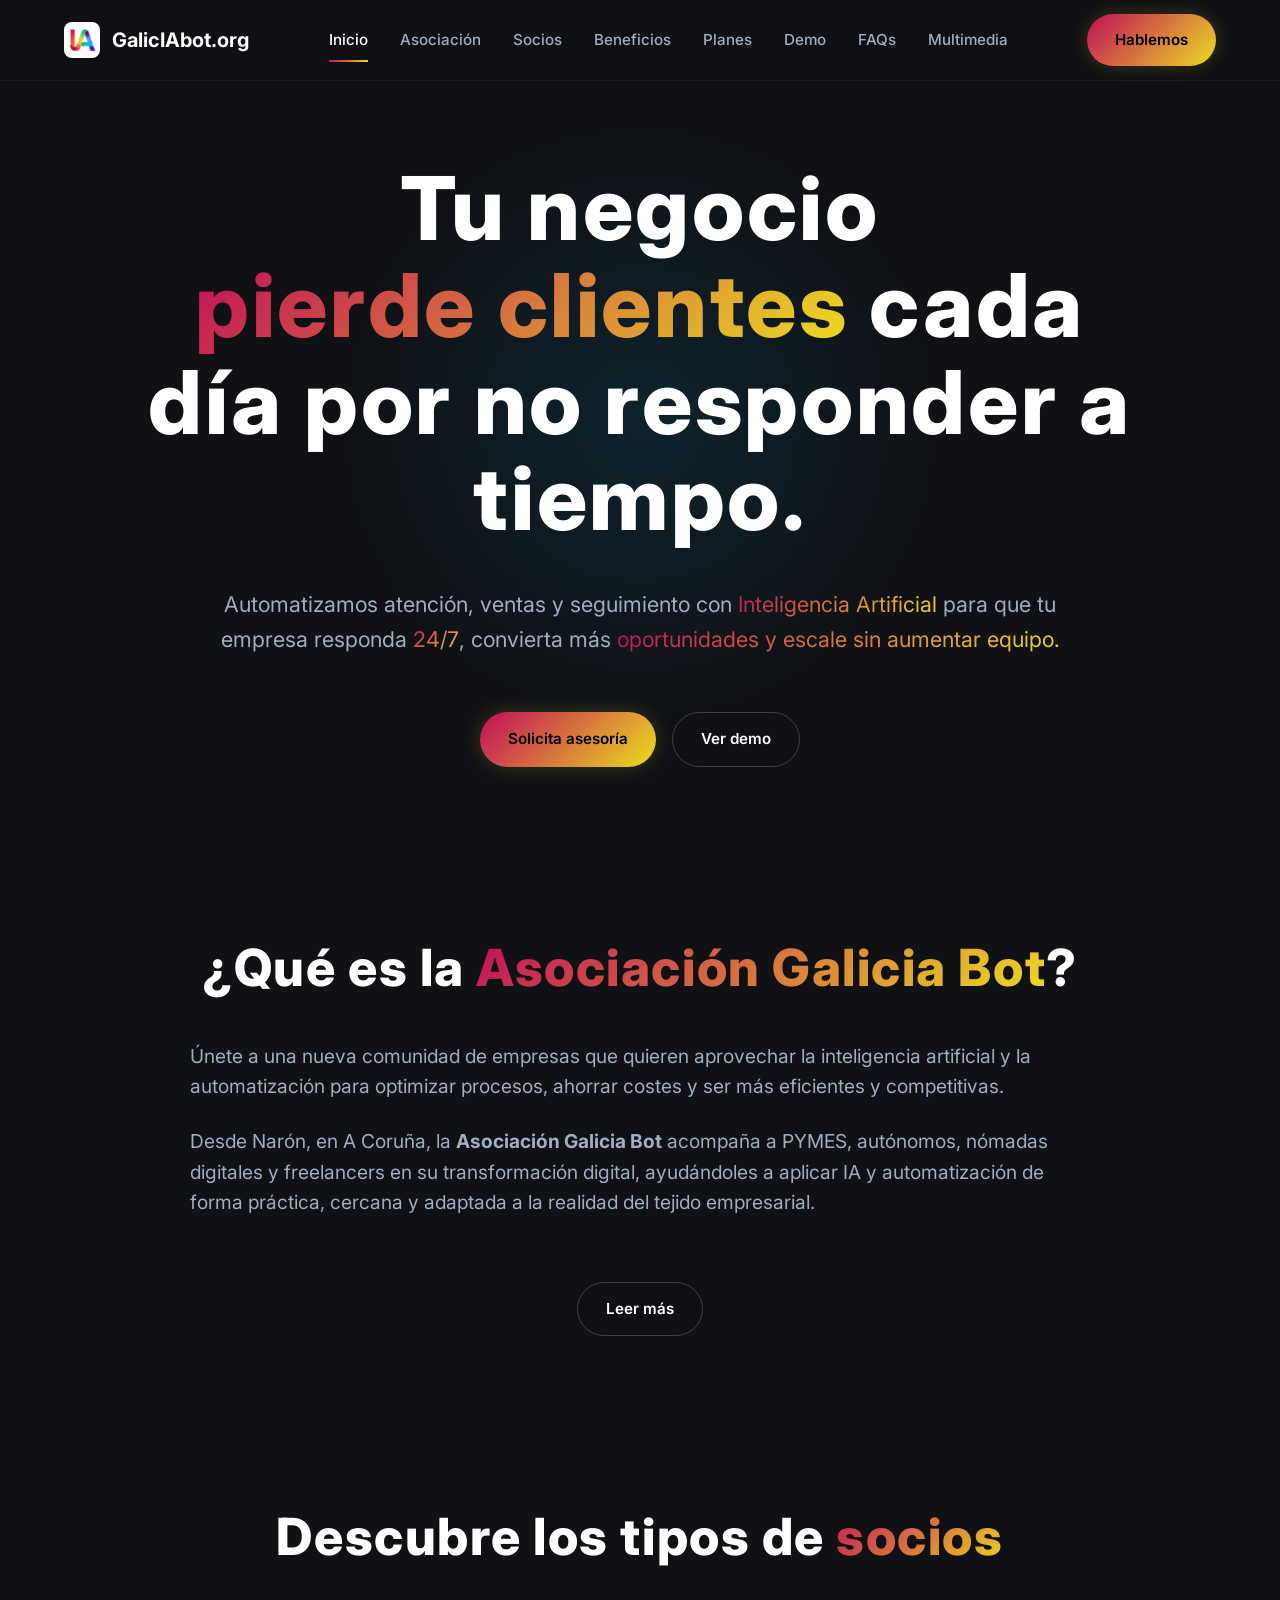
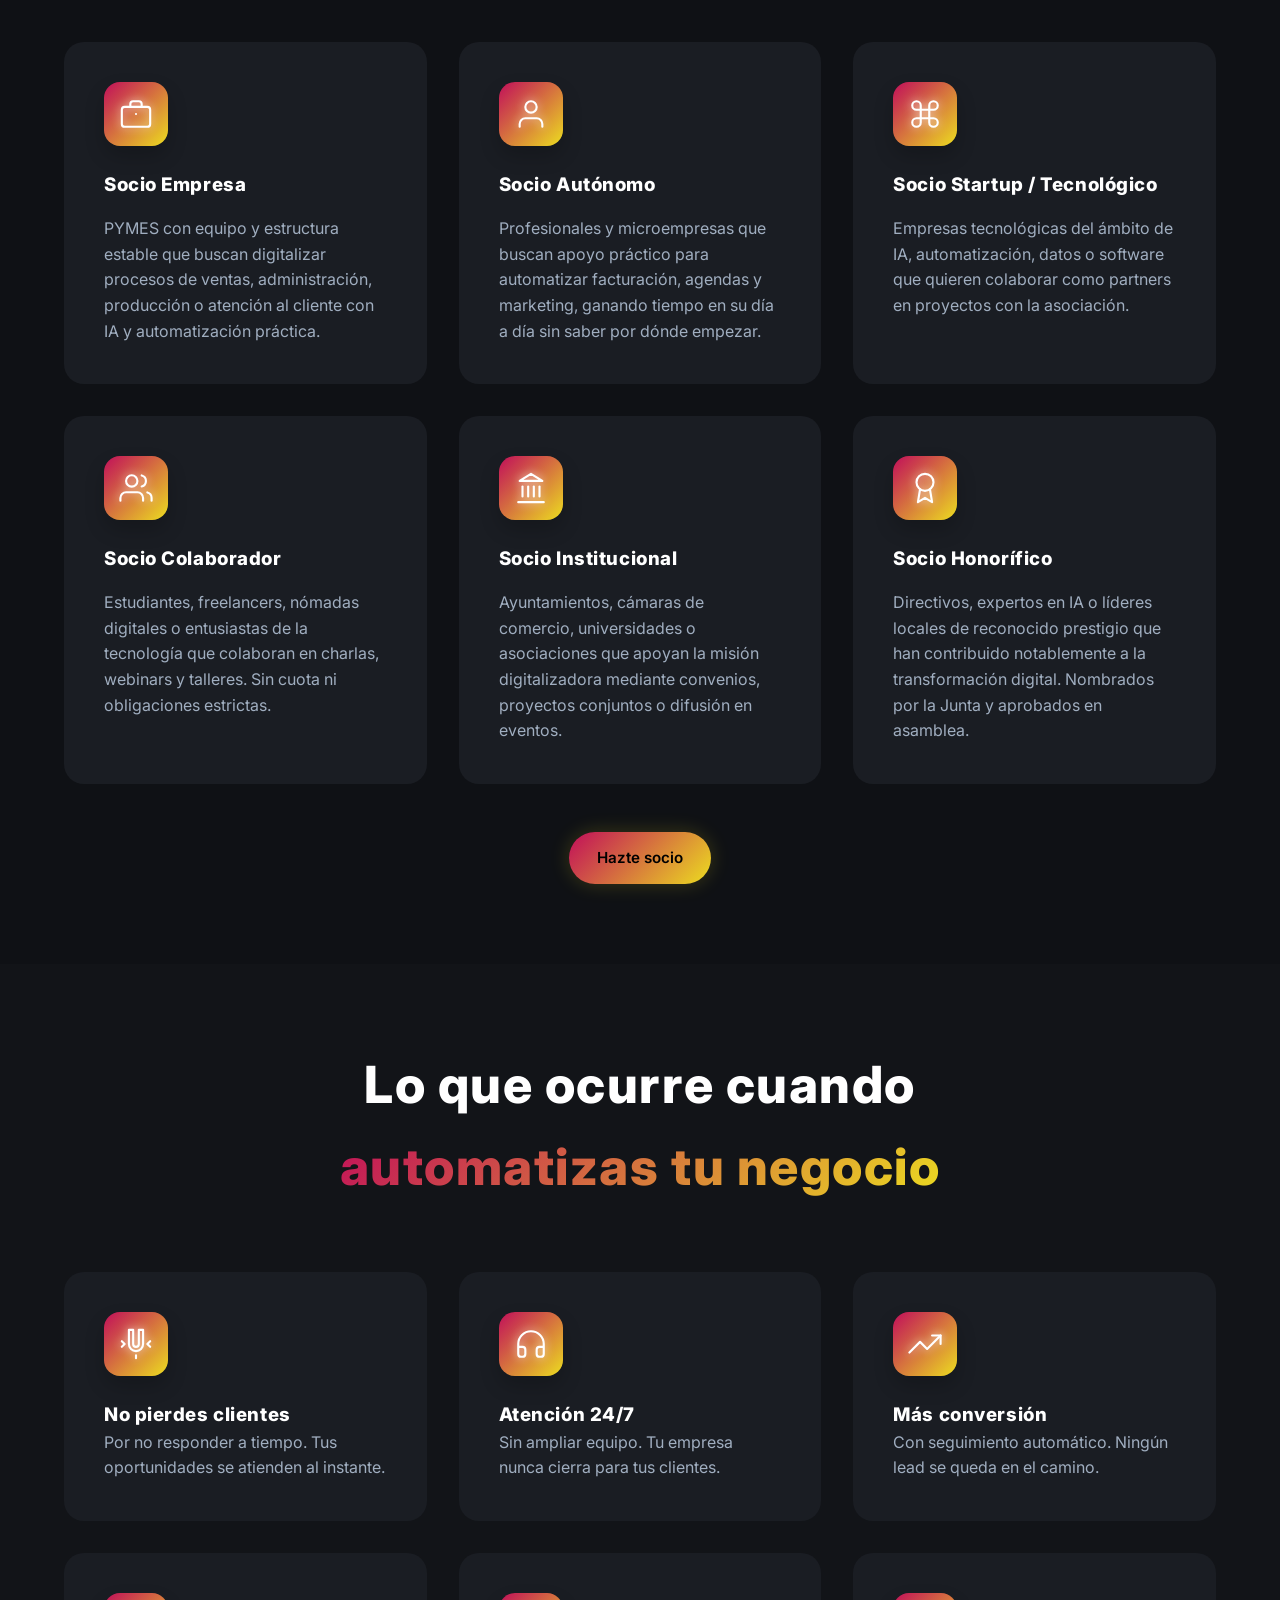
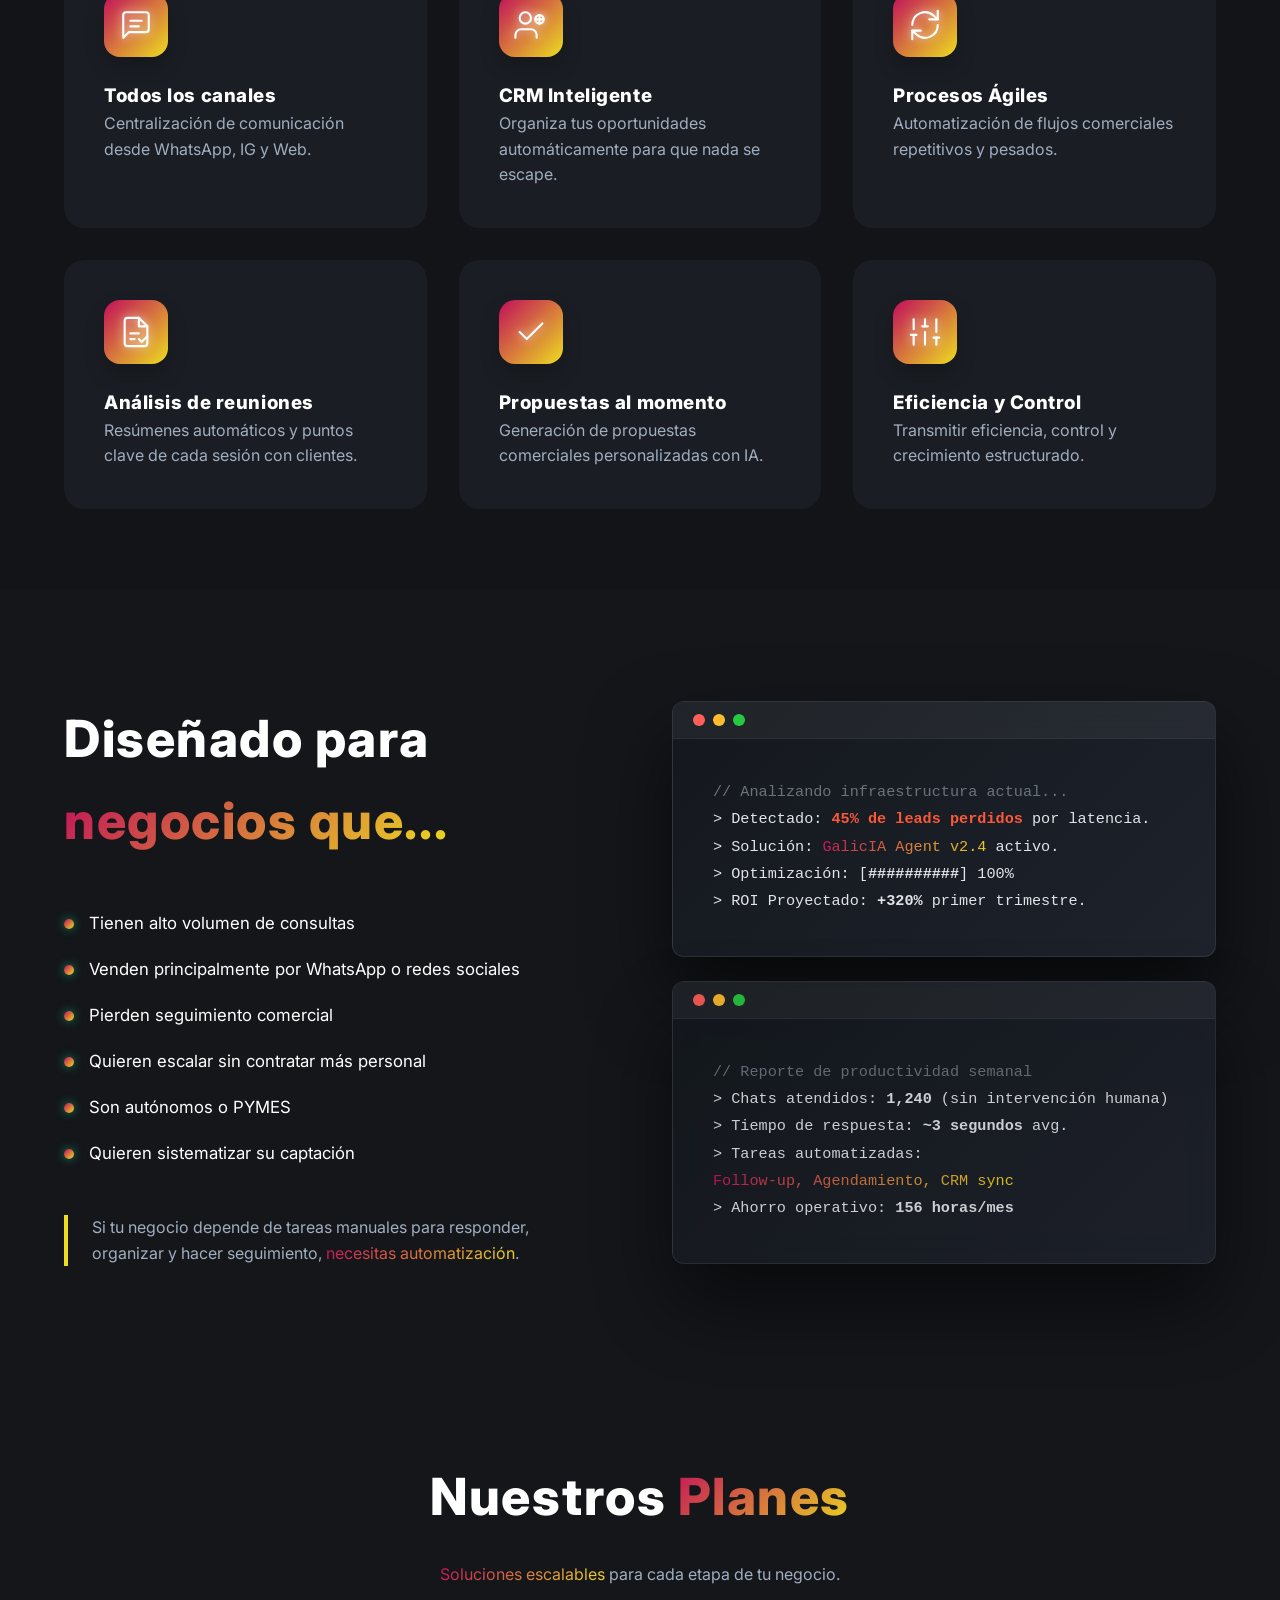
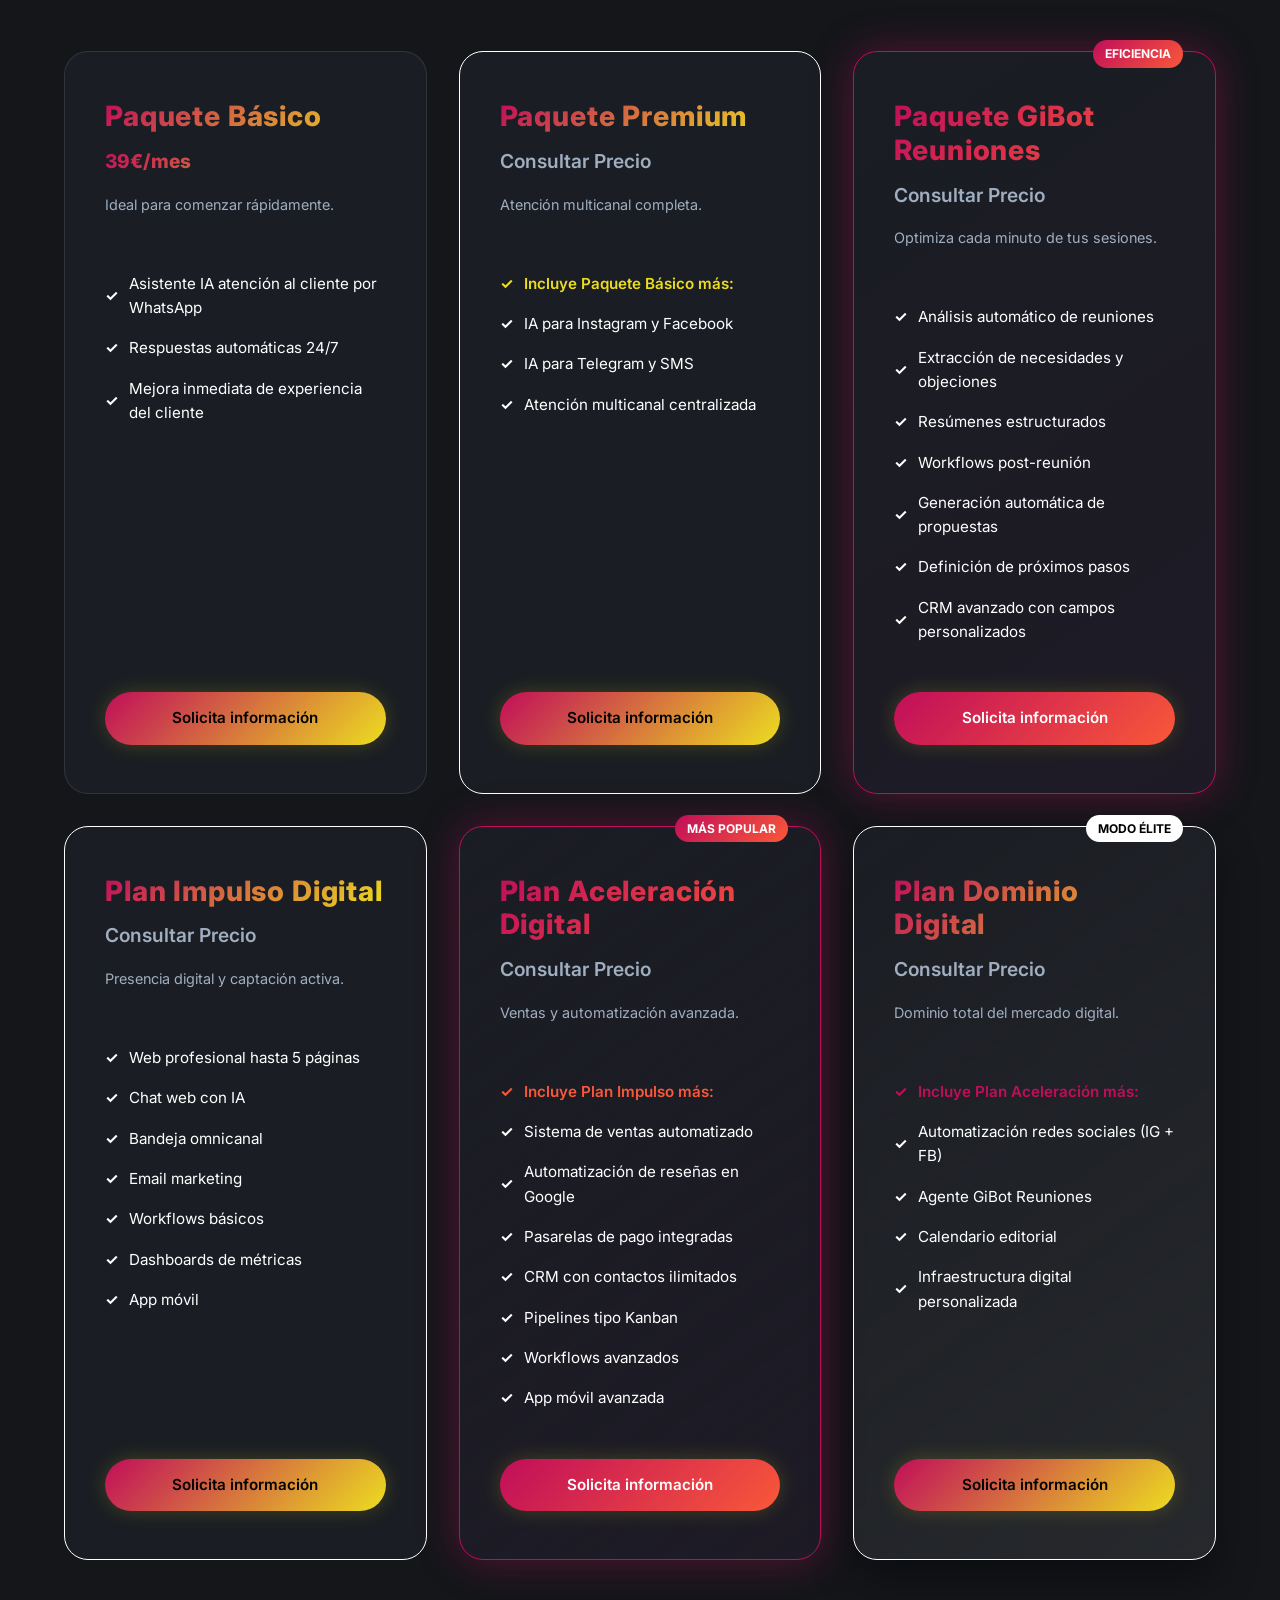
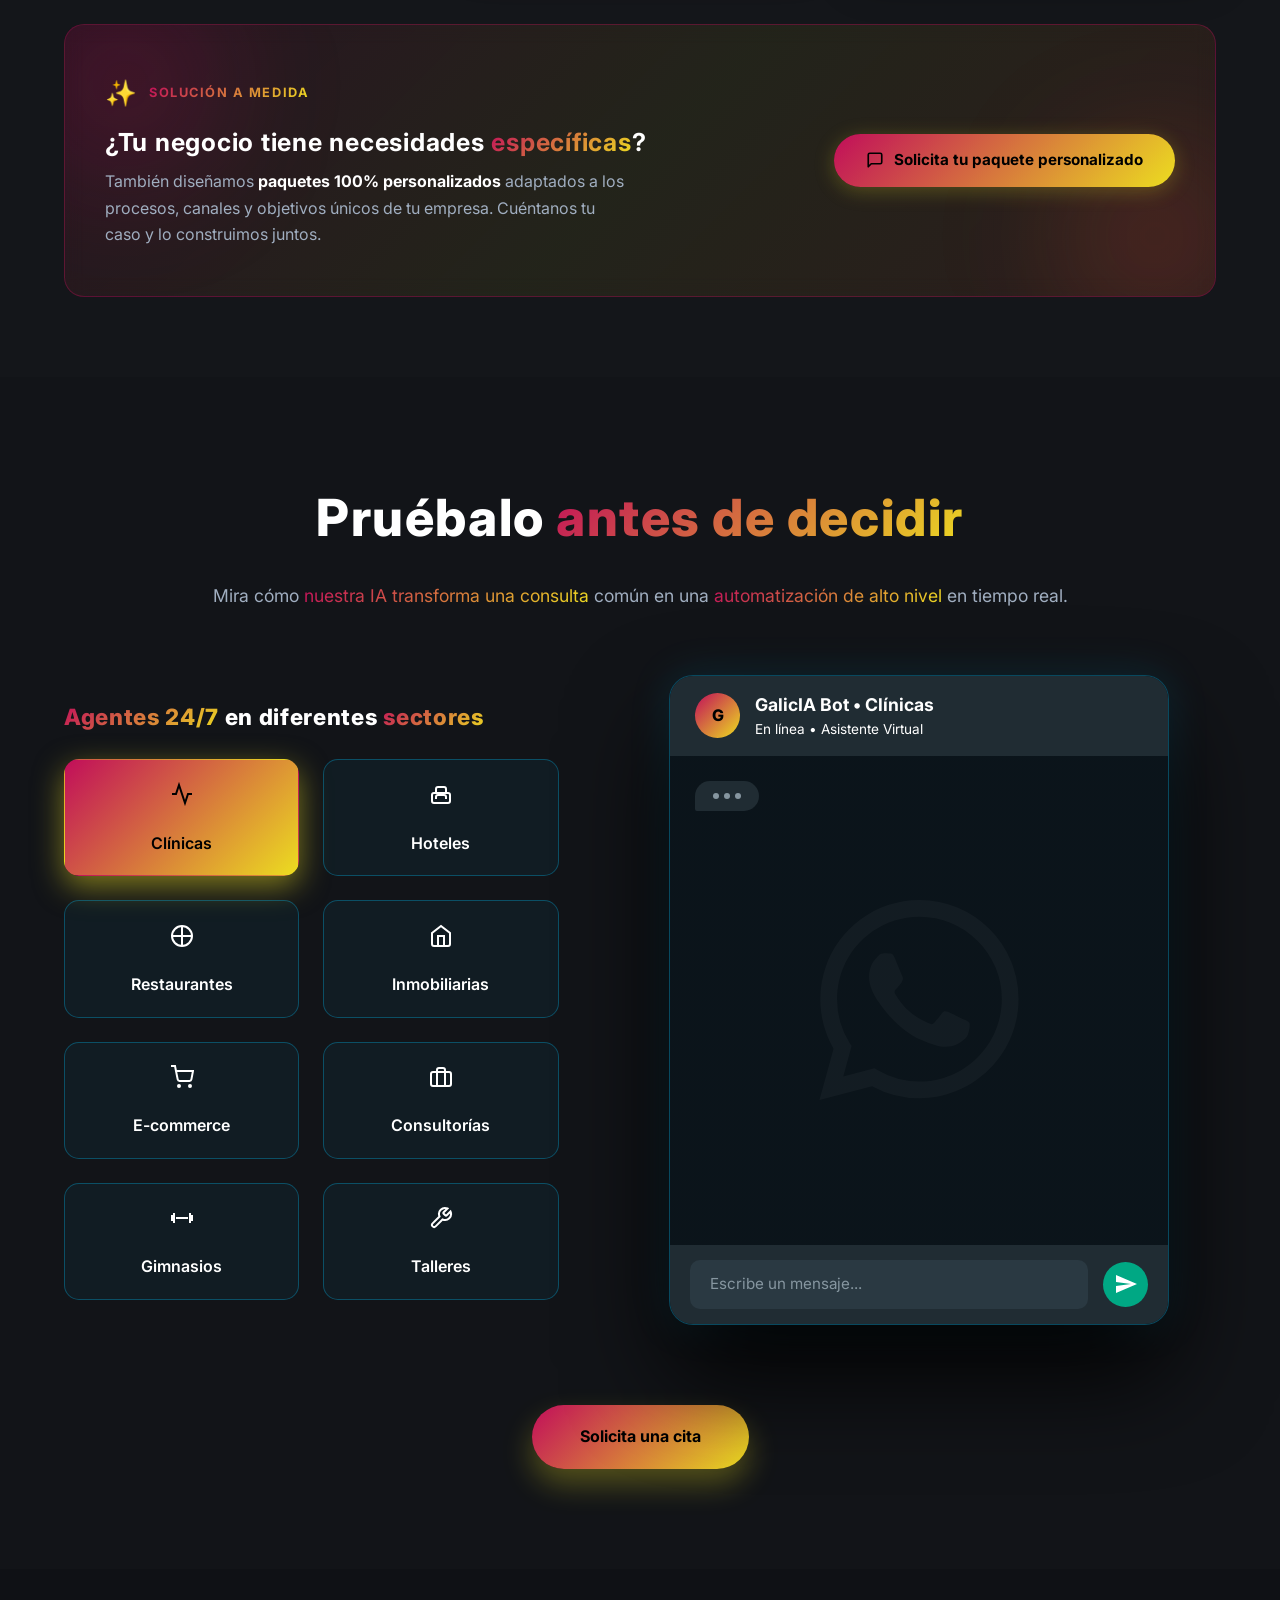
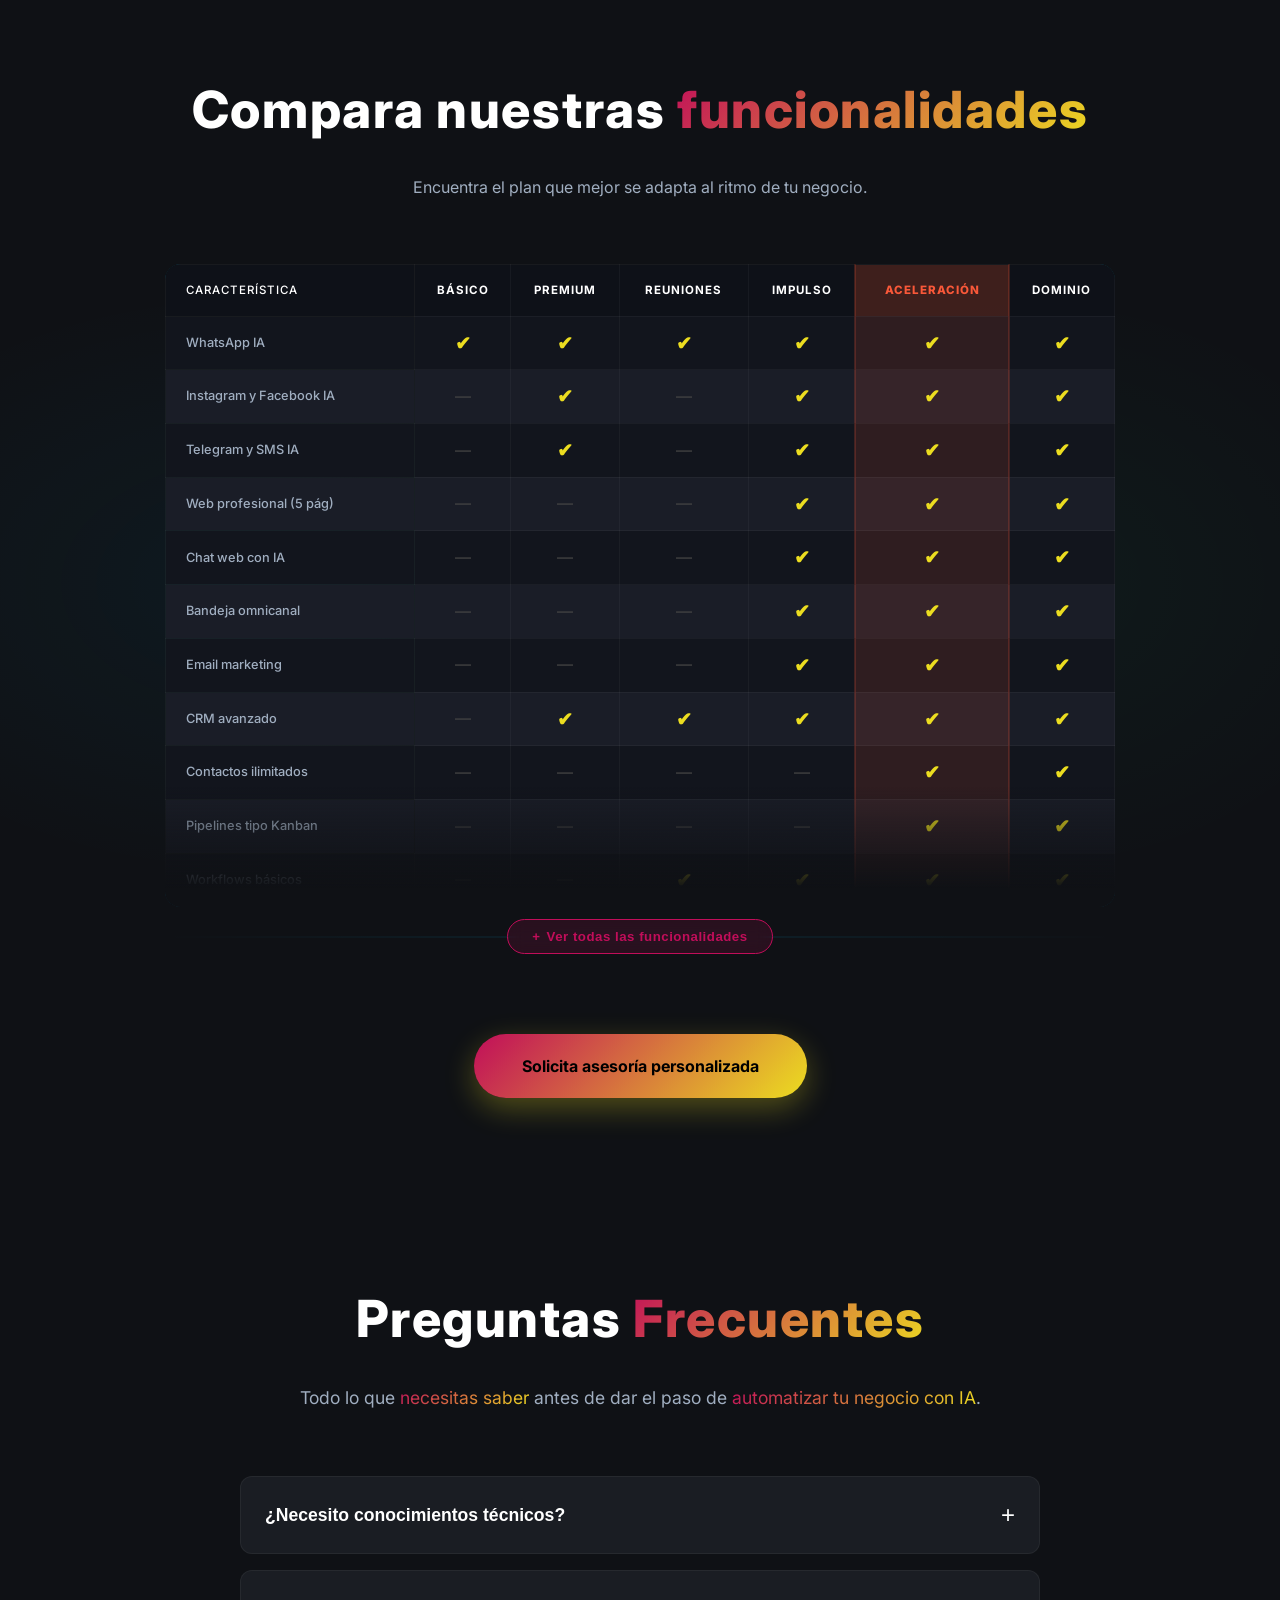
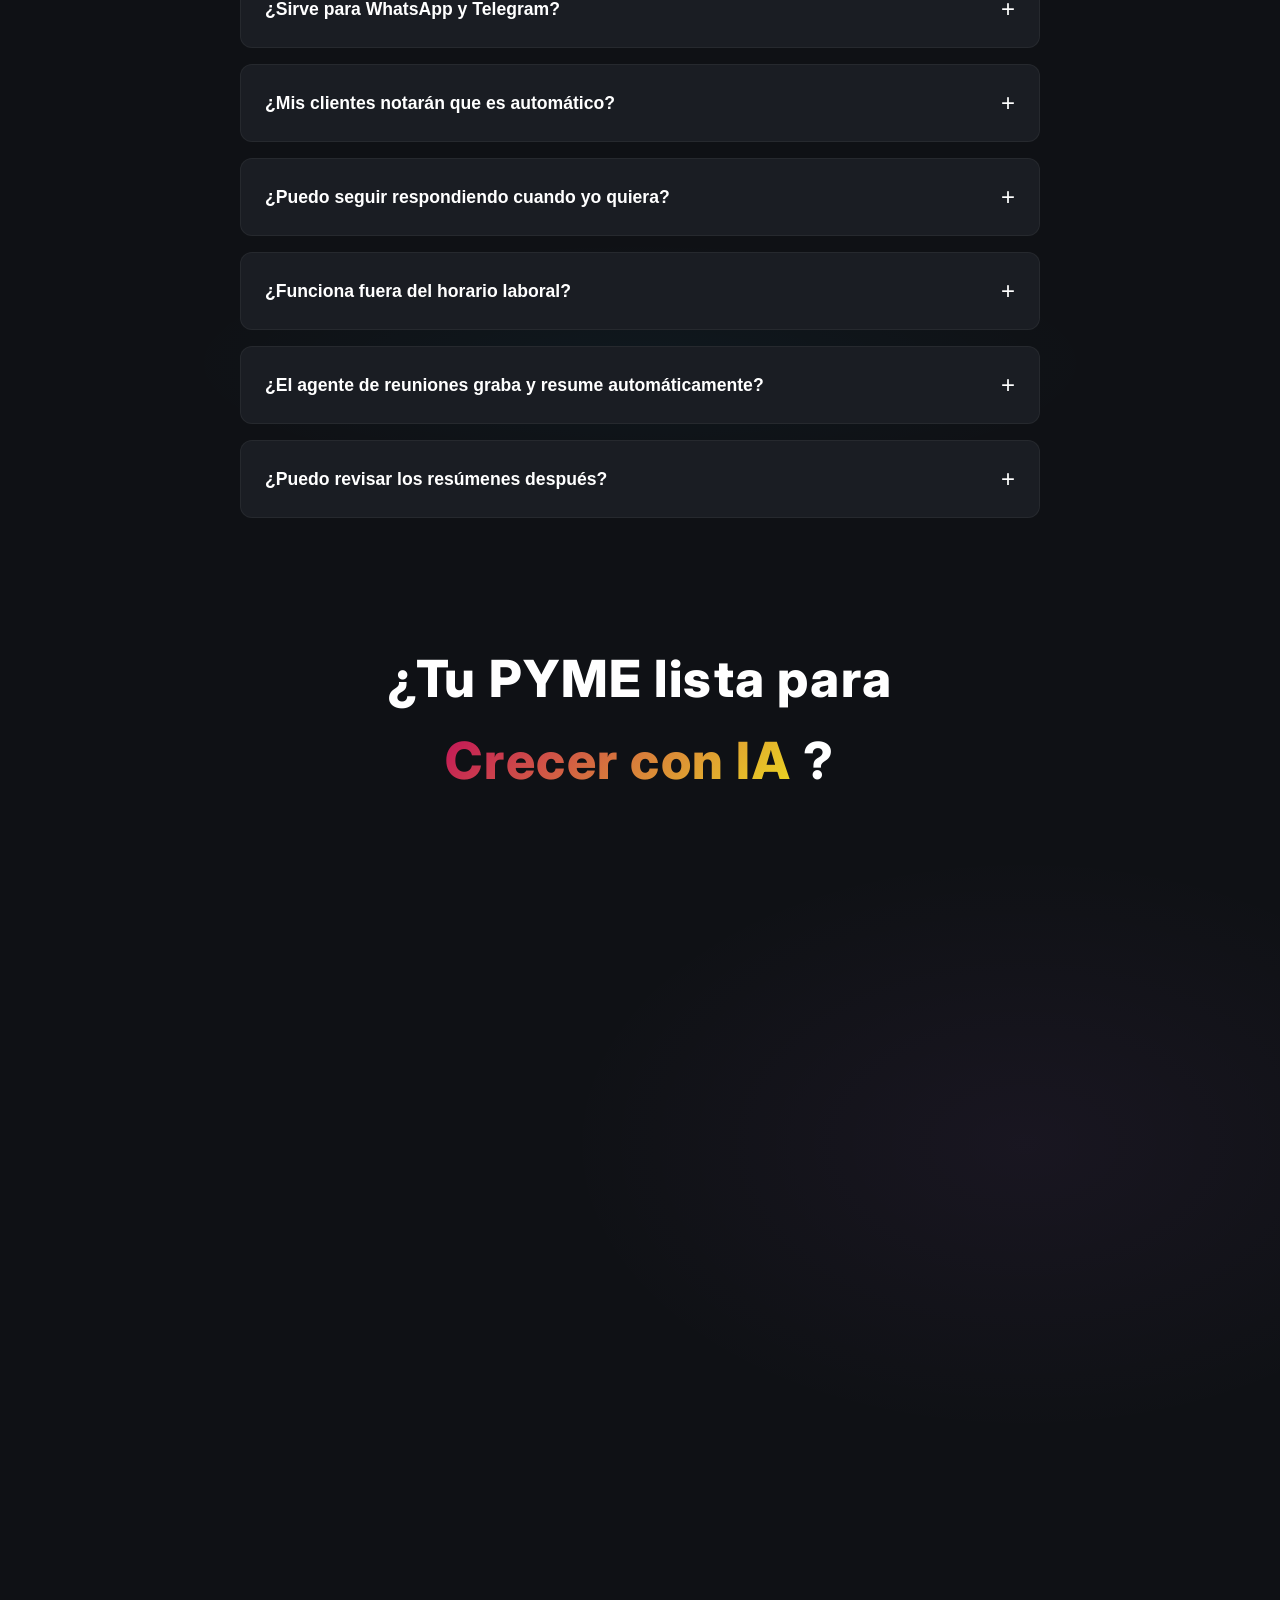
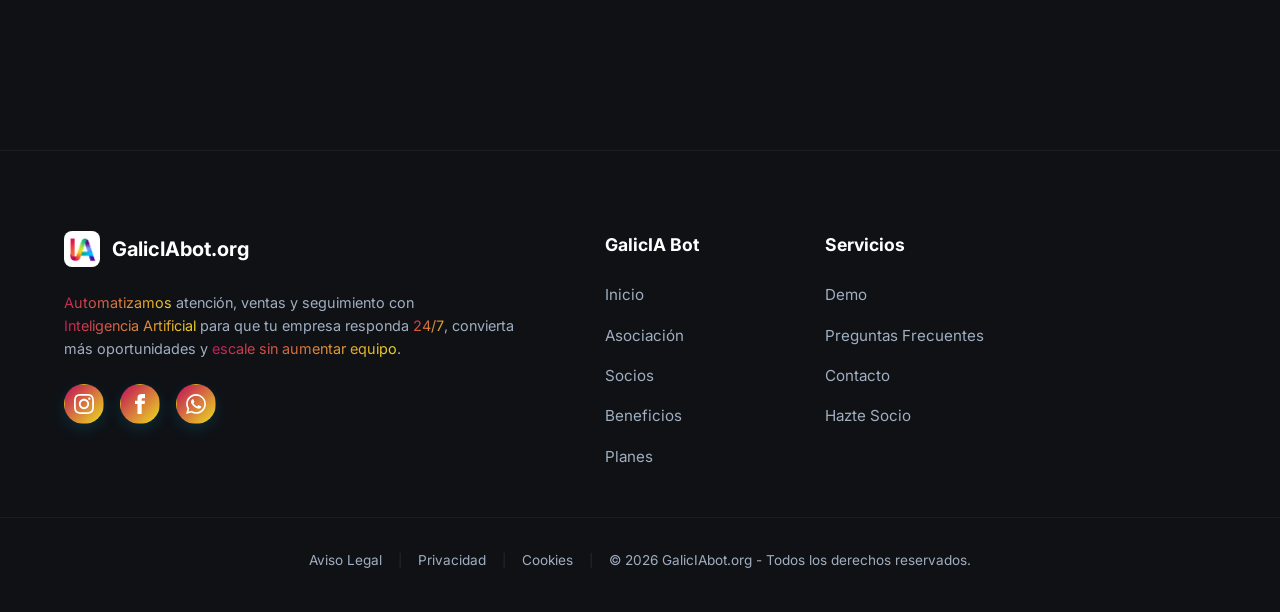
<file: index.html>
<!DOCTYPE html>
<html lang="es">

<head>

    <meta name="viewport" content="width=device-width, initial-scale=1.0">

    <meta charset="utf-8" />
    <meta name="facebook-domain-verification" content="a0ppevcuypzm90xwlfvd3e6fep1al2" />
    <title>Asociación Galicia Bot</title>

    <meta name="description"
        content="Potencia tu negocio con agentes de inteligencia artificial personalizados. Automatiza tu atención al cliente y optimiza tus procesos.">
    <link rel="stylesheet" href="layout.css">
    <link rel="stylesheet" href="theme.css">
    <link rel="icon" type="image/png" href="Logos RECORTADOS/Logo GalicIABot recortado-08.png">
</head>

<body>

    <!-- Navbar -->
    <nav>
        <div class="container">
            <a href="#" class="logo">
                <img src="Logos RECORTADOS/Logo GalicIABot recortado-08.png" alt="GalicIAbot" class="logo-icon">
                <span>GalicIAbot.org</span>
            </a>
            <div class="nav-links">
                <a href="#inicio" class="active"
                    onclick="document.querySelectorAll('.nav-links a').forEach(el=>el.classList.remove('active')); this.classList.add('active');">Inicio</a>
                <a href="#asociacion"
                    onclick="document.querySelectorAll('.nav-links a').forEach(el=>el.classList.remove('active')); this.classList.add('active');">Asociación</a>
                <a href="#socios"
                    onclick="document.querySelectorAll('.nav-links a').forEach(el=>el.classList.remove('active')); this.classList.add('active');">Socios</a>
                <a href="#beneficios"
                    onclick="document.querySelectorAll('.nav-links a').forEach(el=>el.classList.remove('active')); this.classList.add('active');">Beneficios</a>
                <a href="#planes"
                    onclick="document.querySelectorAll('.nav-links a').forEach(el=>el.classList.remove('active')); this.classList.add('active');">Planes</a>
                <a href="#demo"
                    onclick="document.querySelectorAll('.nav-links a').forEach(el=>el.classList.remove('active')); this.classList.add('active');">Demo</a>
                <a href="#faq"
                    onclick="document.querySelectorAll('.nav-links a').forEach(el=>el.classList.remove('active')); this.classList.add('active');">FAQs</a>
                <a href="multimedia.html">Multimedia</a>
            </div>
            <a href="#contacto-leads" class="btn btn-primary">Hablemos</a>
        </div>
    </nav>

    <!-- Hero Section -->
    <section class="hero" id="inicio">
        <div class="hero-glow"></div>
        <div class="hero-content">
            <h1>Tu negocio <span class="gradient-text">pierde clientes</span> cada día por no responder a tiempo.</h1>
            <p>Automatizamos atención, ventas y seguimiento con <span class="gradient-text">Inteligencia
                    Artificial</span> para que tu empresa responda <span class="gradient-text">24/7</span>, convierta
                más <span class="gradient-text">oportunidades y escale sin aumentar equipo.</span></p>
            <div style="display: flex; gap: 1rem; justify-content: center; flex-wrap: wrap;">
                <a href="#contacto-leads" class="btn btn-primary">Solicita asesoría</a>
                <a href="#demo" class="btn btn-outline">Ver demo</a>
            </div>
        </div>
    </section>

    <!-- Asociacion Section -->
    <section id="asociacion">
        <div class="container">
            <div style="text-align: center; max-width: 1100px; margin: 0 auto;">
                <h2 class="section-title">¿Qué es la <span class="gradient-text">Asociación Galicia Bot</span>?</h2>
                <div class="asociacion-text-block">
                    <p style="color: var(--text-muted); font-size: 1.2rem; line-height: 1.6; margin-bottom: 1.5rem;">
                        Únete a una nueva comunidad de empresas que quieren aprovechar la inteligencia artificial y la
                        automatización para optimizar procesos, ahorrar costes y ser más eficientes y competitivas.
                    </p>
                    <p style="color: var(--text-muted); font-size: 1.2rem; line-height: 1.6;">
                        Desde Narón, en A Coruña, la <strong>Asociación Galicia Bot</strong> acompaña a PYMES,
                        autónomos, nómadas digitales y freelancers en su transformación digital, ayudándoles a aplicar
                        IA y automatización de forma práctica, cercana y adaptada a la realidad del tejido empresarial.
                    </p>
                </div>

                <div class="asociacion-expandable">
                    <!-- 1. Quiénes somos -->
                    <div class="asociacion-sub-section">
                        <h3>Quiénes somos</h3>
                        <p style="color: var(--text-muted); font-size: 1.1rem; line-height: 1.6; font-style: italic;">
                            "Nacemos de la necesidad de empresarios reales, como nosotros —<strong>Eloy Taboada, Miguel
                                Galeiras, Leo Galeiras, Alejandra Villegas e Italo Taquila</strong>—, que pilotamos
                            PYMES gallegas y sabemos lo que cuesta innovar sin o con pocos recursos. No nos quedamos
                            atrás en este cambio; te ayudamos a integrar IA y automatización en tus procesos con
                            sencillez, proximidad y foco en lo que realmente importa para tu negocio y tu vida."
                        </p>
                    </div>

                    <!-- 2. Beneficios -->
                    <div class="asociacion-sub-section">
                        <h3>Beneficios de ser socio</h3>
                        <p style="color: var(--text-main); font-weight: 600; margin-bottom: 2rem;">
                            ¿Qué ganas al ser socio de la Asociación Galicia Bot?
                        </p>
                        <ul class="asociacion-list">
                            <li>
                                <strong>💡 Innovación y ayudas</strong>
                                Acceso preferente a información sobre convocatorias, subvenciones y programas de apoyo a
                                la digitalización e IA en Galicia o España.
                            </li>
                            <li>
                                <strong>🤝 Red de contactos</strong>
                                Formar parte de una red de empresas, profesionales y socios tecnológicos que comparten
                                retos, casos de éxito y oportunidades.
                            </li>
                            <li>
                                <strong>📚 Formación práctica</strong>
                                Talleres, sesiones y recursos sobre IA aplicada a PYMES (automatización, chatbots,
                                asistentes virtuales, analítica, etc.).
                            </li>
                            <li>
                                <strong>🌟 Visibilidad</strong>
                                Aparición como “Socio Galicia Bot” en la web y comunicaciones, reforzando tu imagen
                                innovadora y credibilidad.
                            </li>
                            <li>
                                <strong>🚀 Acompañamiento</strong>
                                Orientación inicial sobre cómo empezar con la IA, qué automatizar primero y cómo cumplir
                                con la normativa.
                            </li>
                            <li>
                                <strong>💰 Ventajas económicas</strong>
                                Descuentos y condiciones preferentes en servicios, proyectos piloto o soluciones de
                                automatización de socios colaboradores.
                            </li>
                        </ul>
                    </div>
                </div>

                <a href="#" class="btn btn-outline btn-read-more">Leer más</a>
            </div>
        </div>
    </section>

    <!-- Socios Section -->
    <section id="socios">
        <div class="container">
            <div style="text-align: center; max-width: 1100px; margin: 0 auto;">
                <h2 class="section-title">Descubre los tipos de <span class="gradient-text">socios</span></h2>


            </div>

            <div class="features-grid">
                <!-- Socio Empresa -->
                <div class="feature-card">
                    <div class="feature-icon">
                        <svg viewBox="0 0 24 24" fill="none" stroke="currentColor" stroke-width="2"
                            stroke-linecap="round" stroke-linejoin="round">
                            <rect x="2" y="7" width="20" height="14" rx="2" />
                            <path d="M16 7V5a2 2 0 0 0-2-2h-4a2 2 0 0 0-2 2v2" />
                            <line x1="12" y1="12" x2="12" y2="12.01" />
                        </svg>
                    </div>
                    <h3>Socio Empresa</h3>
                    <p style="margin-top: 1rem;">PYMES con equipo y estructura estable que buscan digitalizar
                        procesos de ventas, administración, producción o atención al cliente con IA y
                        automatización práctica.</p>
                </div>
                <!-- Socio Autónomo -->
                <div class="feature-card">
                    <div class="feature-icon">
                        <svg viewBox="0 0 24 24" fill="none" stroke="currentColor" stroke-width="2"
                            stroke-linecap="round" stroke-linejoin="round">
                            <path d="M20 21v-2a4 4 0 0 0-4-4H8a4 4 0 0 0-4 4v2" />
                            <circle cx="12" cy="7" r="4" />
                        </svg>
                    </div>
                    <h3>Socio Autónomo</h3>
                    <p style="margin-top: 1rem;">Profesionales y microempresas que buscan apoyo práctico
                        para automatizar facturación, agendas y marketing, ganando tiempo en su día a
                        día sin saber por dónde empezar.</p>
                </div>
                <!-- Socio Startup / Tecnológico -->
                <div class="feature-card">
                    <div class="feature-icon">
                        <svg viewBox="0 0 24 24" fill="none" stroke="currentColor" stroke-width="2"
                            stroke-linecap="round" stroke-linejoin="round">
                            <path
                                d="M18 3a3 3 0 0 0-3 3v12a3 3 0 0 0 3 3 3 3 0 0 0 3-3 3 3 0 0 0-3-3H6a3 3 0 0 0-3 3 3 3 0 0 0 3 3 3 3 0 0 0 3-3V6a3 3 0 0 0-3-3 3 3 0 0 0-3 3 3 3 0 0 0 3 3h12a3 3 0 0 0 3-3 3 3 0 0 0-3-3z" />
                        </svg>
                    </div>
                    <h3>Socio Startup / Tecnológico</h3>
                    <p style="margin-top: 1rem;">Empresas tecnológicas del ámbito de IA, automatización,
                        datos o software que quieren colaborar como partners en proyectos con la
                        asociación.</p>
                </div>
                <!-- Socio Colaborador -->
                <div class="feature-card">
                    <div class="feature-icon">
                        <svg viewBox="0 0 24 24" fill="none" stroke="currentColor" stroke-width="2"
                            stroke-linecap="round" stroke-linejoin="round">
                            <path d="M17 21v-2a4 4 0 0 0-4-4H5a4 4 0 0 0-4 4v2" />
                            <circle cx="9" cy="7" r="4" />
                            <path d="M23 21v-2a4 4 0 0 0-3-3.87" />
                            <path d="M16 3.13a4 4 0 0 1 0 7.75" />
                        </svg>
                    </div>
                    <h3>Socio Colaborador</h3>
                    <p style="margin-top: 1rem;">Estudiantes, freelancers, nómadas digitales o
                        entusiastas de la tecnología que colaboran en charlas, webinars y talleres.
                        Sin cuota ni obligaciones estrictas.</p>
                </div>
                <!-- Socio Institucional -->
                <div class="feature-card">
                    <div class="feature-icon">
                        <svg viewBox="0 0 24 24" fill="none" stroke="currentColor" stroke-width="2"
                            stroke-linecap="round" stroke-linejoin="round">
                            <line x1="3" y1="22" x2="21" y2="22" />
                            <line x1="6" y1="18" x2="6" y2="11" />
                            <line x1="10" y1="18" x2="10" y2="11" />
                            <line x1="14" y1="18" x2="14" y2="11" />
                            <line x1="18" y1="18" x2="18" y2="11" />
                            <polygon points="12 2 20 7 4 7" />
                        </svg>
                    </div>
                    <h3>Socio Institucional</h3>
                    <p style="margin-top: 1rem;">Ayuntamientos, cámaras de comercio, universidades o
                        asociaciones que apoyan la misión digitalizadora mediante convenios, proyectos
                        conjuntos o difusión en eventos.</p>
                </div>
                <!-- Socio Honorífico -->
                <div class="feature-card">
                    <div class="feature-icon">
                        <svg viewBox="0 0 24 24" fill="none" stroke="currentColor" stroke-width="2"
                            stroke-linecap="round" stroke-linejoin="round">
                            <circle cx="12" cy="8" r="6" />
                            <path d="M15.477 12.89L17 22l-5-3-5 3 1.523-9.11" />
                        </svg>
                    </div>
                    <h3>Socio Honorífico</h3>
                    <p style="margin-top: 1rem;">Directivos, expertos en IA o líderes locales de
                        reconocido prestigio que han contribuido notablemente a la transformación
                        digital. Nombrados por la Junta y aprobados en asamblea.</p>
                </div>
            </div>

            <div style="text-align: center; margin-top: 3rem;">
                <a href="registro-socios.html" class="btn btn-primary">Hazte socio</a>
            </div>
        </div>

    </section>

    <!-- Benefits Section -->
    <section id="beneficios" style="background: rgba(255,255,255,0.01);">
        <div class="container">
            <div style="text-align: center; max-width: 900px; margin: 0 auto; margin-bottom: 4rem;">
                <h2 class="section-title">Lo que ocurre cuando <span class="gradient-text">automatizas tu negocio</span>
                </h2>
            </div>

            <div class="features-grid">
                <div class="feature-card">
                    <div class="feature-icon">
                        <svg viewBox="0 0 24 24" fill="none" stroke="currentColor" stroke-width="2"
                            stroke-linecap="round" stroke-linejoin="round">
                            <path d="M17 12c0 2.8-2.2 5-5 5s-5-2.2-5-5V2h3v10c0 1.1.9 2 2 2s2-.9 2-2V2h3v10z" />
                            <path d="M2 10l2 2-2 2M22 10l-2 2 2 2M12 20v2" />
                        </svg>
                    </div>
                    <h3>No pierdes clientes</h3>
                    <p>Por no responder a tiempo. Tus oportunidades se atienden al instante.</p>
                </div>
                <div class="feature-card">
                    <div class="feature-icon">
                        <svg viewBox="0 0 24 24" fill="none" stroke="currentColor" stroke-width="2"
                            stroke-linecap="round" stroke-linejoin="round">
                            <path
                                d="M3 14h3a2 2 0 0 1 2 2v3a2 2 0 0 1-2 2H5a2 2 0 0 1-2-2v-7a9 9 0 0 1 18 0v7a2 2 0 0 1-2 2h-1a2 2 0 0 1-2-2v-3a2 2 0 0 1 2-2h3" />
                        </svg>
                    </div>
                    <h3>Atención 24/7</h3>
                    <p>Sin ampliar equipo. Tu empresa nunca cierra para tus clientes.</p>
                </div>
                <div class="feature-card">
                    <div class="feature-icon">
                        <svg viewBox="0 0 24 24" fill="none" stroke="currentColor" stroke-width="2"
                            stroke-linecap="round" stroke-linejoin="round">
                            <polyline points="23 6 13.5 15.5 8.5 10.5 1 18" />
                            <polyline points="17 6 23 6 23 12" />
                        </svg>
                    </div>
                    <h3>Más conversión</h3>
                    <p>Con seguimiento automático. Ningún lead se queda en el camino.</p>
                </div>
                <div class="feature-card">
                    <div class="feature-icon">
                        <svg viewBox="0 0 24 24" fill="none" stroke="currentColor" stroke-width="2"
                            stroke-linecap="round" stroke-linejoin="round">
                            <path d="M21 15a2 2 0 0 1-2 2H7l-4 4V5a2 2 0 0 1 2-2h14a2 2 0 0 1 2 2z" />
                            <path d="M8 9h8M8 13h6" />
                        </svg>
                    </div>
                    <h3>Todos los canales</h3>
                    <p>Centralización de comunicación desde WhatsApp, IG y Web.</p>
                </div>
                <div class="feature-card">
                    <div class="feature-icon">
                        <svg viewBox="0 0 24 24" fill="none" stroke="currentColor" stroke-width="2"
                            stroke-linecap="round" stroke-linejoin="round">
                            <path d="M16 21v-2a4 4 0 0 0-4-4H5a4 4 0 0 0-4 4v2" />
                            <circle cx="8" cy="7" r="4" />
                            <circle cx="18" cy="8" r="3" />
                            <path d="M18 5v6M15 8h6" />
                        </svg>
                    </div>
                    <h3>CRM Inteligente</h3>
                    <p>Organiza tus oportunidades automáticamente para que nada se escape.</p>
                </div>
                <div class="feature-card">
                    <div class="feature-icon">
                        <svg viewBox="0 0 24 24" fill="none" stroke="currentColor" stroke-width="2"
                            stroke-linecap="round" stroke-linejoin="round">
                            <path d="M21 2v6h-6" />
                            <path d="M3 12a9 9 0 0 1 15-6.7L21 8" />
                            <path d="M3 22v-6h6" />
                            <path d="M21 12a9 9 0 0 1-15 6.7L3 16" />
                        </svg>
                    </div>
                    <h3>Procesos Ágiles</h3>
                    <p>Automatización de flujos comerciales repetitivos y pesados.</p>
                </div>
                <div class="feature-card">
                    <div class="feature-icon">
                        <svg viewBox="0 0 24 24" fill="none" stroke="currentColor" stroke-width="2"
                            stroke-linecap="round" stroke-linejoin="round">
                            <path d="M14 2H6a2 2 0 0 0-2 2v16a2 2 0 0 0 2 2h12a2 2 0 0 0 2-2V8z" />
                            <polyline points="14 2 14 8 20 8" />
                            <path d="M8 13h6M8 17h3" />
                            <polyline points="14 17 16 19 20 15" />
                        </svg>
                    </div>
                    <h3>Análisis de reuniones</h3>
                    <p>Resúmenes automáticos y puntos clave de cada sesión con clientes.</p>
                </div>
                <div class="feature-card">
                    <div class="feature-icon">
                        <svg viewBox="0 0 24 24" fill="none" stroke="currentColor" stroke-width="2"
                            stroke-linecap="round" stroke-linejoin="round">
                            <polyline points="20 6 9 17 4 12" />
                        </svg>
                    </div>
                    <h3>Propuestas al momento</h3>
                    <p>Generación de propuestas comerciales personalizadas con IA.</p>
                </div>
                <div class="feature-card">
                    <div class="feature-icon">
                        <svg viewBox="0 0 24 24" fill="none" stroke="currentColor" stroke-width="2"
                            stroke-linecap="round" stroke-linejoin="round">
                            <line x1="4" y1="21" x2="4" y2="14" />
                            <line x1="4" y1="10" x2="4" y2="3" />
                            <line x1="12" y1="21" x2="12" y2="12" />
                            <line x1="12" y1="8" x2="12" y2="3" />
                            <line x1="20" y1="21" x2="20" y2="16" />
                            <line x1="20" y1="12" x2="20" y2="3" />
                            <line x1="2" y1="14" x2="6" y2="14" />
                            <line x1="10" y1="8" x2="14" y2="8" />
                            <line x1="18" y1="16" x2="22" y2="16" />
                        </svg>
                    </div>
                    <h3>Eficiencia y Control</h3>
                    <p>Transmitir eficiencia, control y crecimiento estructurado.</p>
                </div>
            </div>
        </div>
    </section>

    <!-- Target Audience Section -->
    <section id="para-quien" style="background: rgba(255,255,255,0.02);">
        <div class="container">
            <div class="target-grid">
                <div class="target-text">
                    <h2 class="section-title" style="text-align: left; margin-bottom: 3rem;">Diseñado para <span
                            class="gradient-text">negocios que...</span></h2>
                    <ul class="target-list">
                        <li><span>Tienen alto volumen de consultas</span></li>
                        <li><span>Venden principalmente por WhatsApp o redes sociales</span></li>
                        <li><span>Pierden seguimiento comercial</span></li>
                        <li><span>Quieren escalar sin contratar más personal</span></li>
                        <li><span>Son autónomos o PYMES</span></li>
                        <li><span>Quieren sistematizar su captación</span></li>
                    </ul>
                    <p class="target-footer">Si tu negocio depende de tareas manuales para responder, organizar y hacer
                        seguimiento, <span class="gradient-text">necesitas automatización</span>.</p>
                </div>
                <div class="target-visual">
                    <div class="console-window">
                        <div class="console-header">
                            <span class="dot red"></span>
                            <span class="dot yellow"></span>
                            <span class="dot green"></span>
                        </div>
                        <div class="console-body">
                            <p class="console-comment">// Analizando infraestructura actual...</p>
                            <p class="console-line">> Detectado: <span class="color-alert">45% de leads perdidos</span>
                                por latencia.</p>
                            <p class="console-line">> Solución: <span class="gradient-text">GalicIA Agent v2.4</span>
                                activo.</p>
                            <p class="console-line">> Optimización: [<span class="color-mint">##########</span>] 100%
                            </p>
                            <p class="console-line">> ROI Proyectado: <span class="color-mint">+320%</span> primer
                                trimestre.</p>
                        </div>
                    </div>
                    <div class="console-window second">
                        <div class="console-header">
                            <span class="dot red"></span>
                            <span class="dot yellow"></span>
                            <span class="dot green"></span>
                        </div>
                        <div class="console-body">
                            <p class="console-comment">// Reporte de productividad semanal</p>
                            <p class="console-line">> Chats atendidos: <span class="color-mint">1,240</span> (sin
                                intervención humana)</p>
                            <p class="console-line">> Tiempo de respuesta: <span class="color-mint">~3 segundos</span>
                                avg.</p>
                            <p class="console-line">> Tareas automatizadas: <span class="gradient-text">Follow-up,
                                    Agendamiento, CRM sync</span></p>
                            <p class="console-line">> Ahorro operativo: <span class="color-mint">156 horas/mes</span>
                            </p>
                        </div>
                    </div>
                </div>
            </div>
        </div>
    </section>

    <!-- Pricing Section -->
    <section id="planes" style="background: rgba(255,255,255,0.02);">
        <div class="container">
            <div style="text-align: center; max-width: 700px; margin: 0 auto;">
                <h2 class="section-title">Nuestros <span class="gradient-text">Planes</span></h2>
                <p style="color: var(--text-muted);"><span class="gradient-text">Soluciones escalables</span> para cada
                    etapa de tu negocio.</p>
            </div>

            <div class="pricing-grid">
                <!-- 1. Paquete Básico -->
                <div class="pricing-card intensity-1">
                    <h3>Paquete Básico</h3>
                    <div class="price">39€/mes</div>
                    <p class="price-sub">Ideal para comenzar rápidamente.</p>
                    <ul class="pricing-features">
                        <li>Asistente IA atención al cliente por WhatsApp</li>
                        <li>Respuestas automáticas 24/7</li>
                        <li>Mejora inmediata de experiencia del cliente</li>
                    </ul>
                    <a href="#contacto-leads" class="btn btn-primary">Solicita información</a>
                </div>

                <!-- 2. Paquete Premium -->
                <div class="pricing-card intensity-2">
                    <h3>Paquete Premium</h3>
                    <div class="price">Consultar Precio</div>
                    <p class="price-sub">Atención multicanal completa.</p>
                    <ul class="pricing-features">
                        <li style="color: #ecdd20; font-weight: 600;">Incluye Paquete Básico más:</li>
                        <li>IA para Instagram y Facebook</li>
                        <li>IA para Telegram y SMS</li>
                        <li>Atención multicanal centralizada</li>
                    </ul>
                    <a href="#contacto-leads" class="btn btn-primary">Solicita información</a>
                </div>

                <!-- 3. Paquete GiBot Reuniones -->
                <div class="pricing-card intensity-3 popular">
                    <div class="popular-badge" style="background: var(--gradient-purple); color: white;">EFICIENCIA
                    </div>
                    <h3>Paquete GiBot Reuniones</h3>
                    <div class="price">Consultar Precio</div>
                    <p class="price-sub">Optimiza cada minuto de tus sesiones.</p>
                    <ul class="pricing-features">
                        <li>Análisis automático de reuniones</li>
                        <li>Extracción de necesidades y objeciones</li>
                        <li>Resúmenes estructurados</li>
                        <li>Workflows post-reunión</li>
                        <li>Generación automática de propuestas</li>
                        <li>Definición de próximos pasos</li>
                        <li>CRM avanzado con campos personalizados</li>
                    </ul>
                    <a href="#contacto-leads" class="btn btn-primary"
                        style="background: var(--gradient-purple); color: white;">Solicita información</a>
                </div>

                <!-- 4. Plan Impulso Digital -->
                <div class="pricing-card intensity-4">
                    <h3>Plan Impulso Digital</h3>
                    <div class="price">Consultar Precio</div>
                    <p class="price-sub">Presencia digital y captación activa.</p>
                    <ul class="pricing-features">
                        <li>Web profesional hasta 5 páginas</li>
                        <li>Chat web con IA</li>
                        <li>Bandeja omnicanal</li>
                        <li>Email marketing</li>
                        <li>Workflows básicos</li>
                        <li>Dashboards de métricas</li>
                        <li>App móvil</li>
                    </ul>
                    <a href="#contacto-leads" class="btn btn-primary">Solicita información</a>
                </div>

                <!-- 5. Plan Aceleración Digital -->
                <div class="pricing-card intensity-3 popular">
                    <div class="popular-badge" style="background: var(--gradient-purple); color: white;">MÁS POPULAR
                    </div>
                    <h3>Plan Aceleración Digital</h3>
                    <div class="price">Consultar Precio</div>
                    <p class="price-sub">Ventas y automatización avanzada.</p>
                    <ul class="pricing-features">
                        <li style="color: var(--accent-orange); font-weight: 600;">Incluye Plan Impulso más:</li>
                        <li>Sistema de ventas automatizado</li>
                        <li>Automatización de reseñas en Google</li>
                        <li>Pasarelas de pago integradas</li>
                        <li>CRM con contactos ilimitados</li>
                        <li>Pipelines tipo Kanban</li>
                        <li>Workflows avanzados</li>
                        <li>App móvil avanzada</li>
                    </ul>
                    <a href="#contacto-leads" class="btn btn-primary"
                        style="background: var(--gradient-purple); color: white;">Solicita información</a>
                </div>

                <!-- 6. Plan Dominio Digital -->
                <div class="pricing-card intensity-6">
                    <div class="popular-badge" style="background: var(--text-main); color: #000;">MODO ÉLITE</div>
                    <h3>Plan Dominio Digital</h3>
                    <div class="price">Consultar Precio</div>
                    <p class="price-sub">Dominio total del mercado digital.</p>
                    <ul class="pricing-features">
                        <li style="color: #c10e5a; font-weight: 600;">Incluye Plan Aceleración más:</li>
                        <li>Automatización redes sociales (IG + FB)</li>
                        <li>Agente GiBot Reuniones</li>
                        <li>Calendario editorial</li>
                        <li>Infraestructura digital personalizada</li>
                    </ul>
                    <a href="#contacto-leads" class="btn btn-primary">Solicita información</a>
                </div>
            </div>

            <!-- Banner Paquetes Personalizados -->
            <div style="
                margin-top: 4rem;
                background: linear-gradient(135deg, rgba(193,14,90,0.12) 0%, rgba(236,221,32,0.07) 50%, rgba(249,88,57,0.1) 100%);
                border: 1px solid rgba(193,14,90,0.35);
                border-radius: 20px;
                padding: 3rem 2.5rem;
                display: flex;
                align-items: center;
                justify-content: space-between;
                gap: 2rem;
                backdrop-filter: blur(10px);
                flex-wrap: wrap;
                position: relative;
                overflow: hidden;
            ">
                <div
                    style="position:absolute;top:-40px;left:-40px;width:200px;height:200px;background:rgba(193,14,90,0.18);border-radius:50%;filter:blur(60px);pointer-events:none;">
                </div>
                <div
                    style="position:absolute;bottom:-40px;right:-40px;width:200px;height:200px;background:rgba(249,88,57,0.15);border-radius:50%;filter:blur(60px);pointer-events:none;">
                </div>

                <div style="flex:1;min-width:280px;position:relative;z-index:1;">
                    <div style="display:flex;align-items:center;gap:0.75rem;margin-bottom:0.75rem;">
                        <span style="font-size:1.6rem;">✨</span>
                        <span
                            style="background:var(--gradient-primary);-webkit-background-clip:text;-webkit-text-fill-color:transparent;background-clip:text;font-size:0.8rem;font-weight:700;letter-spacing:0.12em;text-transform:uppercase;">Solución
                            a medida</span>
                    </div>
                    <h3
                        style="font-size:1.55rem;font-weight:700;margin-bottom:0.65rem;color:var(--text-main);line-height:1.3;">
                        ¿Tu negocio tiene necesidades <span class="gradient-text">específicas</span>?
                    </h3>
                    <p style="color:var(--text-muted);font-size:1rem;line-height:1.65;max-width:520px;">
                        También diseñamos <strong style="color:var(--text-main);">paquetes 100% personalizados</strong>
                        adaptados a los procesos, canales y objetivos únicos de tu empresa. Cuéntanos tu caso y lo
                        construimos juntos.
                    </p>
                </div>

                <div style="position:relative;z-index:1;flex-shrink:0;">
                    <a href="#contacto-leads"
                        style="display:inline-flex;align-items:center;gap:0.6rem;padding:0.9rem 2rem;background:var(--gradient-primary);color:#000;font-weight:700;font-size:0.95rem;border-radius:50px;text-decoration:none;transition:transform 0.2s ease,box-shadow 0.2s ease;box-shadow:0 4px 20px rgba(236,221,32,0.25);white-space:nowrap;"
                        onmouseover="this.style.transform='translateY(-2px)';this.style.boxShadow='0 8px 28px rgba(236,221,32,0.45)';"
                        onmouseout="this.style.transform='translateY(0)';this.style.boxShadow='0 4px 20px rgba(236,221,32,0.25)';">
                        <svg viewBox="0 0 24 24" width="18" height="18" fill="none" stroke="currentColor"
                            stroke-width="2.2" stroke-linecap="round" stroke-linejoin="round">
                            <path d="M21 15a2 2 0 0 1-2 2H7l-4 4V5a2 2 0 0 1 2-2h14a2 2 0 0 1 2 2z" />
                        </svg>
                        Solicita tu paquete personalizado
                    </a>
                </div>
            </div>

        </div>
    </section>




    <!-- Demo Section -->
    <section id="demo" class="demo-section">
        <div class="container">
            <div style="text-align: center; max-width: 1100px; margin: 0 auto; margin-bottom: 3rem;">
                <h2 class="section-title">Pruébalo <span class="gradient-text">antes de decidir</span></h2>
                <p style="color: var(--text-muted); font-size: 1.1rem;">Mira cómo <span class="gradient-text">nuestra IA
                        transforma una consulta</span> común
                    en una <span class="gradient-text">automatización de alto nivel</span> en tiempo real.</p>
            </div>

            <div class="demo-grid">
                <!-- Columna Izquierda: Sectores -->
                <div class="sector-selection">
                    <h3 style="margin-bottom: 1.5rem; font-size: 1.4rem;"><span class="gradient-text">Agentes
                            24/7</span> en diferentes <span class="gradient-text">sectores</span></h3>
                    <div class="sector-list">
                        <div class="sector-btn active" onclick="switchSector('clinicas', event)">
                            <span class="sector-icon">
                                <svg viewBox="0 0 24 24" width="24" height="24" fill="none" stroke="currentColor"
                                    stroke-width="2">
                                    <path d="M22 12h-4l-3 9L9 3l-3 9H2" />
                                </svg>
                            </span>
                            <span>Clínicas</span>
                        </div>
                        <div class="sector-btn" onclick="switchSector('hoteles', event)">
                            <span class="sector-icon">
                                <svg viewBox="0 0 24 24" width="24" height="24" fill="none" stroke="currentColor"
                                    stroke-width="2">
                                    <path d="M7 17v-2a2 2 0 0 1 2-2h6a2 2 0 0 1 2 2v2" />
                                    <rect x="3" y="11" width="18" height="10" rx="2" />
                                    <path d="M7 11V7a2 2 0 0 1 2-2h6a2 2 0 0 1 2 2v4" />
                                </svg>
                            </span>
                            <span>Hoteles</span>
                        </div>
                        <div class="sector-btn" onclick="switchSector('restaurantes', event)">
                            <span class="sector-icon">
                                <svg viewBox="0 0 24 24" width="24" height="24" fill="none" stroke="currentColor"
                                    stroke-width="2">
                                    <path
                                        d="M12 2v20M2 12h20M12 2a10 10 0 0 1 10 10M12 22a10 10 0 0 0 10-10M12 2a10 10 0 0 0-10 10M12 22a10 10 0 0 1-10-10" />
                                </svg>
                            </span>
                            <span>Restaurantes</span>
                        </div>
                        <div class="sector-btn" onclick="switchSector('inmobiliarias', event)">
                            <span class="sector-icon">
                                <svg viewBox="0 0 24 24" width="24" height="24" fill="none" stroke="currentColor"
                                    stroke-width="2">
                                    <path d="m3 9 9-7 9 7v11a2 2 0 0 1-2 2H5a2 2 0 0 1-2-2z" />
                                    <polyline points="9 22 9 12 15 12 15 22" />
                                </svg>
                            </span>
                            <span>Inmobiliarias</span>
                        </div>
                        <div class="sector-btn" onclick="switchSector('ecommerce', event)">
                            <span class="sector-icon">
                                <svg viewBox="0 0 24 24" width="24" height="24" fill="none" stroke="currentColor"
                                    stroke-width="2">
                                    <circle cx="9" cy="21" r="1" />
                                    <circle cx="20" cy="21" r="1" />
                                    <path d="M1 1h4l2.68 13.39a2 2 0 0 0 2 1.61h9.72a2 2 0 0 0 2-1.61L23 6H6" />
                                </svg>
                            </span>
                            <span>E-commerce</span>
                        </div>
                        <div class="sector-btn" onclick="switchSector('consultorias', event)">
                            <span class="sector-icon">
                                <svg viewBox="0 0 24 24" width="24" height="24" fill="none" stroke="currentColor"
                                    stroke-width="2">
                                    <rect x="2" y="7" width="20" height="14" rx="2" />
                                    <path d="M16 21V5a2 2 0 0 0-2-2h-4a2 2 0 0 0-2 2v16" />
                                </svg>
                            </span>
                            <span>Consultorías</span>
                        </div>
                        <div class="sector-btn" onclick="switchSector('gimnasios', event)">
                            <span class="sector-icon">
                                <svg viewBox="0 0 24 24" width="24" height="24" fill="none" stroke="currentColor"
                                    stroke-width="2">
                                    <path d="M6 12h12M4 7v10M2 9v6M20 7v10M22 9v6" />
                                </svg>
                            </span>
                            <span>Gimnasios</span>
                        </div>
                        <div class="sector-btn" onclick="switchSector('talleres', event)">
                            <span class="sector-icon">
                                <svg viewBox="0 0 24 24" width="24" height="24" fill="none" stroke="currentColor"
                                    stroke-width="2">
                                    <path
                                        d="M14.7 6.3a1 1 0 0 0 0 1.4l1.6 1.6a1 1 0 0 0 1.4 0l3.77-3.77a6 6 0 0 1-7.94 7.94l-6.91 6.91a2.12 2.12 0 0 1-3-3l6.91-6.91a6 6 0 0 1 7.94-7.94l-3.76 3.76z" />
                                </svg>
                            </span>
                            <span>Talleres</span>
                        </div>
                    </div>
                </div>

                <!-- Columna Derecha: Consola WhatsApp -->
                <div class="whatsapp-container">
                    <div class="whatsapp-console">
                        <div class="whatsapp-header">
                            <div class="whatsapp-avatar">G</div>
                            <div class="whatsapp-info">
                                <h4 id="wa-title">GalicIA Bot • Clínicas</h4>
                                <p>En línea • Asistente Virtual</p>
                            </div>
                        </div>
                        <div class="whatsapp-body" id="whatsapp-body">
                            <!-- Logo de fondo -->
                            <svg class="wa-logo-bg" viewBox="0 0 24 24" fill="currentColor">
                                <path
                                    d="M17.472 14.382c-.297-.149-1.758-.867-2.03-.967-.273-.099-.471-.148-.67.15-.197.297-.767.966-.94 1.164-.173.199-.347.223-.644.075-.297-.15-1.255-.463-2.39-1.475-.883-.788-1.48-1.761-1.653-2.059-.173-.297-.018-.458.13-.606.134-.133.298-.347.446-.52.149-.174.198-.298.298-.497.099-.198.05-.371-.025-.52-.075-.149-.669-1.612-.916-2.207-.242-.579-.487-.5-.669-.51-.173-.008-.371-.01-.57-.01-.198 0-.52.074-.792.372-.272.297-1.04 1.016-1.04 2.479 0 1.462 1.065 2.875 1.213 3.074.149.198 2.096 3.2 5.077 4.487.709.306 1.262.489 1.694.625.712.227 1.36.195 1.871.118.571-.085 1.758-.719 2.006-1.413.248-.694.248-1.289.173-1.413-.074-.124-.272-.198-.57-.347m-5.421 7.403h-.004a9.87 9.87 0 01-5.031-1.378l-.361-.214-3.741.982.998-3.648-.235-.374a9.86 9.86 0 01-1.51-5.26c.001-5.45 4.436-9.884 9.888-9.884 2.64 0 5.122 1.03 6.988 2.898a9.825 9.825 0 012.893 6.994c-.003 5.45-4.438 9.884-9.885 9.884m8.413-18.297A11.815 11.815 0 0012.05 0C5.495 0 .16 5.335.157 11.892c0 2.096.547 4.142 1.588 5.945L.057 24l6.305-1.654a11.882 11.882 0 005.683 1.448h.005c6.554 0 11.89-5.335 11.893-11.893a11.821 11.821 0 00-3.48-8.413z" />
                            </svg>
                            <div class="typing-container" id="typing-indicator">
                                <div class="typing-dot"></div>
                                <div class="typing-dot"></div>
                                <div class="typing-dot"></div>
                            </div>
                        </div>
                        <div class="whatsapp-footer">
                            <div class="wa-input-sim">Escribe un mensaje...</div>
                            <div class="wa-send-sim">
                                <svg viewBox="0 0 24 24" width="24" height="24" fill="currentColor">
                                    <path d="M2.01 21L23 12 2.01 3 2 10l15 2-15 2z"></path>
                                </svg>
                            </div>
                        </div>
                    </div>
                </div>
            </div>

            <div class="demo-cta-container">
                <a href="#contacto-leads" class="btn-demo">Solicita una cita</a>
            </div>
        </div>
    </section>

    <!-- Script for WhatsApp Simulation -->
    <script>
        const sectorData = {
            clinicas: {
                title: 'GalicIA Bot • Clínicas',
                messages: [
                    { type: 'user', text: 'Hola, necesito cita para una limpieza dental la semana que viene.' },
                    { type: 'bot', text: '¡Hola! Encantada de ayudarte. Déjame revisar el calendario de Odontología...' },
                    { type: 'bot', text: 'Tengo huecos disponibles el Martes 12 a las 11:00 o el Jueves 14 a las 17:30. ¿Te encaja alguno?', isButtons: true, buttons: ['Martes 11:00', 'Jueves 17:30'] },
                    { type: 'user', text: 'El Jueves me va mejor.' },
                    { type: 'bot', text: 'Perfecto. Cita reservada para el Jueves 14 a las 17:30. ¿Quieres que te envíe un recordatorio por WhatsApp 24h antes?' },
                    { type: 'user', text: 'Sí, por favor.' },
                    { type: 'bot', text: '¡Hecho! Tu cita está confirmada.', isStatus: true, status: { header: 'Cita Confirmada', icon: '🗓️', rows: [['Paciente', 'Juan Pérez'], ['Hora', '17:30h'], ['Servicio', 'Limpieza Dental']], footer: 'Recordatorio activado' } },
                    { type: 'bot', text: '¡Muchas gracias por su confianza y que tenga un estupendo día!' }
                ]
            },
            hoteles: {
                title: 'GalicIA Bot • Hoteles',
                messages: [
                    { type: 'user', text: 'Hola, quería reservar una habitación para este finde.' },
                    { type: 'bot', text: '¡Buenas! Genial elección. ¿Para cuántas noches sería?' },
                    { type: 'user', text: '2 noches, entrada el Viernes.' },
                    { type: 'bot', text: 'Perfecto, del 15 al 17 de Marzo. Comprobando disponibilidad en tiempo real...' },
                    { type: 'bot', text: '¡Buenas noticias! Me queda una Doble Superior con vistas al mar. ¿Deseas confirmar la reserva?', isButtons: true, buttons: ['Sí, reservar ahora', 'Ver más opciones'] },
                    { type: 'user', text: 'Sí, reservar ahora.' },
                    { type: 'bot', text: '¡Reserva completada! Aquí tienes los detalles.', isStatus: true, status: { header: 'Habitación Reservada', icon: '🏨', rows: [['Check-in', '15 Mar'], ['Noches', '2'], ['Tipo', 'Doble Superior']], footer: 'Localizador: #GAL4521' } },
                    { type: 'bot', text: 'Para agilizar tu llegada, puedes realizar el check-in online subiendo tu DNI aquí:', isLink: true, linkText: '👉 Subir DNI y completar Check-in' },
                    { type: 'bot', text: '¡Todo listo! Que tenga unas muy buenas noches y feliz estancia.' }
                ]
            },
            restaurantes: {
                title: 'GalicIA Bot • Restaurantes',
                messages: [
                    { type: 'user', text: '¿Tenéis mesa para cenar hoy a las 21:30? Somos 4.' },
                    { type: 'bot', text: '¡Hola! Déjame ver cómo va la sala para esta noche...' },
                    { type: 'bot', text: 'A las 21:30 estoy completa, pero me queda una mesa libre en terraza para las 22:00. ¿Os interesa?', isButtons: true, buttons: ['Sí, confirmamos', 'No, gracias'] },
                    { type: 'user', text: 'Sí, confirmamos para las 22:00.' },
                    { type: 'bot', text: '¡Entendido! Mesa bloqueada para 4 personas a las 22:00 en Terraza.', isStatus: true, status: { header: 'Reserva Confirmada', icon: '🍴', rows: [['Personas', '4'], ['Hora', '22:00h'], ['Zona', 'Terraza']], footer: '¡Os esperamos!' } },
                    { type: 'bot', text: 'Reserva anotada. ¡Que disfruten de la velada!' }
                ]
            },
            inmobiliarias: {
                title: 'GalicIA Bot • Real Estate',
                messages: [
                    { type: 'user', text: 'Hola, he visto el piso de la calle Mayor y me gustaría visitarlo.' },
                    { type: 'bot', text: '¡Hola! Es una propiedad espectacular. Antes de agendar, ¿podrías decirme qué presupuesto máximo manejas?' },
                    { type: 'user', text: 'Sobre los 350.000€.' },
                    { type: 'bot', text: 'Perfecto, encaja con el perfil. También, ¿necesitas financiación o dispones de capital propio?' },
                    { type: 'user', text: 'Tengo el 30% y necesito hipoteca para el resto.' },
                    { type: 'bot', text: 'Entendido. Calificas para la visita. ¿Qué te parece el lunes a las 10:00?', isButtons: true, buttons: ['Lunes 10:00', 'Ver más horarios'] },
                    { type: 'bot', text: 'Lead calificado y visita agendada.', isStatus: true, status: { header: 'Visita Programada', icon: '🏠', rows: [['Propiedad', 'Piso Mayor'], ['Día', 'Lunes 18'], ['Agente', 'Laura M.']], footer: 'Lead enviado a CRM' } },
                    { type: 'bot', text: 'Un placer ayudarle. ¡Cualquier duda quedo a su disposición! Que tenga un gran día.' }
                ]
            },
            ecommerce: {
                title: 'GalicIA Bot • E-commerce',
                messages: [
                    { type: 'user', text: '¿Dónde está mi pedido? El número es #85421.' },
                    { type: 'bot', text: 'Hola! Consultando el estado en el centro logístico...' },
                    { type: 'bot', text: 'Tu pedido #85421 ya está en manos del repartidor. La entrega estimada es hoy antes de las 18:00h.', isStatus: true, status: { header: 'Envío en Camino', icon: '📦', rows: [['Estado', 'En Reparto'], ['Repartidor', 'Seur'], ['Entrega', 'Hoy']], footer: 'Ver mapa en tiempo real' } },
                    { type: 'user', text: '¿Puedo cambiar la dirección de entrega?' },
                    { type: 'bot', text: 'Aún estás a tiempo. Haz clic en el siguiente enlace para modificar los detalles:', isLink: true, linkText: '📍 Modificar dirección de entrega' },
                    { type: 'bot', text: '¿Hay algo más en lo que pueda ayudarle? ¡Muchas gracias por confiar en nosotros!' }
                ]
            },
            consultorias: {
                title: 'GalicIA Bot • Consultoría',
                messages: [
                    { type: 'user', text: 'Hola, quería contratar una sesión de diagnóstico estratégico.' },
                    { type: 'bot', text: '¡Excelente! Nuestras sesiones duran 45 min y tienen un coste de 60€. ¿Quieres proceder al pago para reservar tu hueco?' },
                    { type: 'user', text: 'Sí, adelante.' },
                    { type: 'bot', text: 'Generando link de pago seguro a través de Stripe...', isButtons: true, buttons: ['💳 Pagar 60.00€ ahora'] },
                    { type: 'bot', text: '¡Pago verificado correctamente!', isStatus: true, status: { header: 'Pago Recibido', icon: '✅', rows: [['Monto', '60.00€'], ['Concepto', 'Diagnóstico'], ['ID', 'st_9658']], footer: 'Factura enviada al email' } },
                    { type: 'bot', text: 'Reserva tu hora en el calendario aquí:', isLink: true, linkText: '📅 Elegir fecha en Calendly' },
                    { type: 'bot', text: '¡Muchas gracias por su contratación! Que tenga un muy buen día.' }
                ]
            },
            gimnasios: {
                title: 'GalicIA Bot • Fitness',
                messages: [
                    { type: 'user', text: 'Hola, ¿qué cuotas tenéis disponibles?' },
                    { type: 'bot', text: '¡Hola! Tenemos la Mensual (40€) y la Anual (350€ - ahorras 2 meses). ¿Cuál te interesa?', isButtons: true, buttons: ['Mensual 40€', 'Anual 350€'] },
                    { type: 'user', text: 'La anual suena bien.' },
                    { type: 'bot', text: '¡Gran elección! Necesito que firmes el contrato digital para activar tu acceso al centro.' },
                    { type: 'bot', text: 'Contrato generado correctamente.', isLink: true, linkText: '✍️ Firmar contrato digital' },
                    { type: 'bot', text: '¡Bienvenido al equipo!', isStatus: true, status: { header: 'Nuevo Socio', icon: '🏋️', rows: [['Socio', 'Carlos G.'], ['Plan', 'Anual'], ['Acceso', 'Inmediato']], footer: 'QR enviado a tu App' } },
                    { type: 'bot', text: '¡A por todas en el entrenamiento! Buenas noches.' }
                ]
            },
            talleres: {
                title: 'GalicIA Bot • Automoción',
                messages: [
                    { type: 'user', text: '¿Está ya listo mi coche? El Seat Leon.' },
                    { type: 'bot', text: 'Hola! Dejame preguntar al jefe de taller... Dame un segundo.' },
                    { type: 'bot', text: '¡Sí! Ya hemos terminado con el cambio de aceite y filtros. Aquí tienes el desglose de la factura.', isStatus: true, status: { header: 'Reparación Lista', icon: '🔧', rows: [['Coche', 'Seat Leon'], ['Trabajo', 'Mantenimiento'], ['Total', '145.50€']], footer: 'Listo para recogida' } },
                    { type: 'user', text: '¿Puedo pagar por aquí para ir solo a recogerlo?' },
                    { type: 'bot', text: '¡Claro! Te envío el cargo para que lo liquides cómodamente:', isButtons: true, buttons: ['💳 Pagar Factura 145.50€'] },
                    { type: 'bot', text: '¡Vehículo listo para rodar! Muchas gracias por su visita y que tenga un buen viaje.' }
                ]
            }
        };

        let currentSector = 'clinicas';
        let currentMsg = 0;
        let animationTimeout;
        const body = document.getElementById('whatsapp-body');
        const typing = document.getElementById('typing-indicator');
        const waTitle = document.getElementById('wa-title');

        function switchSector(sector, event) {
            currentSector = sector;
            currentMsg = 0;
            clearTimeout(animationTimeout);

            // UI Updates
            document.querySelectorAll('.sector-btn').forEach(btn => btn.classList.remove('active'));
            event.currentTarget.classList.add('active');
            waTitle.innerText = sectorData[sector].title;

            // Clear bubbles except logo and typing
            const bubbles = body.querySelectorAll('.chat-bubble');
            bubbles.forEach(b => b.remove());

            addMessage();
        }

        function addMessage() {
            const data = sectorData[currentSector];
            if (currentMsg >= data.messages.length) return;

            const msg = data.messages[currentMsg];
            typing.style.display = 'flex';
            body.appendChild(typing);

            animationTimeout = setTimeout(() => {
                typing.style.display = 'none';
                const div = document.createElement('div');
                div.className = `chat-bubble ${msg.type}`;

                let content = msg.text;
                if (msg.isStatus) {
                    content += `
                        <div class="status-card">
                            <div class="status-header">
                                <span>${msg.status.icon}</span>
                                <span>${msg.status.header}</span>
                            </div>
                            <div class="status-details">
                                ${msg.status.rows.map(row => `
                                    <div class="status-row">
                                        <span>${row[0]}</span>
                                        <span>${row[1]}</span>
                                    </div>
                                `).join('')}
                            </div>
                            <div class="status-footer">${msg.status.footer}</div>
                        </div>
                    `;
                }

                if (msg.isButtons) {
                    content += `
                        <div class="chat-buttons">
                            ${msg.buttons.map(btn => `<div class="chat-btn">${btn}</div>`).join('')}
                        </div>
                    `;
                }

                if (msg.isLink) {
                    content += `<a href="#" class="chat-link">${msg.linkText}</a>`;
                }

                div.innerHTML = `${content}<span class="time">${new Date().getHours()}:${new Date().getMinutes()}</span>`;
                body.insertBefore(div, typing);

                div.offsetHeight;
                div.classList.add('visible');
                body.scrollTop = body.scrollHeight;
                currentMsg++;

                if (currentMsg < data.messages.length) {
                    const nextDelay = msg.type === 'user' ? 2000 : 3500;
                    animationTimeout = setTimeout(addMessage, nextDelay);
                }
            }, 1500);
        }

        const observer = new IntersectionObserver((entries) => {
            if (entries[0].isIntersecting && currentMsg === 0) {
                addMessage();
            }
        }, { threshold: 0.5 });
        observer.observe(document.getElementById('demo'));
    </script>

    <!-- Comparison Table Section -->
    <section id="comparativa" class="comparison-section">
        <div class="container reveal-on-scroll" id="reveal-table">
            <div class="table-header-block">
                <h2 class="section-title">Compara nuestras <span class="gradient-text">funcionalidades</span></h2>
                <p style="color: var(--text-muted);">Encuentra el plan que mejor se adapta al ritmo de tu negocio.</p>
            </div>

            <div class="comparison-outer-wrapper" id="comparison-outer">
                <div class="comparison-wrapper">
                    <table class="comparison-table" id="comp-table">
                        <thead>
                            <tr>
                                <th>Característica</th>
                                <th>Básico</th>
                                <th>Premium</th>
                                <th>Reuniones</th>
                                <th>Impulso</th>
                                <th class="col-highlight plan-name-header premium-highlight">Aceleración</th>
                                <th>Dominio</th>
                            </tr>
                        </thead>
                        <tbody>
                            <tr>
                                <td>WhatsApp IA</td>
                                <td><span class="check-icon">✔</span></td>
                                <td><span class="check-icon">✔</span></td>
                                <td><span class="check-icon">✔</span></td>
                                <td><span class="check-icon">✔</span></td>
                                <td class="col-highlight"><span class="check-icon">✔</span></td>
                                <td><span class="check-icon">✔</span></td>
                            </tr>
                            <tr>
                                <td>Instagram y Facebook IA</td>
                                <td><span class="dash-icon">—</span></td>
                                <td><span class="check-icon">✔</span></td>
                                <td><span class="dash-icon">—</span></td>
                                <td><span class="check-icon">✔</span></td>
                                <td class="col-highlight"><span class="check-icon">✔</span></td>
                                <td><span class="check-icon">✔</span></td>
                            </tr>
                            <tr>
                                <td>Telegram y SMS IA</td>
                                <td><span class="dash-icon">—</span></td>
                                <td><span class="check-icon">✔</span></td>
                                <td><span class="dash-icon">—</span></td>
                                <td><span class="check-icon">✔</span></td>
                                <td class="col-highlight"><span class="check-icon">✔</span></td>
                                <td><span class="check-icon">✔</span></td>
                            </tr>
                            <tr>
                                <td>Web profesional (5 pág)</td>
                                <td><span class="dash-icon">—</span></td>
                                <td><span class="dash-icon">—</span></td>
                                <td><span class="dash-icon">—</span></td>
                                <td><span class="check-icon">✔</span></td>
                                <td class="col-highlight"><span class="check-icon">✔</span></td>
                                <td><span class="check-icon">✔</span></td>
                            </tr>
                            <tr>
                                <td>Chat web con IA</td>
                                <td><span class="dash-icon">—</span></td>
                                <td><span class="dash-icon">—</span></td>
                                <td><span class="dash-icon">—</span></td>
                                <td><span class="check-icon">✔</span></td>
                                <td class="col-highlight"><span class="check-icon">✔</span></td>
                                <td><span class="check-icon">✔</span></td>
                            </tr>
                            <tr>
                                <td>Bandeja omnicanal</td>
                                <td><span class="dash-icon">—</span></td>
                                <td><span class="dash-icon">—</span></td>
                                <td><span class="dash-icon">—</span></td>
                                <td><span class="check-icon">✔</span></td>
                                <td class="col-highlight"><span class="check-icon">✔</span></td>
                                <td><span class="check-icon">✔</span></td>
                            </tr>
                            <tr>
                                <td>Email marketing</td>
                                <td><span class="dash-icon">—</span></td>
                                <td><span class="dash-icon">—</span></td>
                                <td><span class="dash-icon">—</span></td>
                                <td><span class="check-icon">✔</span></td>
                                <td class="col-highlight"><span class="check-icon">✔</span></td>
                                <td><span class="check-icon">✔</span></td>
                            </tr>
                            <tr>
                                <td>CRM avanzado</td>
                                <td><span class="dash-icon">—</span></td>
                                <td><span class="check-icon">✔</span></td>
                                <td><span class="check-icon">✔</span></td>
                                <td><span class="check-icon">✔</span></td>
                                <td class="col-highlight"><span class="check-icon">✔</span></td>
                                <td><span class="check-icon">✔</span></td>
                            </tr>
                            <tr>
                                <td>Contactos ilimitados</td>
                                <td><span class="dash-icon">—</span></td>
                                <td><span class="dash-icon">—</span></td>
                                <td><span class="dash-icon">—</span></td>
                                <td><span class="dash-icon">—</span></td>
                                <td class="col-highlight"><span class="check-icon">✔</span></td>
                                <td><span class="check-icon">✔</span></td>
                            </tr>
                            <tr>
                                <td>Pipelines tipo Kanban</td>
                                <td><span class="dash-icon">—</span></td>
                                <td><span class="dash-icon">—</span></td>
                                <td><span class="dash-icon">—</span></td>
                                <td><span class="dash-icon">—</span></td>
                                <td class="col-highlight"><span class="check-icon">✔</span></td>
                                <td><span class="check-icon">✔</span></td>
                            </tr>
                            <tr>
                                <td>Workflows básicos</td>
                                <td><span class="dash-icon">—</span></td>
                                <td><span class="dash-icon">—</span></td>
                                <td><span class="check-icon">✔</span></td>
                                <td><span class="check-icon">✔</span></td>
                                <td class="col-highlight"><span class="check-icon">✔</span></td>
                                <td><span class="check-icon">✔</span></td>
                            </tr>
                            <tr class="table-extra-row">
                                <td>Workflows avanzados</td>
                                <td><span class="dash-icon">—</span></td>
                                <td><span class="dash-icon">—</span></td>
                                <td><span class="check-icon">✔</span></td>
                                <td><span class="dash-icon">—</span></td>
                                <td class="col-highlight"><span class="check-icon">✔</span></td>
                                <td><span class="check-icon">✔</span></td>
                            </tr>
                            <tr class="table-extra-row">
                                <td>Dashboards y métricas</td>
                                <td><span class="dash-icon">—</span></td>
                                <td><span class="dash-icon">—</span></td>
                                <td><span class="dash-icon">—</span></td>
                                <td><span class="check-icon">✔</span></td>
                                <td class="col-highlight"><span class="check-icon">✔</span></td>
                                <td><span class="check-icon">✔</span></td>
                            </tr>
                            <tr class="table-extra-row">
                                <td>App móvil</td>
                                <td><span class="dash-icon">—</span></td>
                                <td><span class="check-icon">✔</span></td>
                                <td><span class="dash-icon">—</span></td>
                                <td><span class="check-icon">✔</span></td>
                                <td class="col-highlight"><span class="check-icon">✔</span></td>
                                <td><span class="check-icon">✔</span></td>
                            </tr>
                            <tr class="table-extra-row">
                                <td>App móvil avanzada</td>
                                <td><span class="dash-icon">—</span></td>
                                <td><span class="dash-icon">—</span></td>
                                <td><span class="dash-icon">—</span></td>
                                <td><span class="dash-icon">—</span></td>
                                <td class="col-highlight"><span class="check-icon">✔</span></td>
                                <td><span class="check-icon">✔</span></td>
                            </tr>
                            <tr class="table-extra-row">
                                <td>Sistema ventas automatizado</td>
                                <td><span class="dash-icon">—</span></td>
                                <td><span class="dash-icon">—</span></td>
                                <td><span class="dash-icon">—</span></td>
                                <td><span class="dash-icon">—</span></td>
                                <td class="col-highlight"><span class="check-icon">✔</span></td>
                                <td><span class="check-icon">✔</span></td>
                            </tr>
                            <tr class="table-extra-row">
                                <td>Reseñas Google auto</td>
                                <td><span class="dash-icon">—</span></td>
                                <td><span class="dash-icon">—</span></td>
                                <td><span class="dash-icon">—</span></td>
                                <td><span class="dash-icon">—</span></td>
                                <td class="col-highlight"><span class="check-icon">✔</span></td>
                                <td><span class="check-icon">✔</span></td>
                            </tr>
                            <tr class="table-extra-row">
                                <td>Pasarelas de pago</td>
                                <td><span class="dash-icon">—</span></td>
                                <td><span class="dash-icon">—</span></td>
                                <td><span class="dash-icon">—</span></td>
                                <td><span class="dash-icon">—</span></td>
                                <td class="col-highlight"><span class="check-icon">✔</span></td>
                                <td><span class="check-icon">✔</span></td>
                            </tr>
                            <tr class="table-extra-row">
                                <td>Gestión RRSS auto</td>
                                <td><span class="dash-icon">—</span></td>
                                <td><span class="dash-icon">—</span></td>
                                <td><span class="dash-icon">—</span></td>
                                <td><span class="dash-icon">—</span></td>
                                <td class="col-highlight"><span class="dash-icon">—</span></td>
                                <td><span class="check-icon">✔</span></td>
                            </tr>
                            <tr class="table-extra-row">
                                <td>Agente GiBot Reuniones</td>
                                <td><span class="dash-icon">—</span></td>
                                <td><span class="dash-icon">—</span></td>
                                <td><span class="check-icon">✔</span></td>
                                <td><span class="dash-icon">—</span></td>
                                <td class="col-highlight"><span class="dash-icon">—</span></td>
                                <td><span class="check-icon">✔</span></td>
                            </tr>
                            <tr class="table-extra-row">
                                <td>Análisis auto reuniones</td>
                                <td><span class="dash-icon">—</span></td>
                                <td><span class="dash-icon">—</span></td>
                                <td><span class="check-icon">✔</span></td>
                                <td><span class="dash-icon">—</span></td>
                                <td class="col-highlight"><span class="dash-icon">—</span></td>
                                <td><span class="check-icon">✔</span></td>
                            </tr>
                            <tr class="table-extra-row">
                                <td>Propuestas automáticas</td>
                                <td><span class="dash-icon">—</span></td>
                                <td><span class="dash-icon">—</span></td>
                                <td><span class="check-icon">✔</span></td>
                                <td><span class="dash-icon">—</span></td>
                                <td class="col-highlight"><span class="dash-icon">—</span></td>
                                <td><span class="check-icon">✔</span></td>
                            </tr>
                            <tr class="table-extra-row">
                                <td>Infraestructura personalizada</td>
                                <td><span class="dash-icon">—</span></td>
                                <td><span class="dash-icon">—</span></td>
                                <td><span class="dash-icon">—</span></td>
                                <td><span class="dash-icon">—</span></td>
                                <td class="col-highlight"><span class="dash-icon">—</span></td>
                                <td><span class="check-icon">✔</span></td>
                            </tr>
                        </tbody>
                    </table>
                </div>
                <!-- Fade Overlay -->
                <div class="comparison-fade-overlay" id="comparison-fade"></div>
            </div>

            <!-- Expand / Collapse button -->
            <div class="table-expand-wrapper">
                <button class="table-expand-btn" id="table-toggle-btn" onclick="toggleTableRows()">
                    <span id="toggle-icon">&#43;</span> <span id="toggle-text">Ver todas las funcionalidades</span>
                </button>
            </div>

            <div class="cta-table">
                <a href="#contacto-leads" class="btn-table">Solicita asesoría personalizada</a>
            </div>
        </div>
    </section>

    <script>
        // Intersection Observer for Reveal on Scroll
        const tableRevealObserver = new IntersectionObserver((entries) => {
            entries.forEach(entry => {
                if (entry.isIntersecting) entry.target.classList.add('active');
            });
        }, { threshold: 0.1 });
        tableRevealObserver.observe(document.getElementById('reveal-table'));

        // Expand / Collapse extra rows
        let tableExpanded = false;
        function toggleTableRows() {
            const rows = document.querySelectorAll('.table-extra-row');
            const icon = document.getElementById('toggle-icon');
            const text = document.getElementById('toggle-text');
            const fade = document.getElementById('comparison-fade');
            tableExpanded = !tableExpanded;
            rows.forEach(r => r.style.display = tableExpanded ? '' : 'none');
            icon.textContent = tableExpanded ? '−' : '+';
            text.textContent = tableExpanded ? 'Ocultar funcionalidades' : 'Ver todas las funcionalidades';
            if (fade) fade.style.opacity = tableExpanded ? '0' : '1';

            // Highlight button difference on state
            const btn = document.getElementById('table-toggle-btn');
            if (tableExpanded) {
                btn.style.animation = 'none';
            } else {
                btn.style.animation = 'tableBtnPulse 2.5s infinite';
            }
        }
        // Hide extra rows on load
        document.querySelectorAll('.table-extra-row').forEach(r => r.style.display = 'none');
        document.getElementById('table-toggle-btn').style.animation = 'tableBtnPulse 2.5s infinite';
    </script>

    <!-- FAQ Section -->
    <section id="faq" class="faq-section reveal-on-scroll">
        <div class="container">
            <div class="table-header-block">
                <h2 class="section-title">Preguntas <span class="gradient-text">Frecuentes</span></h2>
                <p style="color: var(--text-muted); font-size: 1.1rem;">Todo lo que <span
                        class="gradient-text">necesitas saber</span> antes de dar el paso
                    de <span class="gradient-text">automatizar tu negocio con IA</span>.</p>
            </div>

            <div class="faq-container">
                <div class="faq-item">
                    <button class="faq-question">
                        <span>¿Necesito conocimientos técnicos?</span>
                        <span class="faq-icon">+</span>
                    </button>
                    <div class="faq-answer">
                        <p>No, no necesitas conocimientos técnicos.</p>
                    </div>
                </div>

                <div class="faq-item">
                    <button class="faq-question">
                        <span>¿Sirve para WhatsApp y Telegram?</span>
                        <span class="faq-icon">+</span>
                    </button>
                    <div class="faq-answer">
                        <p>Sí, adaptamos el sistema a los canales que más usas.</p>
                    </div>
                </div>

                <div class="faq-item">
                    <button class="faq-question">
                        <span>¿Mis clientes notarán que es automático?</span>
                        <span class="faq-icon">+</span>
                    </button>
                    <div class="faq-answer">
                        <p>La respuesta será clara, rápida y útil. Eso es lo que valoran.</p>
                    </div>
                </div>

                <div class="faq-item">
                    <button class="faq-question">
                        <span>¿Puedo seguir respondiendo cuando yo quiera?</span>
                        <span class="faq-icon">+</span>
                    </button>
                    <div class="faq-answer">
                        <p>Sí. La automatización te ayuda, no te sustituye.</p>
                    </div>
                </div>

                <div class="faq-item">
                    <button class="faq-question">
                        <span>¿Funciona fuera del horario laboral?</span>
                        <span class="faq-icon">+</span>
                    </button>
                    <div class="faq-answer">
                        <p>Sí, el sistema responde fuera de horario para que ningún cliente quede sin atención.</p>
                    </div>
                </div>

                <div class="faq-item">
                    <button class="faq-question">
                        <span>¿El agente de reuniones graba y resume automáticamente?</span>
                        <span class="faq-icon">+</span>
                    </button>
                    <div class="faq-answer">
                        <p>Sí. Transcribe todo y genera un resumen estructurado con puntos clave y tareas.</p>
                    </div>
                </div>

                <div class="faq-item">
                    <button class="faq-question">
                        <span>¿Puedo revisar los resúmenes después?</span>
                        <span class="faq-icon">+</span>
                    </button>
                    <div class="faq-answer">
                        <p>Sí, tendrás acceso completo a transcripción y resumen.</p>
                    </div>
                </div>
            </div>
        </div>
    </section>

    <script>
        // FAQ Accordion Toggle functionality
        document.querySelectorAll('.faq-question').forEach(button => {
            button.addEventListener('click', () => {
                const item = button.parentElement;
                const isActive = item.classList.contains('active');

                // Close all initially
                document.querySelectorAll('.faq-item').forEach(faqItem => {
                    faqItem.classList.remove('active');
                });

                if (!isActive) {
                    item.classList.add('active');
                }
            });
        });

        // Add observer to faq section
        const faqObserver = new IntersectionObserver((entries) => {
            entries.forEach(entry => {
                if (entry.isIntersecting) {
                    entry.target.classList.add('active');
                }
            });
        }, { threshold: 0.1 });

        faqObserver.observe(document.getElementById('faq'));
    </script>

    <!-- Formulario de Contacto -->
    <section id="contacto-leads" class="contact-form-section reveal-on-scroll leads-section">
        <div class="container">
            <div class="table-header-block" style="margin-bottom: 3rem;">
                <h2 class="section-title">¿Tu PYME lista para <br><span class="gradient-text">Crecer con IA</span> ?
                </h2>
            </div>
            <div class="iframe-wrapper">
                <iframe src="https://link.galiciabot.org/widget/form/aFNwdMY0jqUQXxQp8Ojv"
                    style="width:100%;height:100%;border:none;border-radius:3px" id="inline-aFNwdMY0jqUQXxQp8Ojv"
                    data-layout="{'id':'INLINE'}" data-trigger-type="alwaysShow" data-trigger-value=""
                    data-activation-type="alwaysActivated" data-activation-value=""
                    data-deactivation-type="neverDeactivate" data-deactivation-value=""
                    data-form-name="GB_FORMULARIO WEB" data-height="1272"
                    data-layout-iframe-id="inline-aFNwdMY0jqUQXxQp8Ojv" data-form-id="aFNwdMY0jqUQXxQp8Ojv"
                    title="GB_FORMULARIO WEB">
                </iframe>
                <script src="https://link.galiciabot.org/js/form_embed.js"></script>
            </div>
        </div>
    </section>

    <script>
        const leadsObserver = new IntersectionObserver((entries) => {
            entries.forEach(entry => {
                if (entry.isIntersecting) {
                    entry.target.classList.add('active');
                }
            });
        }, { threshold: 0.1 });
        leadsObserver.observe(document.getElementById('contacto-leads'));
    </script>



    <footer>
        <div class="container">
            <div class="footer-main">
                <!-- Brand Section -->
                <div class="footer-brand">
                    <a href="#" class="logo">
                        <img src="Logos RECORTADOS/Logo GalicIABot recortado-08.png" alt="GalicIAbot" class="logo-icon">
                        <span>GalicIAbot.org</span>
                    </a>
                    <p class="footer-phrase">
                        <span class="gradient-text">Automatizamos</span> atención, ventas y seguimiento con <span
                            class="gradient-text">Inteligencia Artificial</span>
                        para que tu empresa responda <span class="gradient-text">24/7</span>, convierta más
                        oportunidades
                        y <span class="gradient-text">escale sin aumentar equipo</span>.
                    </p>
                    <div class="footer-social">
                        <a href="https://www.instagram.com/galiciabot?igsh=c2gyc28yYmZtODA0&utm_source=qr"
                            target="_blank" rel="noopener noreferrer" aria-label="Instagram">
                            <svg viewBox="0 0 24 24" width="20" height="20" fill="#FFF">
                                <path
                                    d="M12 2.163c3.204 0 3.584.012 4.85.07 3.252.148 4.771 1.691 4.919 4.919.058 1.265.069 1.645.069 4.849 0 3.205-.012 3.584-.069 4.849-.149 3.225-1.664 4.771-4.919 4.919-1.266.058-1.644.07-4.85.07-3.204 0-3.584-.012-4.849-.07-3.26-.149-4.771-1.699-4.919-4.92-.058-1.265-.07-1.644-.07-4.849 0-3.204.013-3.583.07-4.849.149-3.227 1.664-4.771 4.919-4.919 1.266-.057 1.645-.069 4.849-.069zm0-2.163c-3.259 0-3.667.014-4.947.072-4.358.2-6.78 2.618-6.98 6.98-.059 1.281-.073 1.689-.073 4.948 0 3.259.014 3.668.072 4.948.2 4.358 2.618 6.78 6.98 6.98 1.281.058 1.689.072 4.948.072 3.259 0 3.668-.014 4.948-.072 4.354-.2 6.782-2.618 6.979-6.98.059-1.28.073-1.689.073-4.948 0-3.259-.014-3.667-.072-4.947-.196-4.354-2.617-6.78-6.979-6.98-1.281-.059-1.69-.073-4.949-.073zm0 5.838c-3.403 0-6.162 2.759-6.162 6.162s2.759 6.163 6.162 6.163 6.162-2.759 6.162-6.163c0-3.403-2.759-6.162-6.162-6.162zm0 10.162c-2.209 0-4-1.79-4-4 0-2.209 1.791-4 4-4s4 1.791 4 4c0 2.21-1.791 4-4 4zm6.406-11.845c-.796 0-1.441.645-1.441 1.44s.645 1.44 1.441 1.44c.795 0 1.439-.645 1.439-1.44s-.644-1.44-1.439-1.44z" />
                            </svg>
                        </a>
                        <a href="https://www.facebook.com/profile.php?id=61582572909108" target="_blank"
                            rel="noopener noreferrer" aria-label="Facebook">
                            <svg viewBox="0 0 24 24" width="20" height="20" fill="#FFF">
                                <path
                                    d="M9 8h-3v4h3v12h5v-12h3.642l.358-4h-4v-1.667c0-.955.192-1.333 1.115-1.333h2.885v-5h-3.808c-3.596 0-5.192 1.583-5.192 4.615v3.385z" />
                            </svg>
                        </a>
                        <a href="https://wa.me/34602066187" target="_blank" rel="noopener noreferrer"
                            aria-label="WhatsApp">
                            <svg viewBox="0 0 24 24" width="20" height="20" fill="#FFF">
                                <path
                                    d="M17.472 14.382c-.297-.149-1.758-.867-2.03-.967-.273-.099-.471-.148-.67.15-.197.297-.767.966-.94 1.164-.173.199-.347.223-.644.075-.297-.15-1.255-.463-2.39-1.475-.883-.788-1.48-1.761-1.653-2.059-.173-.297-.018-.458.13-.606.134-.133.298-.347.446-.52.149-.174.198-.298.298-.497.099-.198.05-.371-.025-.52-.075-.149-.669-1.612-.916-2.207-.242-.579-.487-.5-.669-.51-.173-.008-.371-.01-.57-.01-.198 0-.52.074-.792.372-.272.297-1.04 1.016-1.04 2.479 0 1.462 1.065 2.875 1.213 3.074.149.198 2.096 3.2 5.077 4.487.709.306 1.262.489 1.694.625.712.227 1.36.195 1.871.118.571-.085 1.758-.719 2.006-1.413.248-.694.248-1.289.173-1.413-.074-.124-.272-.198-.57-.347m-5.421 7.403h-.004a9.87 9.87 0 01-5.031-1.378l-.361-.214-3.741.982.998-3.648-.235-.374a9.86 9.86 0 01-1.51-5.26c.001-5.45 4.436-9.884 9.888-9.884 2.64 0 5.122 1.03 6.988 2.898a9.825 9.825 0 012.893 6.994c-.003 5.45-4.438 9.884-9.885 9.884m8.413-18.297A11.815 11.815 0 0012.05 0C5.495 0 .16 5.335.157 11.892c0 2.096.547 4.142 1.588 5.945L.057 24l6.305-1.654a11.882 11.882 0 005.683 1.448h.005c6.554 0 11.89-5.335 11.893-11.893a11.821 11.821 0 00-3.48-8.413z" />
                            </svg>
                        </a>
                    </div>
                </div>

                <!-- Navigation Columns -->
                <div class="footer-nav">
                    <div class="footer-nav-col empresa">
                        <h4>GalicIA Bot</h4>
                        <a href="#inicio">Inicio</a>
                        <a href="#asociacion">Asociación</a>
                        <a href="#socios">Socios</a>
                        <a href="#beneficios">Beneficios</a>
                        <a href="#planes">Planes</a>
                    </div>
                    <div class="footer-nav-col servicios">
                        <h4>Servicios</h4>
                        <a href="#demo">Demo</a>
                        <a href="#faq">Preguntas Frecuentes</a>
                        <a href="#contacto-leads">Contacto</a>
                        <a href="registro-socios.html">Hazte Socio</a>
                    </div>
                </div>
            </div>
        </div>


        </div>

        <!-- Bottom Section -->
        <div class="footer-bottom">
            <div class="footer-legal-inline">
                <a href="aviso-legal.html">Aviso Legal</a>
                <span class="separator">|</span>
                <a href="politica-privacidad.html">Privacidad</a>
                <span class="separator">|</span>
                <a href="cookies.html">Cookies</a>
                <span class="separator">|</span>
                <span>&copy; 2026 GalicIAbot.org - Todos los derechos reservados.</span>
            </div>
        </div>
        </div>
    </footer>

    <script src="index.js"></script>

    <!-- Chat Widget LeadConnector -->
    <script src="https://beta.leadconnectorhq.com/loader.js"
        data-resources-url="https://beta.leadconnectorhq.com/chat-widget/loader.js"
        data-widget-id="69a6f92fa27e8c9ca73700ef">
        </script>

</body>

</html>
</file>
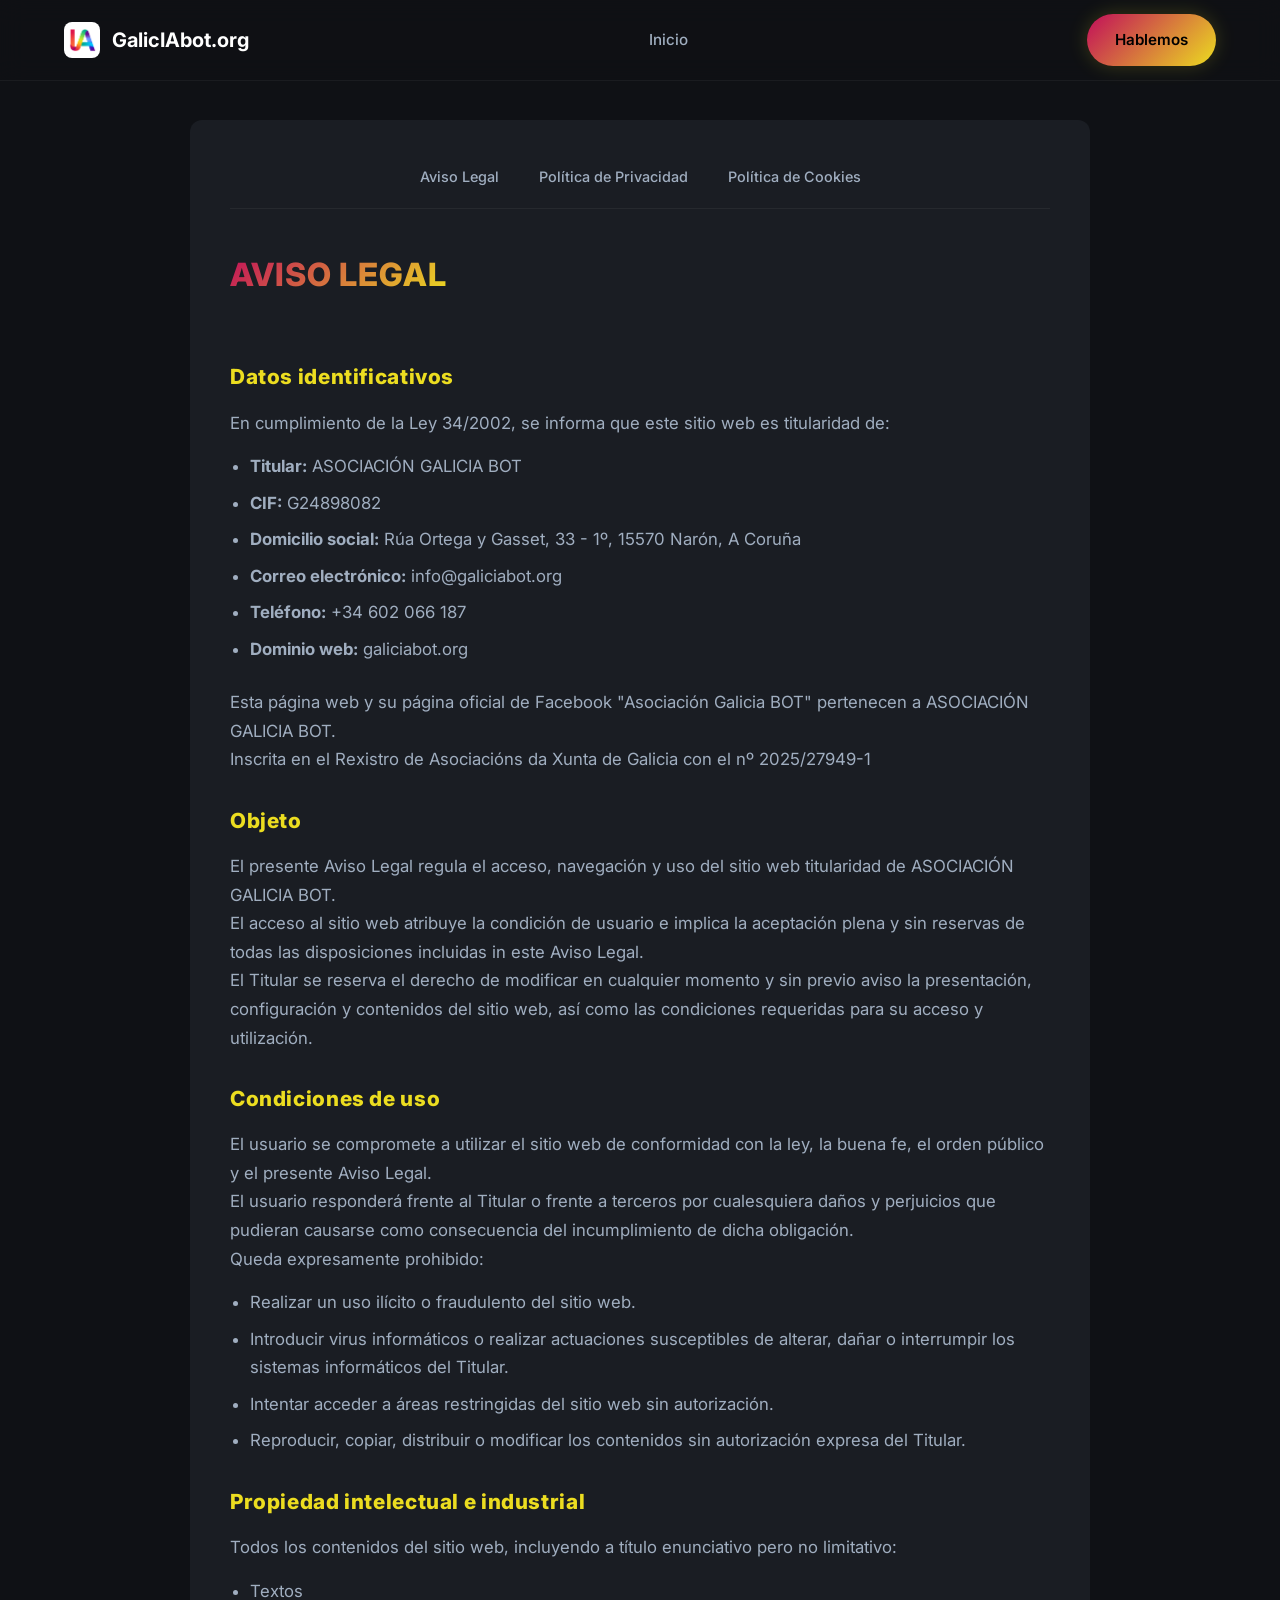
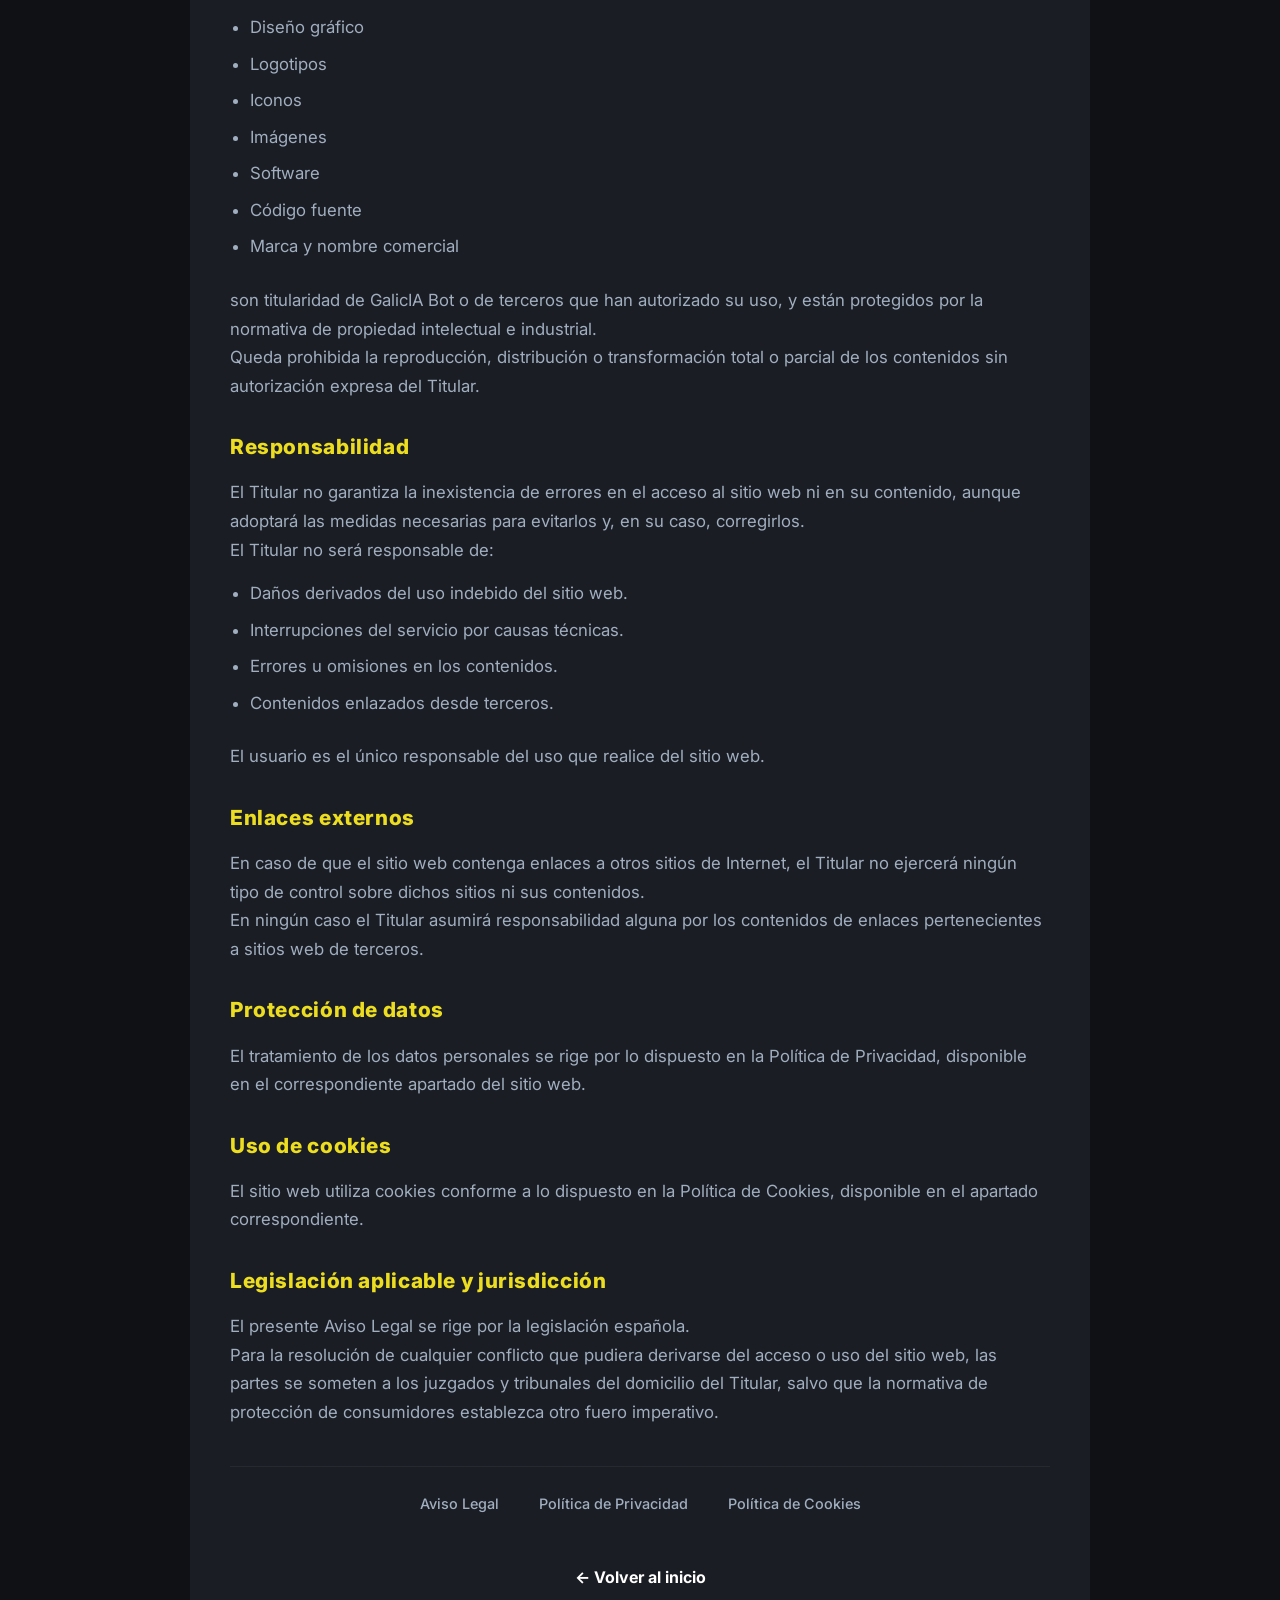
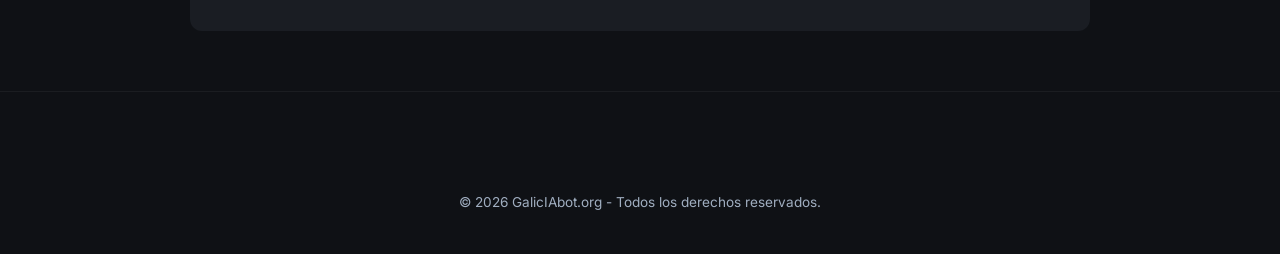
<file: aviso-legal.html>
<!DOCTYPE html>
<html lang="es">

<head>
    <meta charset="UTF-8">
    <meta name="viewport" content="width=device-width, initial-scale=1.0">
    <title>GalicIAbot.org | Políticas y Avisos Legales</title>
    <meta name="description" content="Información legal, aviso legal y política de privacidad de GalicIAbot.org.">
    <link rel="stylesheet" href="layout.css">
    <link rel="stylesheet" href="theme.css">
    <link rel="icon" type="image/png" href="Logos RECORTADOS/Logo GalicIABot recortado-08.png">
    <style>
        .legal-section {
            padding: 120px 20px 60px;
            color: var(--text-main);
            min-height: 80vh;
        }

        .legal-content {
            background-color: var(--card-bg);
            border: 1px solid var(--border-color);
            border-radius: 12px;
            padding: 40px;
            max-width: 900px;
            margin: 0 auto;
        }

        .legal-nav {
            display: flex;
            gap: 20px;
            margin-bottom: 40px;
            border-bottom: 1px solid rgba(255, 255, 255, 0.05);
            padding-bottom: 15px;
            justify-content: center;
        }

        .legal-nav.bottom {
            margin-top: 40px;
            margin-bottom: 0;
            border-bottom: none;
            border-top: 1px solid rgba(255, 255, 255, 0.05);
            padding-top: 20px;
        }

        .nav-anchor {
            text-decoration: none;
            color: var(--text-muted);
            font-size: 0.9rem;
            font-weight: 500;
            transition: all 0.3s ease;
            padding: 5px 10px;
            border-radius: 4px;
        }

        .nav-anchor:hover {
            color: var(--accent-yellow);
            background: rgba(255, 255, 255, 0.03);
        }

        .legal-divider {
            height: 1px;
            background: linear-gradient(90deg, transparent, rgba(255, 255, 255, 0.1), transparent);
            margin: 60px 0;
        }

        .legal-content h2 {
            margin-bottom: 30px;
            text-align: center;
            font-size: 2rem;
            scroll-margin-top: 120px;
        }

        .legal-content h3 {
            margin-top: 30px;
            margin-bottom: 15px;
            color: var(--accent-yellow);
            font-size: 1.3rem;
        }

        .legal-content p,
        .legal-content ul {
            font-size: 1.05rem;
            line-height: 1.7;
            color: var(--text-muted);
            margin-bottom: 15px;
        }

        .legal-content ul {
            padding-left: 20px;
            margin-bottom: 25px;
        }

        .legal-content li {
            margin-bottom: 8px;
        }

        .back-link {
            display: inline-block;
            margin-top: 30px;
            text-decoration: none;
            color: var(--white);
            font-weight: bold;
            transition: color 0.3s ease;
        }

        .back-link:hover {
            color: var(--accent-yellow);
        }

        @media (max-width: 600px) {
            .legal-content {
                padding: 20px;
            }

            .legal-nav {
                flex-direction: column;
                align-items: center;
                gap: 10px;
            }
        }
    </style>
</head>

<body>

    <!-- Navbar -->
    <nav>
        <div class="container">
            <a href="index.html" class="logo">
                <img src="Logos RECORTADOS/Logo GalicIABot recortado-08.png" alt="GalicIAbot" class="logo-icon">
                <span>GalicIAbot.org</span>
            </a>
            <div class="nav-links">
                <a href="index.html">Inicio</a>
            </div>
            <a href="index.html#contacto-leads" class="btn btn-primary">Hablemos</a>
        </div>
    </nav>

    <!-- Legal Section -->
    <section class="legal-section">
        <div class="container">
            <div class="legal-content">
                <!-- Top Navigation -->
                <div class="legal-nav">
                    <a href="#" class="nav-anchor">Aviso Legal</a>
                    <a href="politica-privacidad.html" class="nav-anchor">Política de Privacidad</a>
                    <a href="cookies.html" class="nav-anchor">Política de Cookies</a>
                </div>

                <!-- Section: Aviso Legal -->
                <div id="aviso">
                    <h2 class="gradient-text">AVISO LEGAL</h2>

                    <h3>Datos identificativos</h3>
                    <p>En cumplimiento de la Ley 34/2002, se informa que este sitio web es titularidad de:</p>
                    <ul>
                        <li><strong>Titular:</strong> ASOCIACIÓN GALICIA BOT</li>
                        <li><strong>CIF:</strong> G24898082</li>
                        <li><strong>Domicilio social:</strong> Rúa Ortega y Gasset, 33 - 1º, 15570 Narón, A Coruña</li>
                        <li><strong>Correo electrónico:</strong> info@galiciabot.org</li>
                        <li><strong>Teléfono:</strong> +34 602 066 187</li>
                        <li><strong>Dominio web:</strong> galiciabot.org</li>
                    </ul>
                    <p>Esta página web y su página oficial de Facebook "Asociación Galicia BOT" pertenecen a ASOCIACIÓN
                        GALICIA BOT.<br>
                        Inscrita en el Rexistro de Asociacións da Xunta de Galicia con el nº 2025/27949-1</p>

                    <h3>Objeto</h3>
                    <p>El presente Aviso Legal regula el acceso, navegación y uso del sitio web titularidad de
                        ASOCIACIÓN GALICIA BOT.<br>
                        El acceso al sitio web atribuye la condición de usuario e implica la aceptación plena y sin
                        reservas de
                        todas las disposiciones incluidas in este Aviso Legal.<br>
                        El Titular se reserva el derecho de modificar en cualquier momento y sin previo aviso la
                        presentación,
                        configuración y contenidos del sitio web, así como las condiciones requeridas para su acceso y
                        utilización.</p>

                    <h3>Condiciones de uso</h3>
                    <p>El usuario se compromete a utilizar el sitio web de conformidad con la ley, la buena fe, el orden
                        público
                        y el presente Aviso Legal.<br>
                        El usuario responderá frente al Titular o frente a terceros por cualesquiera daños y perjuicios
                        que
                        pudieran causarse como consecuencia del incumplimiento de dicha obligación.<br>
                        Queda expresamente prohibido:</p>
                    <ul>
                        <li>Realizar un uso ilícito o fraudulento del sitio web.</li>
                        <li>Introducir virus informáticos o realizar actuaciones susceptibles de alterar, dañar o
                            interrumpir
                            los sistemas informáticos del Titular.</li>
                        <li>Intentar acceder a áreas restringidas del sitio web sin autorización.</li>
                        <li>Reproducir, copiar, distribuir o modificar los contenidos sin autorización expresa del
                            Titular.</li>
                    </ul>

                    <h3>Propiedad intelectual e industrial</h3>
                    <p>Todos los contenidos del sitio web, incluyendo a título enunciativo pero no limitativo:</p>
                    <ul>
                        <li>Textos</li>
                        <li>Diseño gráfico</li>
                        <li>Logotipos</li>
                        <li>Iconos</li>
                        <li>Imágenes</li>
                        <li>Software</li>
                        <li>Código fuente</li>
                        <li>Marca y nombre comercial</li>
                    </ul>
                    <p>son titularidad de GalicIA Bot o de terceros que han autorizado su uso, y están protegidos por la
                        normativa de propiedad intelectual e industrial.<br>
                        Queda prohibida la reproducción, distribución o transformación total o parcial de los contenidos
                        sin
                        autorización expresa del Titular.</p>

                    <h3>Responsabilidad</h3>
                    <p>El Titular no garantiza la inexistencia de errores en el acceso al sitio web ni en su contenido,
                        aunque
                        adoptará las medidas necesarias para evitarlos y, en su caso, corregirlos.<br>
                        El Titular no será responsable de:</p>
                    <ul>
                        <li>Daños derivados del uso indebido del sitio web.</li>
                        <li>Interrupciones del servicio por causas técnicas.</li>
                        <li>Errores u omisiones en los contenidos.</li>
                        <li>Contenidos enlazados desde terceros.</li>
                    </ul>
                    <p>El usuario es el único responsable del uso que realice del sitio web.</p>

                    <h3>Enlaces externos</h3>
                    <p>En caso de que el sitio web contenga enlaces a otros sitios de Internet, el Titular no ejercerá
                        ningún
                        tipo de control sobre dichos sitios ni sus contenidos.<br>
                        En ningún caso el Titular asumirá responsabilidad alguna por los contenidos de enlaces
                        pertenecientes a
                        sitios web de terceros.</p>

                    <h3>Protección de datos</h3>
                    <p>El tratamiento de los datos personales se rige por lo dispuesto en la Política de Privacidad,
                        disponible
                        en el correspondiente apartado del sitio web.</p>

                    <h3>Uso de cookies</h3>
                    <p>El sitio web utiliza cookies conforme a lo dispuesto en la Política de Cookies, disponible en el
                        apartado
                        correspondiente.</p>

                    <h3>Legislación aplicable y jurisdicción</h3>
                    <p>El presente Aviso Legal se rige por la legislación española.<br>
                        Para la resolución de cualquier conflicto que pudiera derivarse del acceso o uso del sitio web,
                        las
                        partes se someten a los juzgados y tribunales del domicilio del Titular, salvo que la normativa
                        de
                        protección de consumidores establezca otro fuero imperativo.</p>
                </div>

                <!-- Bottom Navigation -->
                <div class="legal-nav bottom">
                    <a href="#" class="nav-anchor">Aviso Legal</a>
                    <a href="politica-privacidad.html" class="nav-anchor">Política de Privacidad</a>
                    <a href="cookies.html" class="nav-anchor">Política de Cookies</a>
                </div>

                <div style="text-align: center;">
                    <a href="index.html" class="back-link">&larr; Volver al inicio</a>
                </div>
            </div>
        </div>
    </section>

    <!-- Footer Simple -->
    <footer>
        <div class="footer-bottom" style="border-top: none; padding-top: 20px;">
            <div class="footer-legal-inline" style="text-align: center;">
                <span>&copy; 2026 GalicIAbot.org - Todos los derechos reservados.</span>
            </div>
        </div>
    </footer>

</body>

</html>
</file>
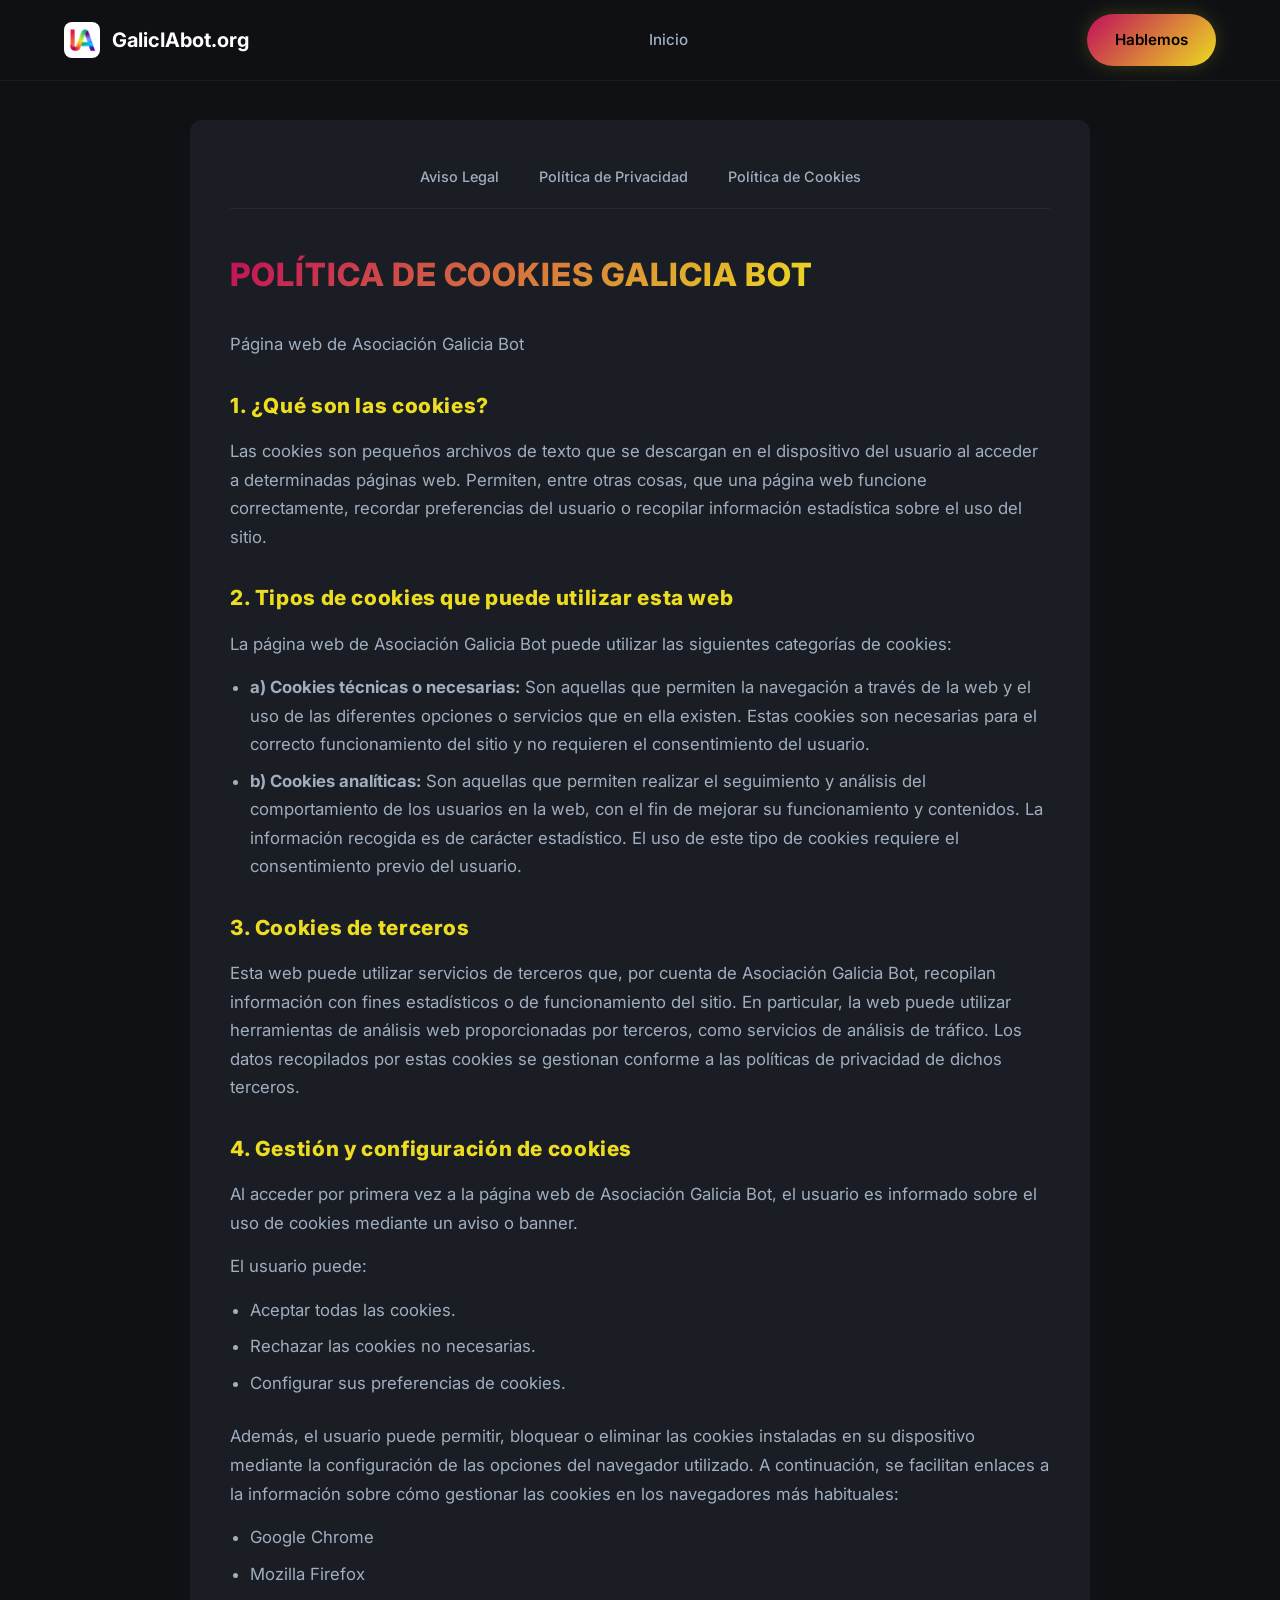
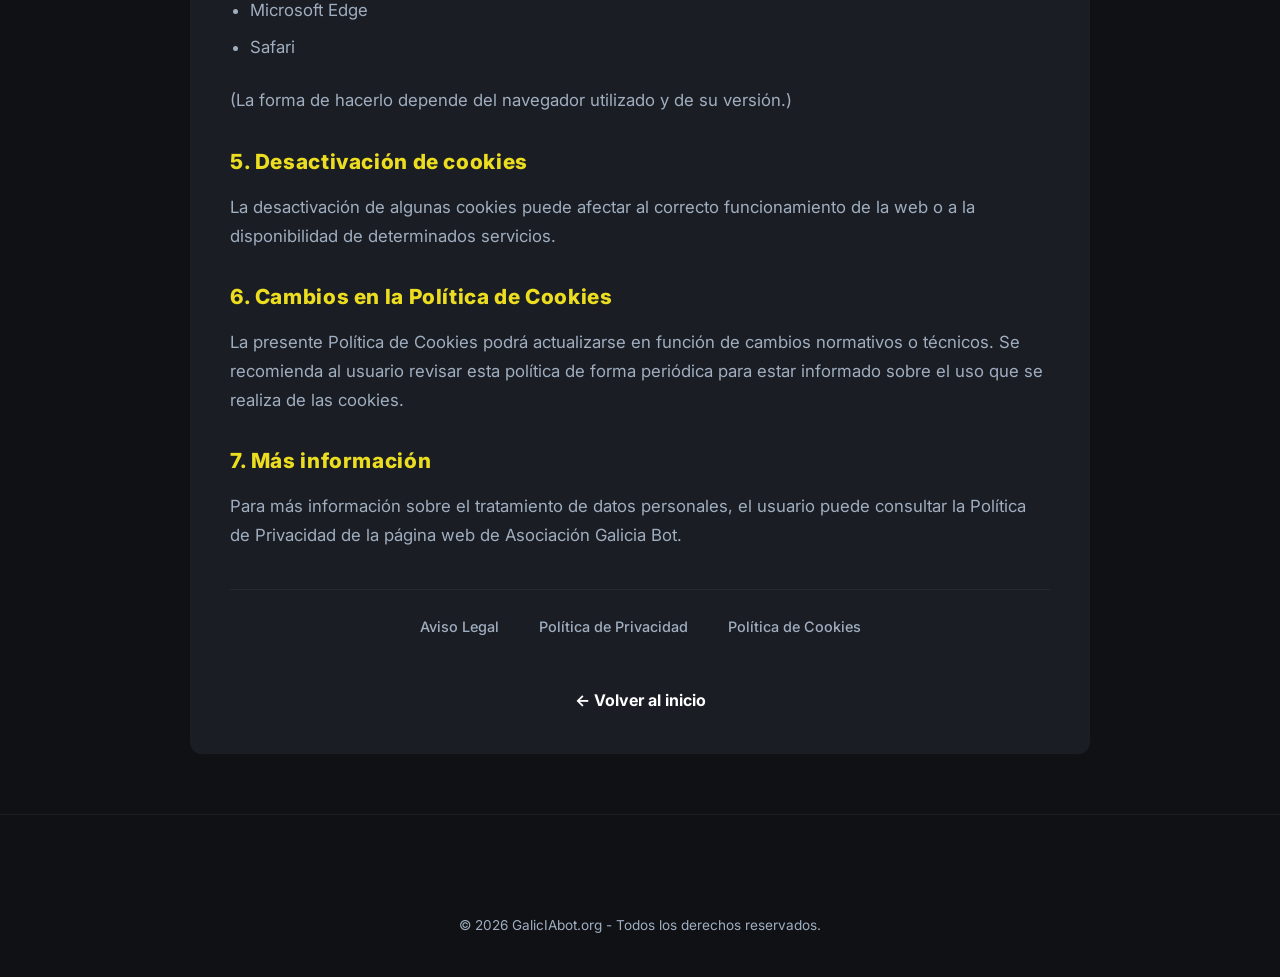
<file: cookies.html>
<!DOCTYPE html>
<html lang="es">

<head>
    <meta charset="UTF-8">
    <meta name="viewport" content="width=device-width, initial-scale=1.0">
    <title>GalicIAbot.org | Políticas y Avisos Legales</title>
    <meta name="description" content="Información legal, aviso legal y política de privacidad de GalicIAbot.org.">
    <link rel="stylesheet" href="layout.css">
    <link rel="stylesheet" href="theme.css">
    <link rel="icon" type="image/png" href="Logos RECORTADOS/Logo GalicIABot recortado-08.png">
    <style>
        .legal-section {
            padding: 120px 20px 60px;
            color: var(--text-main);
            min-height: 80vh;
        }

        .legal-content {
            background-color: var(--card-bg);
            border: 1px solid var(--border-color);
            border-radius: 12px;
            padding: 40px;
            max-width: 900px;
            margin: 0 auto;
        }

        .legal-nav {
            display: flex;
            gap: 20px;
            margin-bottom: 40px;
            border-bottom: 1px solid rgba(255, 255, 255, 0.05);
            padding-bottom: 15px;
            justify-content: center;
        }

        .legal-nav.bottom {
            margin-top: 40px;
            margin-bottom: 0;
            border-bottom: none;
            border-top: 1px solid rgba(255, 255, 255, 0.05);
            padding-top: 20px;
        }

        .nav-anchor {
            text-decoration: none;
            color: var(--text-muted);
            font-size: 0.9rem;
            font-weight: 500;
            transition: all 0.3s ease;
            padding: 5px 10px;
            border-radius: 4px;
        }

        .nav-anchor:hover {
            color: var(--accent-yellow);
            background: rgba(255, 255, 255, 0.03);
        }

        .legal-divider {
            height: 1px;
            background: linear-gradient(90deg, transparent, rgba(255, 255, 255, 0.1), transparent);
            margin: 60px 0;
        }

        .legal-content h2 {
            margin-bottom: 30px;
            text-align: center;
            font-size: 2rem;
            scroll-margin-top: 120px;
        }

        .legal-content h3 {
            margin-top: 30px;
            margin-bottom: 15px;
            color: var(--accent-yellow);
            font-size: 1.3rem;
        }

        .legal-content p,
        .legal-content ul {
            font-size: 1.05rem;
            line-height: 1.7;
            color: var(--text-muted);
            margin-bottom: 15px;
        }

        .legal-content ul {
            padding-left: 20px;
            margin-bottom: 25px;
        }

        .legal-content li {
            margin-bottom: 8px;
        }

        .back-link {
            display: inline-block;
            margin-top: 30px;
            text-decoration: none;
            color: var(--white);
            font-weight: bold;
            transition: color 0.3s ease;
        }

        .back-link:hover {
            color: var(--accent-yellow);
        }

        @media (max-width: 600px) {
            .legal-content {
                padding: 20px;
            }

            .legal-nav {
                flex-direction: column;
                align-items: center;
                gap: 10px;
            }
        }
    </style>
</head>

<body>

    <!-- Navbar -->
    <nav>
        <div class="container">
            <a href="index.html" class="logo">
                <img src="Logos RECORTADOS/Logo GalicIABot recortado-08.png" alt="GalicIAbot" class="logo-icon">
                <span>GalicIAbot.org</span>
            </a>
            <div class="nav-links">
                <a href="index.html">Inicio</a>
            </div>
            <a href="index.html#contacto-leads" class="btn btn-primary">Hablemos</a>
        </div>
    </nav>

    <!-- Legal Section -->
    <section class="legal-section">
        <div class="container">
            <div class="legal-content">
                <!-- Top Navigation -->
                <div class="legal-nav">
                    <a href="aviso-legal.html" class="nav-anchor">Aviso Legal</a>
                    <a href="politica-privacidad.html" class="nav-anchor">Política de Privacidad</a>
                    <a href="#" class="nav-anchor">Política de Cookies</a>
                </div>

                <h2 class="gradient-text">POLÍTICA DE COOKIES GALICIA BOT</h2>
                <p>Página web de Asociación Galicia Bot</p>

                <h3>1. ¿Qué son las cookies?</h3>
                <p>Las cookies son pequeños archivos de texto que se descargan en el dispositivo del usuario al acceder a determinadas páginas web. Permiten, entre otras cosas, que una página web funcione correctamente, recordar preferencias del usuario o recopilar información estadística sobre el uso del sitio.</p>

                <h3>2. Tipos de cookies que puede utilizar esta web</h3>
                <p>La página web de Asociación Galicia Bot puede utilizar las siguientes categorías de cookies:</p>
                <ul>
                    <li><strong>a) Cookies técnicas o necesarias:</strong> Son aquellas que permiten la navegación a través de la web y el uso de las diferentes opciones o servicios que en ella existen. Estas cookies son necesarias para el correcto funcionamiento del sitio y no requieren el consentimiento del usuario.</li>
                    <li><strong>b) Cookies analíticas:</strong> Son aquellas que permiten realizar el seguimiento y análisis del comportamiento de los usuarios en la web, con el fin de mejorar su funcionamiento y contenidos. La información recogida es de carácter estadístico. El uso de este tipo de cookies requiere el consentimiento previo del usuario.</li>
                </ul>

                <h3>3. Cookies de terceros</h3>
                <p>Esta web puede utilizar servicios de terceros que, por cuenta de Asociación Galicia Bot, recopilan información con fines estadísticos o de funcionamiento del sitio. En particular, la web puede utilizar herramientas de análisis web proporcionadas por terceros, como servicios de análisis de tráfico. Los datos recopilados por estas cookies se gestionan conforme a las políticas de privacidad de dichos terceros.</p>

                <h3>4. Gestión y configuración de cookies</h3>
                <p>Al acceder por primera vez a la página web de Asociación Galicia Bot, el usuario es informado sobre el uso de cookies mediante un aviso o banner.</p>
                <p>El usuario puede:</p>
                <ul>
                    <li>Aceptar todas las cookies.</li>
                    <li>Rechazar las cookies no necesarias.</li>
                    <li>Configurar sus preferencias de cookies.</li>
                </ul>
                <p>Además, el usuario puede permitir, bloquear o eliminar las cookies instaladas en su dispositivo mediante la configuración de las opciones del navegador utilizado. A continuación, se facilitan enlaces a la información sobre cómo gestionar las cookies en los navegadores más habituales:</p>
                <ul>
                    <li>Google Chrome</li>
                    <li>Mozilla Firefox</li>
                    <li>Microsoft Edge</li>
                    <li>Safari</li>
                </ul>
                <p>(La forma de hacerlo depende del navegador utilizado y de su versión.)</p>

                <h3>5. Desactivación de cookies</h3>
                <p>La desactivación de algunas cookies puede afectar al correcto funcionamiento de la web o a la disponibilidad de determinados servicios.</p>

                <h3>6. Cambios en la Política de Cookies</h3>
                <p>La presente Política de Cookies podrá actualizarse en función de cambios normativos o técnicos. Se recomienda al usuario revisar esta política de forma periódica para estar informado sobre el uso que se realiza de las cookies.</p>

                <h3>7. Más información</h3>
                <p>Para más información sobre el tratamiento de datos personales, el usuario puede consultar la Política de Privacidad de la página web de Asociación Galicia Bot.</p>

                <!-- Bottom Navigation -->
                <div class="legal-nav bottom">
                    <a href="aviso-legal.html" class="nav-anchor">Aviso Legal</a>
                    <a href="politica-privacidad.html" class="nav-anchor">Política de Privacidad</a>
                    <a href="#" class="nav-anchor">Política de Cookies</a>
                </div>

                <div style="text-align: center;">
                    <a href="index.html" class="back-link">&larr; Volver al inicio</a>
                </div>
            </div>
        </div>
    </section>

    <!-- Footer Simple -->
    <footer>
        <div class="footer-bottom" style="border-top: none; padding-top: 20px;">
            <div class="footer-legal-inline" style="text-align: center;">
                <span>&copy; 2026 GalicIAbot.org - Todos los derechos reservados.</span>
            </div>
        </div>
    </footer>

</body>

</html>
</file>
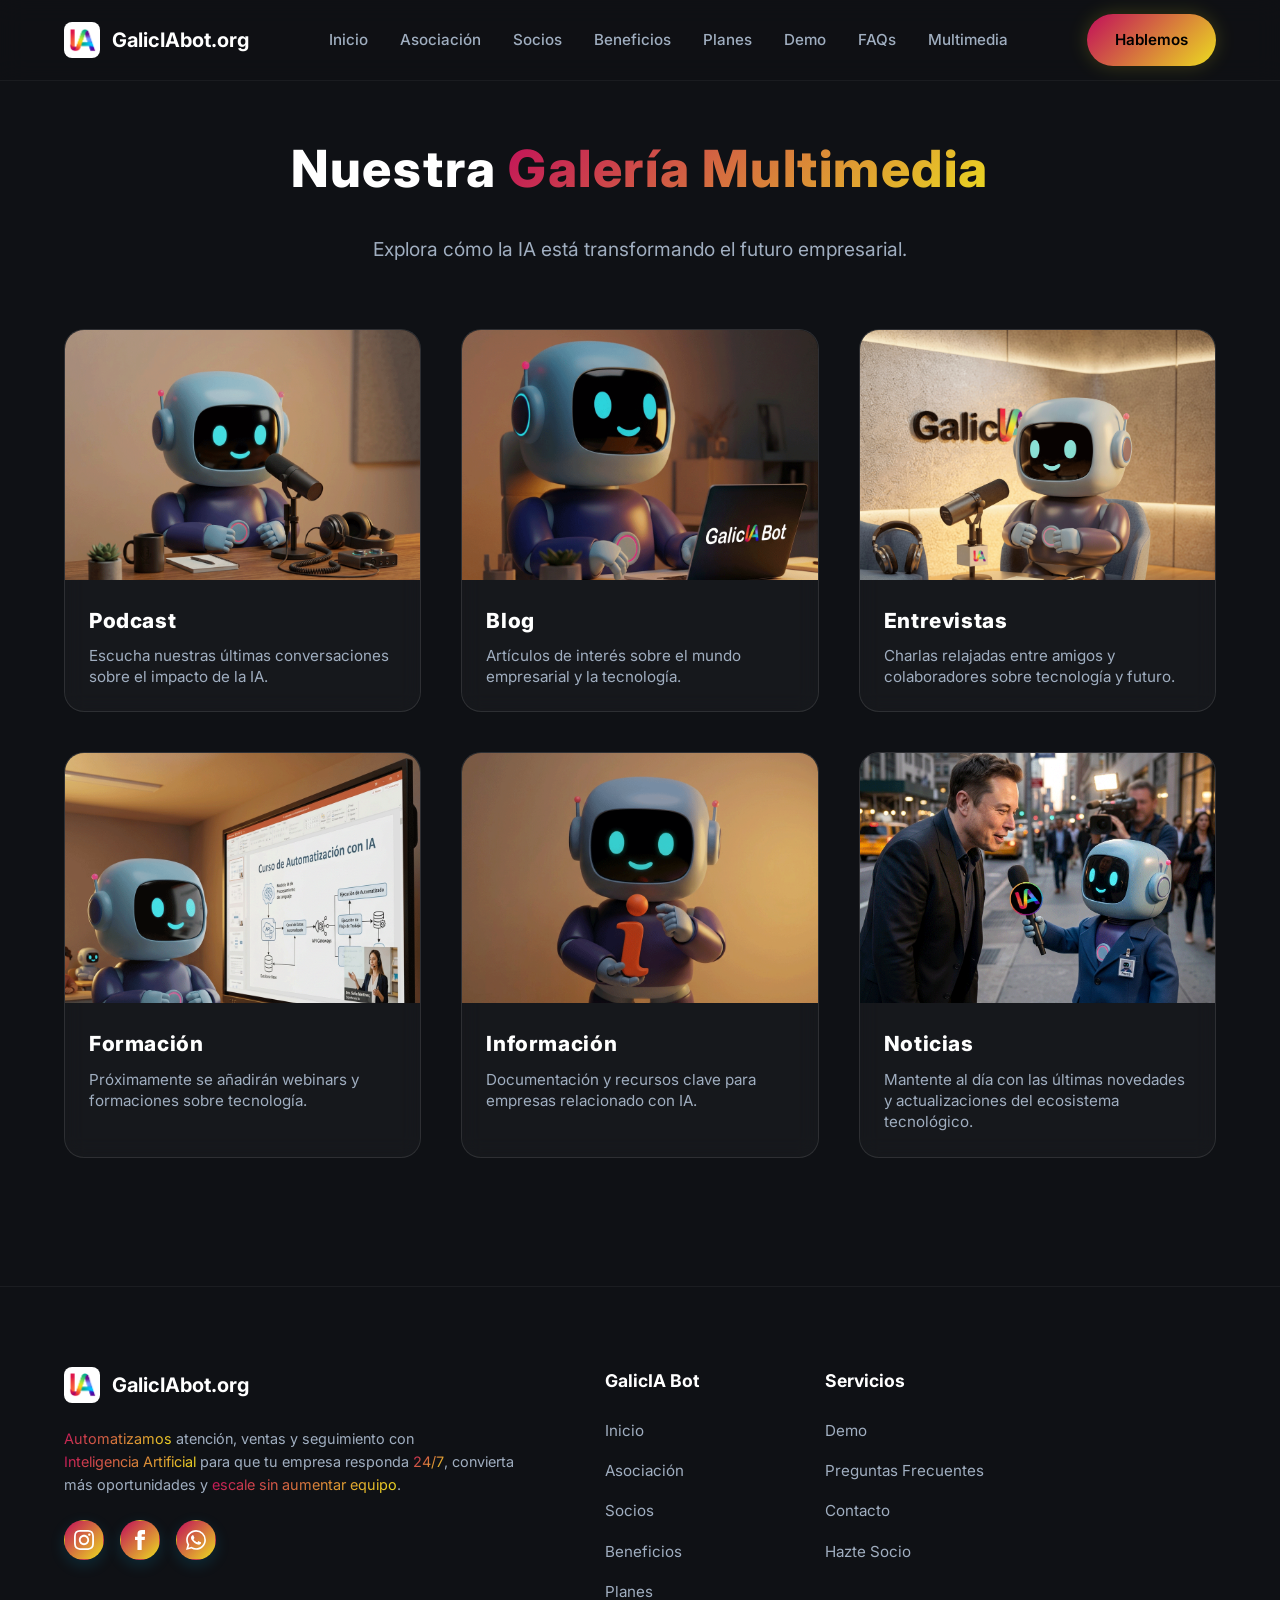
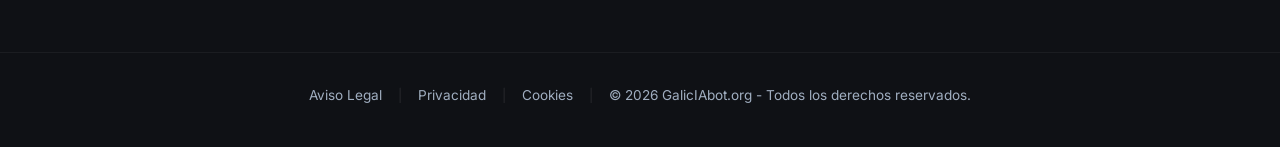
<file: multimedia.html>
<!DOCTYPE html>
<html lang="es">

<head>
    <meta charset="UTF-8">
    <meta name="viewport" content="width=device-width, initial-scale=1.0">
    <title>Multimedia | GalicIAbot.org</title>
    <meta name="description" content="Explora el contenido multimedia de GalicIA Bot.">
    <link rel="stylesheet" href="layout.css">
    <link rel="stylesheet" href="theme.css">
    <link rel="icon" type="image/png" href="Logos RECORTADOS/Logo GalicIABot recortado-01.png">
    <style>
        .multimedia-gallery {
            padding: 8rem 0;
            background: var(--bg-dark);
        }

        .gallery-grid {
            display: grid;
            grid-template-columns: repeat(auto-fit, minmax(350px, 1fr));
            gap: 2.5rem;
            margin-top: 4rem;
        }

        .gallery-item {
            background: rgba(255, 255, 255, 0.03);
            border: 1px solid rgba(255, 255, 255, 0.1);
            border-radius: 20px;
            overflow: hidden;
            transition: all 0.4s cubic-bezier(0.4, 0, 0.2, 1);
            backdrop-filter: blur(10px);
            position: relative;
        }

        .gallery-item:hover {
            transform: translateY(-10px);
            border-color: var(--accent-orange);
            box-shadow: 0 20px 40px rgba(249, 88, 57, 0.3);
        }

        .gallery-preview {
            width: 100%;
            height: 250px;
            background: rgba(0, 0, 0, 0.2);
            display: flex;
            align-items: center;
            justify-content: center;
            position: relative;
            overflow: hidden;
        }

        .gallery-preview img {
            width: 100%;
            height: 100%;
            object-fit: cover;
            transition: transform 0.6s ease;
        }

        .gallery-item:hover .gallery-preview img {
            transform: scale(1.1);
        }

        .gallery-info {
            padding: 1.5rem;
        }

        .gallery-info h3 {
            font-size: 1.3rem;
            margin-bottom: 0.5rem;
            color: var(--text-main);
        }

        .gallery-info p {
            color: var(--text-muted);
            font-size: 0.95rem;
            line-height: 1.4;
        }

        .play-overlay {
            position: absolute;
            top: 50%;
            left: 50%;
            transform: translate(-50%, -50%);
            width: 60px;
            height: 60px;
            background: var(--gradient-orange);
            border-radius: 50%;
            display: flex;
            align-items: center;
            justify-content: center;
            color: white;
            opacity: 0.8;
            transition: all 0.3s ease;
        }

        .gallery-item:hover .play-overlay {
            opacity: 1;
            transform: translate(-50%, -50%) scale(1.1);
        }
    </style>
</head>

<body>

    <!-- Navbar -->
    <nav>
        <div class="container">
            <a href="index.html" class="logo">
                <img src="Logos RECORTADOS/Logo GalicIABot recortado-08.png" alt="GalicIAbot" class="logo-icon">
                <span>GalicIAbot.org</span>
            </a>
            <div class="nav-links">
                <a href="index.html#inicio">Inicio</a>
                <a href="index.html#asociacion">Asociación</a>
                <a href="index.html#socios">Socios</a>
                <a href="index.html#beneficios">Beneficios</a>
                <a href="index.html#planes">Planes</a>
                <a href="index.html#demo">Demo</a>
                <a href="index.html#faq">FAQs</a>
                <a href="multimedia.html" class="active">Multimedia</a>
            </div>
            <a href="index.html#contacto-leads" class="btn btn-primary">Hablemos</a>
        </div>
    </nav>

    <section class="multimedia-gallery">
        <div class="container">
            <div style="text-align: center; max-width: 800px; margin: 0 auto;">
                <h1 class="section-title">Nuestra <span class="gradient-text">Galería Multimedia</span></h1>
                <p style="color: var(--text-muted); font-size: 1.2rem; line-height: 1.6;">
                    Explora cómo la IA está transformando el futuro empresarial.
                </p>
            </div>

            <div class="gallery-grid">
                <!-- Image Item -->
                <div class="gallery-item">
                    <div class="gallery-preview">
                        <img src="IMAGENES WEB/gibot-portada-podcast.png" alt="Podcast sobre IA"
                            style="object-position: top;">
                    </div>
                    <div class="gallery-info">
                        <h3>Podcast</h3>
                        <p>Escucha nuestras últimas conversaciones sobre el impacto de la IA.
                        </p>
                    </div>
                </div>

                <!-- Image Item -->
                <div class="gallery-item">
                    <div class="gallery-preview">
                        <img src="IMAGENES WEB/gibot-blog-portada.png" alt="Blog de tecnología"
                            style="object-position: center 30%;">
                    </div>
                    <div class="gallery-info">
                        <h3>Blog</h3>
                        <p>Artículos de interés sobre el mundo empresarial y la tecnología.</p>
                    </div>
                </div>

                <!-- Image Item -->
                <div class="gallery-item">
                    <div class="gallery-preview">
                        <img src="IMAGENES WEB/gibot-entrevista.png" alt="Entrevistas tecnológicas"
                            style="object-position: top;">
                    </div>
                    <div class="gallery-info">
                        <h3>Entrevistas</h3>
                        <p>Charlas relajadas entre amigos y colaboradores sobre tecnología y futuro.</p>
                    </div>
                </div>

                <!-- Image Item -->
                <div class="gallery-item">
                    <div class="gallery-preview">
                        <img src="IMAGENES WEB/gibot-formacion-portada.png" alt="Formación y aprendizaje"
                            style="object-position: top;">
                    </div>
                    <div class="gallery-info">
                        <h3>Formación</h3>
                        <p>Próximamente se añadirán webinars y formaciones sobre tecnología.</p>
                    </div>
                </div>

                <!-- Image Item -->
                <div class="gallery-item">
                    <div class="gallery-preview">
                        <img src="IMAGENES WEB/gibot-info-portada.png" alt="Fuentes de información"
                            style="object-position: center 15%;">
                    </div>
                    <div class="gallery-info">
                        <h3>Información</h3>
                        <p>Documentación y recursos clave para empresas relacionado con IA.</p>
                    </div>
                </div>

                <!-- News Item -->
                <div class="gallery-item">
                    <div class="gallery-preview">
                        <img src="IMAGENES WEB/gibot-noticias-portada.png" alt="Noticias y Actualidad"
                            style="object-position: center;">
                    </div>
                    <div class="gallery-info">
                        <h3>Noticias</h3>
                        <p>Mantente al día con las últimas novedades y actualizaciones del ecosistema tecnológico.</p>
                    </div>
                </div>
            </div>
        </div>
    </section>

    <!-- Footer -->
    <footer>
        <div class="container">
            <div class="footer-main">
                <!-- Brand Section -->
                <div class="footer-brand">
                    <a href="index.html" class="logo">
                        <img src="Logos RECORTADOS/Logo GalicIABot recortado-08.png" alt="GalicIAbot" class="logo-icon">
                        <span>GalicIAbot.org</span>
                    </a>
                    <p class="footer-phrase">
                        <span class="gradient-text">Automatizamos</span> atención, ventas y seguimiento con <span
                            class="gradient-text">Inteligencia Artificial</span>
                        para que tu empresa responda <span class="gradient-text">24/7</span>, convierta más
                        oportunidades
                        y <span class="gradient-text">escale sin aumentar equipo</span>.
                    </p>
                    <div class="footer-social">
                        <a href="https://www.instagram.com/galiciabot?igsh=c2gyc28yYmZtODA0&utm_source=qr"
                            target="_blank" rel="noopener noreferrer" aria-label="Instagram">
                            <svg viewBox="0 0 24 24" width="20" height="20" fill="#FFF">
                                <path
                                    d="M12 2.163c3.204 0 3.584.012 4.85.07 3.252.148 4.771 1.691 4.919 4.919.058 1.265.069 1.645.069 4.849 0 3.205-.012 3.584-.069 4.849-.149 3.225-1.664 4.771-4.919 4.919-1.266.058-1.644.07-4.85.07-3.204 0-3.584-.012-4.849-.07-3.26-.149-4.771-1.699-4.919-4.92-.058-1.265-.07-1.644-.07-4.849 0-3.204.013-3.583.07-4.849.149-3.227 1.664-4.771 4.919-4.919 1.266-.057 1.645-.069 4.849-.069zm0-2.163c-3.259 0-3.667.014-4.947.072-4.358.2-6.78 2.618-6.98 6.98-.059 1.281-.073 1.689-.073 4.948 0 3.259.014 3.668.072 4.948.2 4.358 2.618 6.78 6.98 6.98 1.281.058 1.689.072 4.948.072 3.259 0 3.668-.014 4.948-.072 4.354-.2 6.782-2.618 6.979-6.98.059-1.28.073-1.689.073-4.948 0-3.259-.014-3.667-.072-4.947-.196-4.354-2.617-6.78-6.979-6.98-1.281-.059-1.69-.073-4.949-.073zm0 5.838c-3.403 0-6.162 2.759-6.162 6.162s2.759 6.163 6.162 6.163 6.162-2.759 6.162-6.163c0-3.403-2.759-6.162-6.162-6.162zm0 10.162c-2.209 0-4-1.79-4-4 0-2.209 1.791-4 4-4s4 1.791 4 4c0 2.21-1.791 4-4 4zm6.406-11.845c-.796 0-1.441.645-1.441 1.44s.645 1.44 1.441 1.44c.795 0 1.439-.645 1.439-1.44s-.644-1.44-1.439-1.44z" />
                            </svg>
                        </a>
                        <a href="https://www.facebook.com/profile.php?id=61582572909108" target="_blank"
                            rel="noopener noreferrer" aria-label="Facebook">
                            <svg viewBox="0 0 24 24" width="20" height="20" fill="#FFF">
                                <path
                                    d="M9 8h-3v4h3v12h5v-12h3.642l.358-4h-4v-1.667c0-.955.192-1.333 1.115-1.333h2.885v-5h-3.808c-3.596 0-5.192 1.583-5.192 4.615v3.385z" />
                            </svg>
                        </a>
                        <a href="https://wa.me/34602066187" target="_blank" rel="noopener noreferrer"
                            aria-label="WhatsApp">
                            <svg viewBox="0 0 24 24" width="20" height="20" fill="#FFF">
                                <path
                                    d="M17.472 14.382c-.297-.149-1.758-.867-2.03-.967-.273-.099-.471-.148-.67.15-.197.297-.767.966-.94 1.164-.173.199-.347.223-.644.075-.297-.15-1.255-.463-2.39-1.475-.883-.788-1.48-1.761-1.653-2.059-.173-.297-.018-.458.13-.606.134-.133.298-.347.446-.52.149-.174.198-.298.298-.497.099-.198.05-.371-.025-.52-.075-.149-.669-1.612-.916-2.207-.242-.579-.487-.5-.669-.51-.173-.008-.371-.01-.57-.01-.198 0-.52.074-.792.372-.272.297-1.04 1.016-1.04 2.479 0 1.462 1.065 2.875 1.213 3.074.149.198 2.096 3.2 5.077 4.487.709.306 1.262.489 1.694.625.712.227 1.36.195 1.871.118.571-.085 1.758-.719 2.006-1.413.248-.694.248-1.289.173-1.413-.074-.124-.272-.198-.57-.347m-5.421 7.403h-.004a9.87 9.87 0 01-5.031-1.378l-.361-.214-3.741.982.998-3.648-.235-.374a9.86 9.86 0 01-1.51-5.26c.001-5.45 4.436-9.884 9.888-9.884 2.64 0 5.122 1.03 6.988 2.898a9.825 9.825 0 012.893 6.994c-.003 5.45-4.438 9.884-9.885 9.884m8.413-18.297A11.815 11.815 0 0012.05 0C5.495 0 .16 5.335.157 11.892c0 2.096.547 4.142 1.588 5.945L.057 24l6.305-1.654a11.882 11.882 0 005.683 1.448h.005c6.554 0 11.89-5.335 11.893-11.893a11.821 11.821 0 00-3.48-8.413z" />
                            </svg>
                        </a>
                    </div>
                </div>

                <!-- Navigation Columns -->
                <div class="footer-nav">
                    <div class="footer-nav-col empresa">
                        <h4>GalicIA Bot</h4>
                        <a href="index.html#inicio">Inicio</a>
                        <a href="index.html#asociacion">Asociación</a>
                        <a href="index.html#socios">Socios</a>
                        <a href="index.html#beneficios">Beneficios</a>
                        <a href="index.html#planes">Planes</a>
                    </div>
                    <div class="footer-nav-col servicios">
                        <h4>Servicios</h4>
                        <a href="index.html#demo">Demo</a>
                        <a href="index.html#faq">Preguntas Frecuentes</a>
                        <a href="index.html#contacto-leads">Contacto</a>
                        <a href="registro-socios.html">Hazte Socio</a>
                    </div>
                </div>
            </div>
        </div>


        </div>

        <!-- Bottom Section -->
        <div class="footer-bottom">
            <div class="footer-legal-inline">
                <a href="#" id="avisoLegalBtn">Aviso Legal</a>
                <span class="separator">|</span>
                <a href="#" id="privacidadBtn">Privacidad</a>
                <span class="separator">|</span>
                <a href="#" id="cookiesBtn">Cookies</a>
                <span class="separator">|</span>
                <span>&copy; 2026 GalicIAbot.org - Todos los derechos reservados.</span>
            </div>
        </div>
        </div>
    </footer>

    <script src="index.js"></script>

    <!-- Chat Widget LeadConnector -->
    <script src="https://beta.leadconnectorhq.com/loader.js"
        data-resources-url="https://beta.leadconnectorhq.com/chat-widget/loader.js"
        data-widget-id="69a6f92fa27e8c9ca73700ef">
        </script>
    <!-- Modal Aviso Legal -->
    <div id="avisoLegalModal" class="modal">
        <div class="modal-content">
            <span class="close-modal">&times;</span>
            <h2 class="gradient-text">Aviso Legal</h2>

            <h3>Datos identificativos</h3>
            <p>En cumplimiento de lo dispuesto en la Ley 34/2002, de Servicios de la Sociedad de la Información y
                Comercio Electrónico (LSSI-CE), se informa que el presente sitio web es titularidad de:</p>
            <ul>
                <li><strong>Titular:</strong> GalicIA Bot</li>
                <li><strong>Razón social:</strong> Asociación Galicia Bot</li>
                <li><strong>NIF/CIF:</strong> G-24898082</li>
                <li><strong>Domicilio social:</strong> C/ Ortega y Gasset, 33. C.P. 15572 (A Coruña)</li>
                <li><strong>Correo electrónico:</strong> info@galiciabot.org</li>
                <li><strong>Teléfono:</strong> +34 602066187</li>
                <li><strong>Dominio web:</strong> www.galiciabot.org</li>
            </ul>
            <p>En adelante, el "Titular".</p>

            <h3>Objeto</h3>
            <p>El presente Aviso Legal regula el acceso, navegación y uso del sitio web titularidad de GalicIA Bot.<br>
                El acceso al sitio web atribuye la condición de usuario e implica la aceptación plena y sin reservas de
                todas las disposiciones incluidas en este Aviso Legal.<br>
                El Titular se reserva el derecho de modificar en cualquier momento y sin previo aviso la presentación,
                configuración y contenidos del sitio web, así como las condiciones requeridas para su acceso y
                utilización.</p>

            <h3>Condiciones de uso</h3>
            <p>El usuario se compromete a utilizar el sitio web de conformidad con la ley, la buena fe, el orden público
                y el presente Aviso Legal.<br>
                El usuario responderá frente al Titular o frente a terceros por cualesquiera daños y perjuicios que
                pudieran causarse como consecuencia del incumplimiento de dicha obligación.<br>
                Queda expresamente prohibido:</p>
            <ul>
                <li>Realizar un uso ilícito o fraudulento del sitio web.</li>
                <li>Introducir virus informáticos o realizar actuaciones susceptibles de alterar, dañar o interrumpir
                    los sistemas informáticos del Titular.</li>
                <li>Intentar acceder a áreas restringidas del sitio web sin autorización.</li>
                <li>Reproducir, copiar, distribuir o modificar los contenidos sin autorización expresa del Titular.</li>
            </ul>

            <h3>Propiedad intelectual e industrial</h3>
            <p>Todos los contenidos del sitio web, incluyendo a título enunciativo pero no limitativo:</p>
            <ul>
                <li>Textos</li>
                <li>Diseño gráfico</li>
                <li>Logotipos</li>
                <li>Iconos</li>
                <li>Imágenes</li>
                <li>Software</li>
                <li>Código fuente</li>
                <li>Marca y nombre comercial</li>
            </ul>
            <p>son titularidad de GalicIA Bot o de terceros que han autorizado su uso, y están protegidos por la
                normativa de propiedad intelectual e industrial.<br>
                Queda prohibida la reproducción, distribución o transformación total o parcial de los contenidos sin
                autorización expresa del Titular.</p>

            <h3>Responsabilidad</h3>
            <p>El Titular no garantiza la inexistencia de errores en el acceso al sitio web ni en su contenido, aunque
                adoptará las medidas necesarias para evitarlos y, en su caso, corregirlos.<br>
                El Titular no será responsable de:</p>
            <ul>
                <li>Daños derivados del uso indebido del sitio web.</li>
                <li>Interrupciones del servicio por causas técnicas.</li>
                <li>Errores u omisiones en los contenidos.</li>
                <li>Contenidos enlazados desde terceros.</li>
            </ul>
            <p>El usuario es el único responsable del uso que realice del sitio web.</p>

            <h3>Enlaces externos</h3>
            <p>En caso de que el sitio web contenga enlaces a otros sitios de Internet, el Titular no ejercerá ningún
                tipo de control sobre dichos sitios ni sus contenidos.<br>
                En ningún caso el Titular asumirá responsabilidad alguna por los contenidos de enlaces pertenecientes a
                sitios web de terceros.</p>

            <h3>Protección de datos</h3>
            <p>El tratamiento de los datos personales se rige por lo dispuesto en la Política de Privacidad, disponible
                en el correspondiente apartado del sitio web.</p>

            <h3>Uso de cookies</h3>
            <p>El sitio web utiliza cookies conforme a lo dispuesto en la Política de Cookies, disponible en el apartado
                correspondiente.</p>

            <h3>Legislación aplicable y jurisdicción</h3>
            <p>El presente Aviso Legal se rige por la legislación española.<br>
                Para la resolución de cualquier conflicto que pudiera derivarse del acceso o uso del sitio web, las
                partes se someten a los juzgados y tribunales del domicilio del Titular, salvo que la normativa de
                protección de consumidores establezca otro fuero imperativo.</p>
        </div>
    </div>
    <script>
        // Modal functionality for Aviso Legal
        const modal = document.getElementById("avisoLegalModal");
        const btn = document.getElementById("avisoLegalBtn");
        const span = document.getElementsByClassName("close-modal")[0];

        btn.onclick = function (e) {
            e.preventDefault();
            modal.style.display = "block";
            document.body.style.overflow = "hidden"; // Prevent scrolling behind modal
        }

        span.onclick = function () {
            modal.style.display = "none";
            document.body.style.overflow = "auto";
        }

        window.onclick = function (event) {
            if (event.target == modal) {
                modal.style.display = "none";
                document.body.style.overflow = "auto";
            }
        }
    </script>

    <!-- Modal Privacidad -->
    <div id="privacidadModal" class="modal">
        <div class="modal-content">
            <span class="close-modal-privacidad close-modal">&times;</span>
            <h2 class="gradient-text">POLÍTICA DE PRIVACIDAD</h2>

            <h3>1. Identificación del responsable</h3>
            <p>En cumplimiento del Reglamento (UE) 2016/679, General de Protección de Datos (RGPD), y la Ley Orgánica
                3/2018, de Protección de Datos Personales y garantía de los derechos digitales, se informa de que los
                datos personales recabados a través del presente sitio web serán tratados por:</p>
            <ul>
                <li><strong>Titular:</strong> GalicIA Bot</li>
                <li><strong>Razón social:</strong> Asociación Galicia Bot</li>
                <li><strong>NIF/CIF:</strong> G-24898082</li>
                <li><strong>Domicilio social:</strong> C/ Ortega y Gasset, 33. C.P. 15572 (A Coruña)</li>
                <li><strong>Correo electrónico de contacto:</strong> info@galiciabot.org</li>
                <li><strong>Teléfono:</strong> +34 602066187</li>
            </ul>
            <p>En adelante, el "Responsable".</p>

            <h3>2. Finalidad del tratamiento</h3>
            <p>Los datos personales que el usuario facilite serán tratados con las siguientes finalidades:</p>
            <ul>
                <li>Atender solicitudes de información realizadas a través de formularios de contacto.</li>
                <li>Gestionar la solicitud de demostraciones, reuniones o presupuestos.</li>
                <li>Enviar comunicaciones comerciales relacionadas con los servicios ofrecidos, cuando exista
                    consentimiento.</li>
                <li>Gestionar la relación contractual en caso de contratación de servicios.</li>
                <li>Cumplir obligaciones legales, fiscales y contables.</li>
                <li>Mejorar la experiencia de navegación y analizar el uso del sitio web.</li>
            </ul>
            <p>No se adoptarán decisiones automatizadas con efectos jurídicos para el usuario.</p>

            <h3>3. Base jurídica del tratamiento</h3>
            <p>El tratamiento de los datos personales se fundamenta en:</p>
            <ul>
                <li>El consentimiento del interesado.</li>
                <li>La aplicación de medidas precontractuales a solicitud del interesado.</li>
                <li>La ejecución de un contrato.</li>
                <li>El cumplimiento de obligaciones legales.</li>
                <li>El interés legítimo del Responsable para el seguimiento comercial y mejora de los servicios.</li>
            </ul>
            <p>El usuario podrá retirar su consentimiento en cualquier momento.</p>

            <h3>4. Categorías de datos tratados</h3>
            <p>Se podrán tratar las siguientes categorías de datos:</p>
            <ul>
                <li>Datos identificativos: nombre, apellidos, correo electrónico, teléfono.</li>
                <li>Datos profesionales: empresa, cargo, sector.</li>
                <li>Datos comerciales: información relacionada con necesidades o intereses.</li>
                <li>Datos técnicos: dirección IP, datos de navegación y cookies.</li>
            </ul>
            <p>No se solicitan categorías especiales de datos. En caso de que el usuario facilite voluntariamente datos
                sensibles, estos serán eliminados si no resultan necesarios.</p>

            <h3>5. Conservación de los datos</h3>
            <p>Los datos se conservarán:</p>
            <ul>
                <li>Mientras se mantenga la relación comercial.</li>
                <li>Mientras no se solicite su supresión.</li>
                <li>Durante los plazos legalmente exigidos para cumplir obligaciones legales.</li>
            </ul>
            <p>Finalizados dichos plazos, los datos serán bloqueados y posteriormente eliminados.</p>

            <h3>6. Destinatarios</h3>
            <p>Los datos podrán ser comunicados a proveedores que prestan servicios necesarios para la actividad del
                Responsable, tales como:</p>
            <ul>
                <li>Servicios de alojamiento web.</li>
                <li>Plataformas CRM y automatización.</li>
                <li>Herramientas de email marketing.</li>
                <li>Servicios de mensajería empresarial.</li>
                <li>Asesoría fiscal y contable.</li>
            </ul>
            <p>Todos los proveedores actúan como encargados del tratamiento y han suscrito los correspondientes
                contratos conforme al artículo 28 del RGPD.</p>

            <h3>7. Transferencias internacionales</h3>
            <p>En caso de utilizar herramientas tecnológicas ubicadas fuera del Espacio Económico Europeo, se
                garantizará que dichas transferencias se realicen bajo mecanismos legales adecuados, tales como
                decisiones de adecuación o cláusulas contractuales tipo aprobadas por la Comisión Europea.</p>

            <h3>8. Derechos del usuario</h3>
            <p>El usuario puede ejercer los siguientes derechos:</p>
            <ul>
                <li>Acceso</li>
                <li>Rectificación</li>
                <li>Supresión</li>
                <li>Limitación del tratamiento</li>
                <li>Oposición</li>
                <li>Portabilidad</li>
            </ul>
            <p>Para ejercerlos, deberá enviar una solicitud a info@galiciabot.org, indicando el derecho que desea
                ejercer y adjuntando copia de su documento de identidad.<br>
                Asimismo, puede presentar reclamación ante la Agencia Española de Protección de Datos (www.aepd.es).</p>

            <h3>9. Seguridad</h3>
            <p>El Responsable aplica medidas técnicas y organizativas adecuadas para garantizar la seguridad,
                confidencialidad e integridad de los datos personales.</p>

            <h3>10. Modificaciones</h3>
            <p>La presente Política de Privacidad podrá ser actualizada en cualquier momento para adaptarse a cambios
                normativos o técnicos.</p>
        </div>
    </div>
    <script>
        // Modal functionality for Privacidad
        const modalPrivacidad = document.getElementById("privacidadModal");
        const btnPrivacidad = document.getElementById("privacidadBtn");
        const spanPrivacidad = document.getElementsByClassName("close-modal-privacidad")[0];

        btnPrivacidad.onclick = function (e) {
            e.preventDefault();
            modalPrivacidad.style.display = "block";
            document.body.style.overflow = "hidden"; // Prevent scrolling behind modal
        }

        spanPrivacidad.onclick = function () {
            modalPrivacidad.style.display = "none";
            document.body.style.overflow = "auto";
        }

        window.onclick = function (event) {
            if (event.target == modal) {
                modal.style.display = "none";
                document.body.style.overflow = "auto";
            }
            if (event.target == modalPrivacidad) {
                modalPrivacidad.style.display = "none";
                document.body.style.overflow = "auto";
            }
        }
    </script>

    <!-- Modal Cookies -->
    <div id="cookiesModal" class="modal">
        <div class="modal-content">
            <span class="close-modal-cookies close-modal">&times;</span>
            <h2 class="gradient-text">POLÍTICA DE COOKIES GALICIA BOT</h2>
            <p>Página web de Asociación Galicia Bot</p>

            <h3>1. ¿Qué son las cookies?</h3>
            <p>Las cookies son pequeños archivos de texto que se descargan en el dispositivo del usuario al acceder a
                determinadas páginas web. Permiten, entre otras cosas, que una página web funcione correctamente,
                recordar preferencias del usuario o recopilar información estadística sobre el uso del sitio.</p>

            <h3>2. Tipos de cookies que puede utilizar esta web</h3>
            <p>La página web de Asociación Galicia Bot puede utilizar las siguientes categorías de cookies:</p>
            <ul>
                <li><strong>a) Cookies técnicas o necesarias:</strong> Son aquellas que permiten la navegación a través
                    de la web y el uso de las diferentes opciones o servicios que en ella existen. Estas cookies son
                    necesarias para el correcto funcionamiento del sitio y no requieren el consentimiento del usuario.
                </li>
                <li><strong>b) Cookies analíticas:</strong> Son aquellas que permiten realizar el seguimiento y análisis
                    del comportamiento de los usuarios en la web, con el fin de mejorar su funcionamiento y contenidos.
                    La información recogida es de carácter estadístico. El uso de este tipo de cookies requiere el
                    consentimiento previo del usuario.</li>
            </ul>

            <h3>3. Cookies de terceros</h3>
            <p>Esta web puede utilizar servicios de terceros que, por cuenta de Asociación Galicia Bot, recopilan
                información con fines estadísticos o de funcionamiento del sitio. En particular, la web puede utilizar
                herramientas de análisis web proporcionadas por terceros, como servicios de análisis de tráfico. Los
                datos recopilados por estas cookies se gestionan conforme a las políticas de privacidad de dichos
                terceros.</p>

            <h3>4. Gestión y configuración de cookies</h3>
            <p>Al acceder por primera vez a la página web de Asociación Galicia Bot, el usuario es informado sobre el
                uso de cookies mediante un aviso o banner.</p>
            <p>El usuario puede:</p>
            <ul>
                <li>Aceptar todas las cookies.</li>
                <li>Rechazar las cookies no necesarias.</li>
                <li>Configurar sus preferencias de cookies.</li>
            </ul>
            <p>Además, el usuario puede permitir, bloquear o eliminar las cookies instaladas en su dispositivo mediante
                la configuración de las opciones del navegador utilizado. A continuación, se facilitan enlaces a la
                información sobre cómo gestionar las cookies en los navegadores más habituales:</p>
            <ul>
                <li>Google Chrome</li>
                <li>Mozilla Firefox</li>
                <li>Microsoft Edge</li>
                <li>Safari</li>
            </ul>
            <p>(La forma de hacerlo depende del navegador utilizado y de su versión.)</p>

            <h3>5. Desactivación de cookies</h3>
            <p>La desactivación de algunas cookies puede afectar al correcto funcionamiento de la web o a la
                disponibilidad de determinados servicios.</p>

            <h3>6. Cambios en la Política de Cookies</h3>
            <p>La presente Política de Cookies podrá actualizarse en función de cambios normativos o técnicos. Se
                recomienda al usuario revisar esta política de forma periódica para estar informado sobre el uso que se
                realiza de las cookies.</p>

            <h3>7. Más información</h3>
            <p>Para más información sobre el tratamiento de datos personales, el usuario puede consultar la Política de
                Privacidad de la página web de Asociación Galicia Bot.</p>
        </div>
    </div>

    <script>
        // Modal functionality for Cookies
        const modalCookies = document.getElementById("cookiesModal");
        const btnCookies = document.getElementById("cookiesBtn");
        const spanCookies = document.getElementsByClassName("close-modal-cookies")[0];

        btnCookies.onclick = function (e) {
            e.preventDefault();
            modalCookies.style.display = "block";
            document.body.style.overflow = "hidden";
        }

        spanCookies.onclick = function () {
            modalCookies.style.display = "none";
            document.body.style.overflow = "auto";
        }

        // Global click handler for all modals
        window.addEventListener('click', function (event) {
            if (event.target == modal) {
                modal.style.display = "none";
                document.body.style.overflow = "auto";
            }
            if (event.target == modalPrivacidad) {
                modalPrivacidad.style.display = "none";
                document.body.style.overflow = "auto";
            }
            if (event.target == modalCookies) {
                modalCookies.style.display = "none";
                document.body.style.overflow = "auto";
            }
        });
    </script>
</body>

</html>
</file>
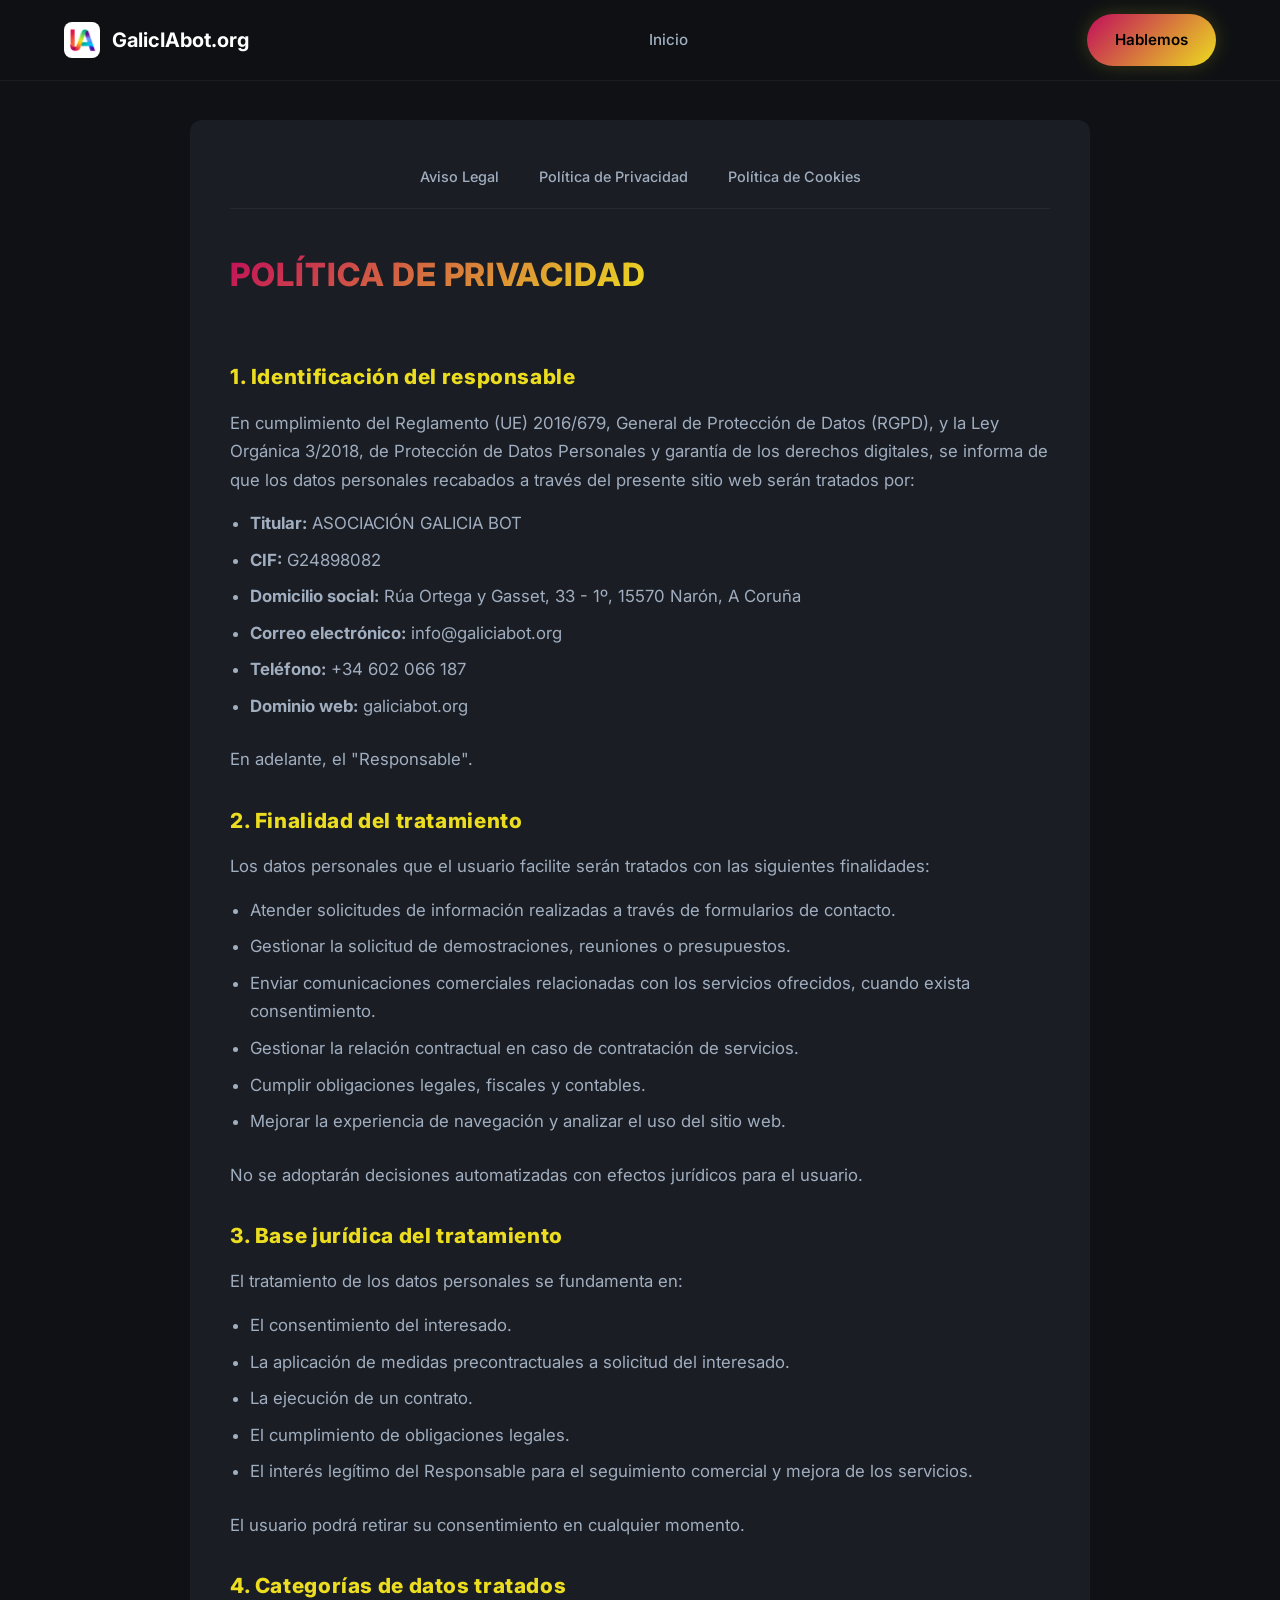
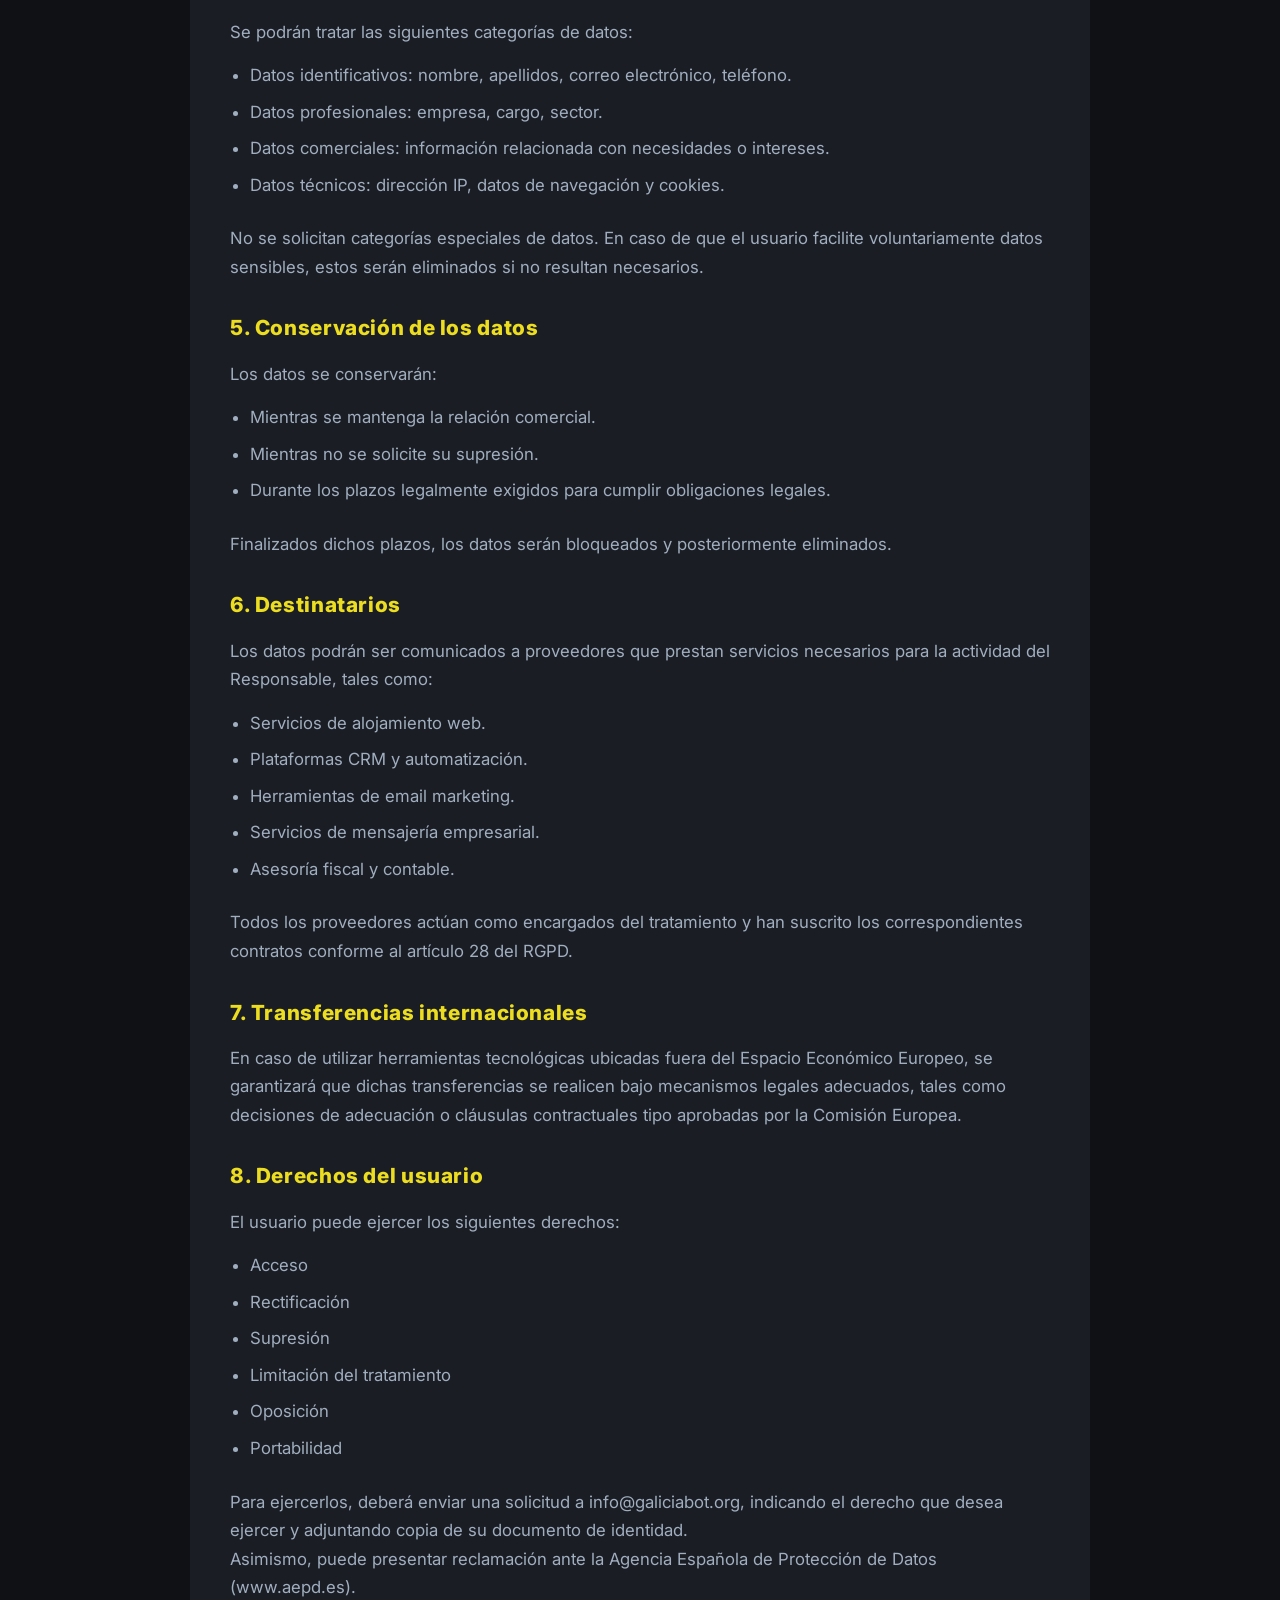
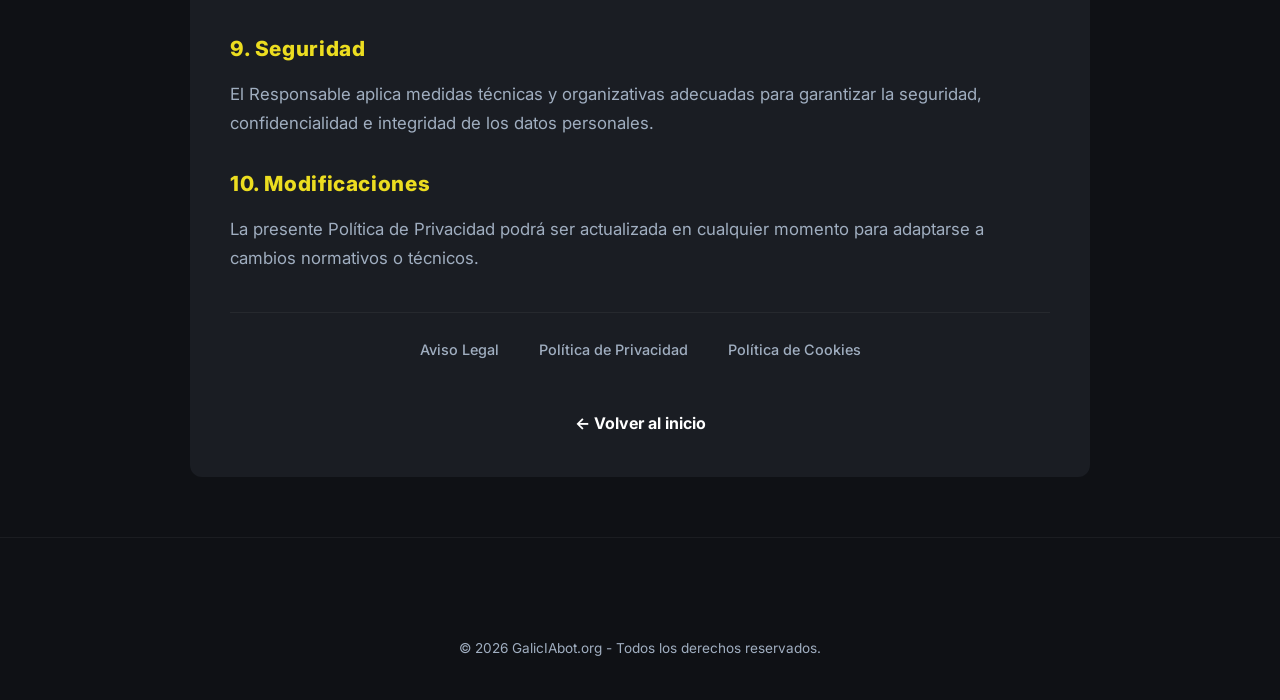
<file: politica-privacidad.html>
<!DOCTYPE html>
<html lang="es">

<head>
    <meta charset="UTF-8">
    <meta name="viewport" content="width=device-width, initial-scale=1.0">
    <title>GalicIAbot.org | Política de Privacidad</title>
    <meta name="description" content="Política de privacidad y protección de datos personales de GalicIAbot.org.">
    <link rel="stylesheet" href="layout.css">
    <link rel="stylesheet" href="theme.css">
    <link rel="icon" type="image/png" href="Logos RECORTADOS/Logo GalicIABot recortado-08.png">
    <style>
        .legal-section {
            padding: 120px 20px 60px;
            color: var(--text-main);
            min-height: 80vh;
        }

        .legal-content {
            background-color: var(--card-bg);
            border: 1px solid var(--border-color);
            border-radius: 12px;
            padding: 40px;
            max-width: 900px;
            margin: 0 auto;
        }

        .legal-nav {
            display: flex;
            gap: 20px;
            margin-bottom: 40px;
            border-bottom: 1px solid rgba(255, 255, 255, 0.05);
            padding-bottom: 15px;
            justify-content: center;
        }

        .legal-nav.bottom {
            margin-top: 40px;
            margin-bottom: 0;
            border-bottom: none;
            border-top: 1px solid rgba(255, 255, 255, 0.05);
            padding-top: 20px;
        }

        .nav-anchor {
            text-decoration: none;
            color: var(--text-muted);
            font-size: 0.9rem;
            font-weight: 500;
            transition: all 0.3s ease;
            padding: 5px 10px;
            border-radius: 4px;
        }

        .nav-anchor:hover {
            color: var(--accent-yellow);
            background: rgba(255, 255, 255, 0.03);
        }

        .legal-divider {
            height: 1px;
            background: linear-gradient(90deg, transparent, rgba(255, 255, 255, 0.1), transparent);
            margin: 60px 0;
        }

        .legal-content h2 {
            margin-bottom: 30px;
            text-align: center;
            font-size: 2rem;
            scroll-margin-top: 120px;
        }

        .legal-content h3 {
            margin-top: 30px;
            margin-bottom: 15px;
            color: var(--accent-yellow);
            font-size: 1.3rem;
        }

        .legal-content p,
        .legal-content ul {
            font-size: 1.05rem;
            line-height: 1.7;
            color: var(--text-muted);
            margin-bottom: 15px;
        }

        .legal-content ul {
            padding-left: 20px;
            margin-bottom: 25px;
        }

        .legal-content li {
            margin-bottom: 8px;
        }

        .back-link {
            display: inline-block;
            margin-top: 30px;
            text-decoration: none;
            color: var(--white);
            font-weight: bold;
            transition: color 0.3s ease;
        }

        .back-link:hover {
            color: var(--accent-yellow);
        }

        @media (max-width: 600px) {
            .legal-content {
                padding: 20px;
            }

            .legal-nav {
                flex-direction: column;
                align-items: center;
                gap: 10px;
            }
        }
    </style>
</head>

<body>

    <!-- Navbar -->
    <nav>
        <div class="container">
            <a href="index.html" class="logo">
                <img src="Logos RECORTADOS/Logo GalicIABot recortado-08.png" alt="GalicIAbot" class="logo-icon">
                <span>GalicIAbot.org</span>
            </a>
            <div class="nav-links">
                <a href="index.html">Inicio</a>
            </div>
            <a href="index.html#contacto-leads" class="btn btn-primary">Hablemos</a>
        </div>
    </nav>

    <!-- Legal Section -->
    <section class="legal-section">
        <div class="container">
            <div class="legal-content">
                <!-- Top Navigation -->
                <div class="legal-nav">
                    <a href="aviso-legal.html" class="nav-anchor">Aviso Legal</a>
                    <a href="#" class="nav-anchor">Política de Privacidad</a>
                    <a href="cookies.html" class="nav-anchor">Política de Cookies</a>
                </div>

                <!-- Section: Política de Privacidad -->
                <div id="privacidad">
                    <h2 class="gradient-text">POLÍTICA DE PRIVACIDAD</h2>

                    <h3>1. Identificación del responsable</h3>
                    <p>En cumplimiento del Reglamento (UE) 2016/679, General de Protección de Datos (RGPD), y la Ley
                        Orgánica
                        3/2018, de Protección de Datos Personales y garantía de los derechos digitales, se informa de
                        que
                        los
                        datos personales recabados a través del presente sitio web serán tratados por:</p>
                    <ul>
                        <li><strong>Titular:</strong> ASOCIACIÓN GALICIA BOT</li>
                        <li><strong>CIF:</strong> G24898082</li>
                        <li><strong>Domicilio social:</strong> Rúa Ortega y Gasset, 33 - 1º, 15570 Narón, A Coruña</li>
                        <li><strong>Correo electrónico:</strong> info@galiciabot.org</li>
                        <li><strong>Teléfono:</strong> +34 602 066 187</li>
                        <li><strong>Dominio web:</strong> galiciabot.org</li>
                    </ul>
                    <p>En adelante, el "Responsable".</p>

                    <h3>2. Finalidad del tratamiento</h3>
                    <p>Los datos personales que el usuario facilite serán tratados con las siguientes finalidades:</p>
                    <ul>
                        <li>Atender solicitudes de información realizadas a través de formularios de contacto.</li>
                        <li>Gestionar la solicitud de demostraciones, reuniones o presupuestos.</li>
                        <li>Enviar comunicaciones comerciales relacionadas con los servicios ofrecidos, cuando exista
                            consentimiento.</li>
                        <li>Gestionar la relación contractual en caso de contratación de servicios.</li>
                        <li>Cumplir obligaciones legales, fiscales y contables.</li>
                        <li>Mejorar la experiencia de navegación y analizar el uso del sitio web.</li>
                    </ul>
                    <p>No se adoptarán decisiones automatizadas con efectos jurídicos para el usuario.</p>

                    <h3>3. Base jurídica del tratamiento</h3>
                    <p>El tratamiento de los datos personales se fundamenta en:</p>
                    <ul>
                        <li>El consentimiento del interesado.</li>
                        <li>La aplicación de medidas precontractuales a solicitud del interesado.</li>
                        <li>La ejecución de un contrato.</li>
                        <li>El cumplimiento de obligaciones legales.</li>
                        <li>El interés legítimo del Responsable para el seguimiento comercial y mejora de los servicios.
                        </li>
                    </ul>
                    <p>El usuario podrá retirar su consentimiento en cualquier momento.</p>

                    <h3>4. Categorías de datos tratados</h3>
                    <p>Se podrán tratar las siguientes categorías de datos:</p>
                    <ul>
                        <li>Datos identificativos: nombre, apellidos, correo electrónico, teléfono.</li>
                        <li>Datos profesionales: empresa, cargo, sector.</li>
                        <li>Datos comerciales: información relacionada con necesidades o intereses.</li>
                        <li>Datos técnicos: dirección IP, datos de navegación y cookies.</li>
                    </ul>
                    <p>No se solicitan categorías especiales de datos. En caso de que el usuario facilite
                        voluntariamente
                        datos
                        sensibles, estos serán eliminados si no resultan necesarios.</p>

                    <h3>5. Conservación de los datos</h3>
                    <p>Los datos se conservarán:</p>
                    <ul>
                        <li>Mientras se mantenga la relación comercial.</li>
                        <li>Mientras no se solicite su supresión.</li>
                        <li>Durante los plazos legalmente exigidos para cumplir obligaciones legales.</li>
                    </ul>
                    <p>Finalizados dichos plazos, los datos serán bloqueados y posteriormente eliminados.</p>

                    <h3>6. Destinatarios</h3>
                    <p>Los datos podrán ser comunicados a proveedores que prestan servicios necesarios para la actividad
                        del
                        Responsable, tales como:</p>
                    <ul>
                        <li>Servicios de alojamiento web.</li>
                        <li>Plataformas CRM y automatización.</li>
                        <li>Herramientas de email marketing.</li>
                        <li>Servicios de mensajería empresarial.</li>
                        <li>Asesoría fiscal y contable.</li>
                    </ul>
                    <p>Todos los proveedores actúan como encargados del tratamiento y han suscrito los correspondientes
                        contratos conforme al artículo 28 del RGPD.</p>

                    <h3>7. Transferencias internacionales</h3>
                    <p>En caso de utilizar herramientas tecnológicas ubicadas fuera del Espacio Económico Europeo, se
                        garantizará que dichas transferencias se realicen bajo mecanismos legales adecuados, tales como
                        decisiones de adecuación o cláusulas contractuales tipo aprobadas por la Comisión Europea.</p>

                    <h3>8. Derechos del usuario</h3>
                    <p>El usuario puede ejercer los siguientes derechos:</p>
                    <ul>
                        <li>Acceso</li>
                        <li>Rectificación</li>
                        <li>Supresión</li>
                        <li>Limitación del tratamiento</li>
                        <li>Oposición</li>
                        <li>Portabilidad</li>
                    </ul>
                    <p>Para ejercerlos, deberá enviar una solicitud a info@galiciabot.org, indicando el derecho que
                        desea
                        ejercer y adjuntando copia de su documento de identidad.<br>
                        Asimismo, puede presentar reclamación ante la Agencia Española de Protección de Datos
                        (www.aepd.es).
                    </p>

                    <h3>9. Seguridad</h3>
                    <p>El Responsable aplica medidas técnicas y organizativas adecuadas para garantizar la seguridad,
                        confidencialidad e integridad de los datos personales.</p>

                    <h3>10. Modificaciones</h3>
                    <p>La presente Política de Privacidad podrá ser actualizada en cualquier momento para adaptarse a
                        cambios
                        normativos o técnicos.</p>
                </div>

                <!-- Bottom Navigation -->
                <div class="legal-nav bottom">
                    <a href="aviso-legal.html" class="nav-anchor">Aviso Legal</a>
                    <a href="#" class="nav-anchor">Política de Privacidad</a>
                    <a href="cookies.html" class="nav-anchor">Política de Cookies</a>
                </div>

                <div style="text-align: center;">
                    <a href="index.html" class="back-link">&larr; Volver al inicio</a>
                </div>
            </div>
        </div>
    </section>

    <!-- Footer Simple -->
    <footer>
        <div class="footer-bottom" style="border-top: none; padding-top: 20px;">
            <div class="footer-legal-inline" style="text-align: center;">
                <span>&copy; 2026 GalicIAbot.org - Todos los derechos reservados.</span>
            </div>
        </div>
    </footer>

</body>

</html>
</file>
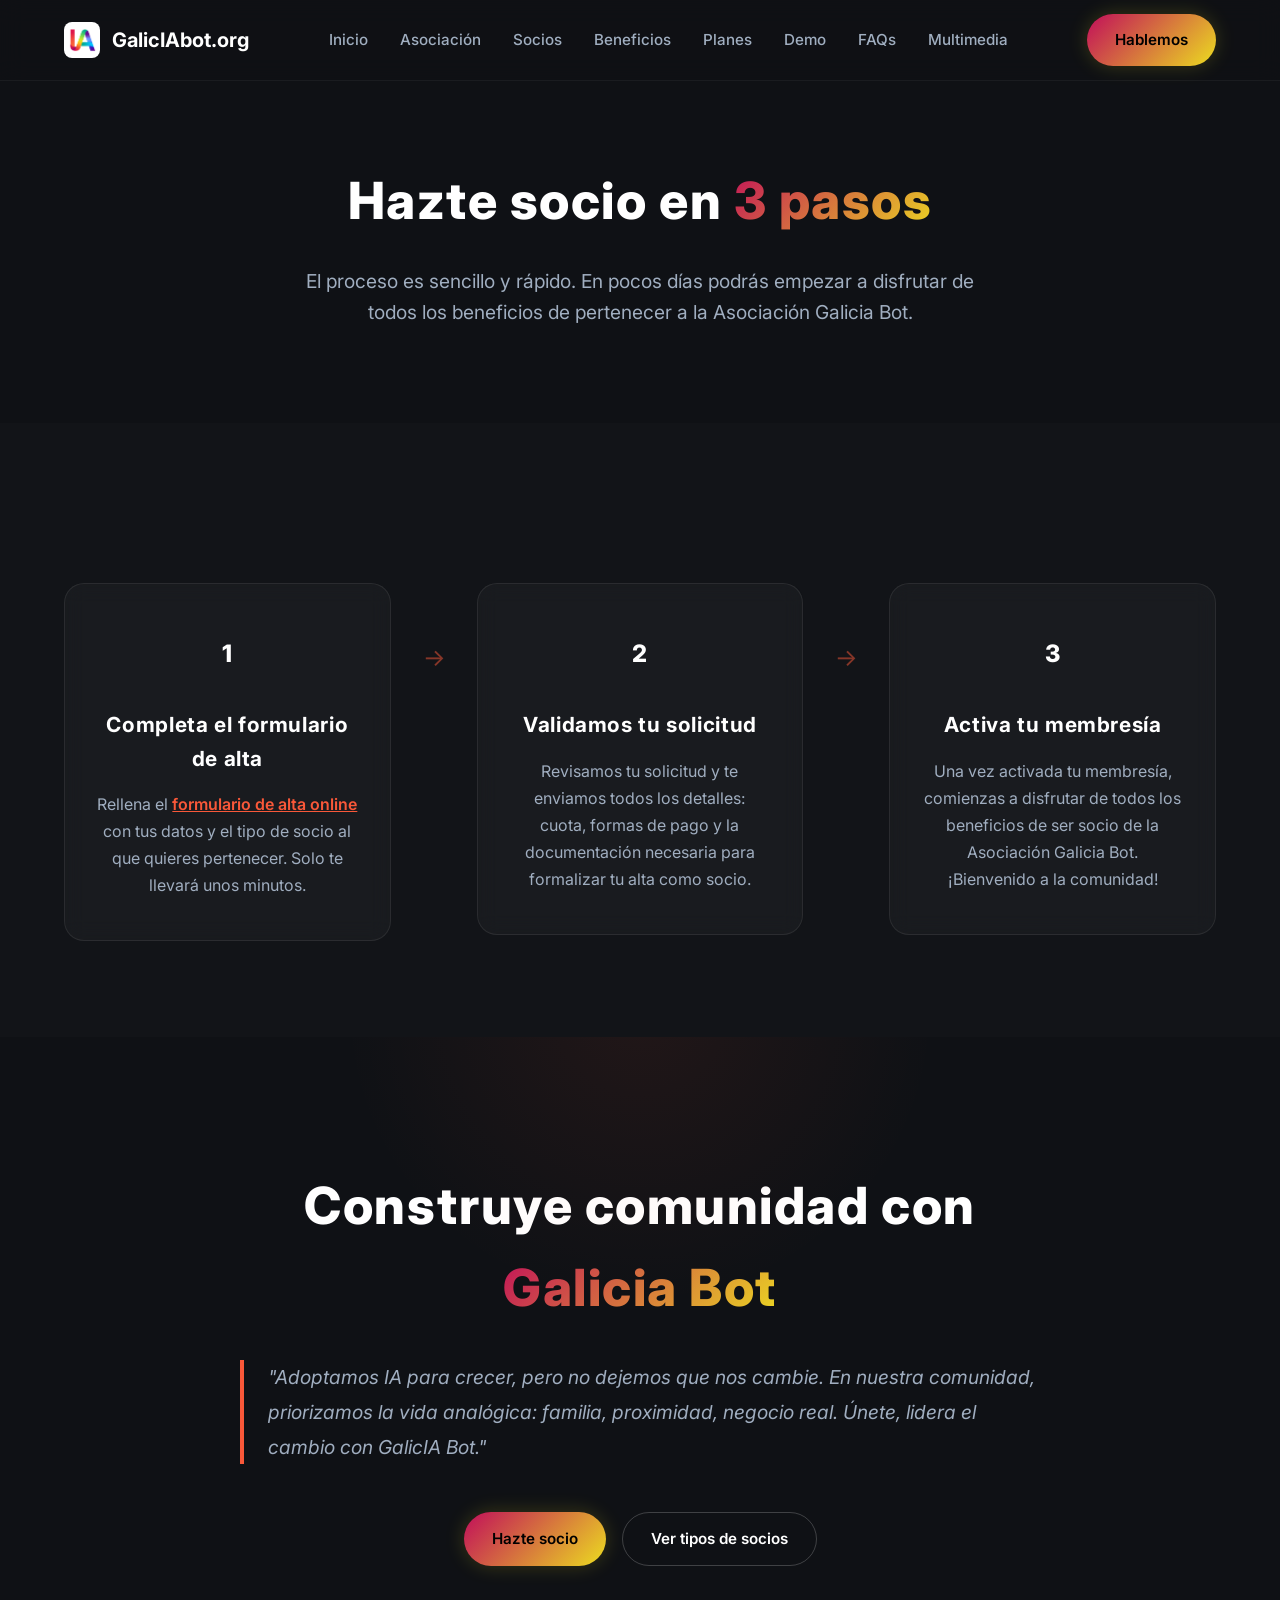
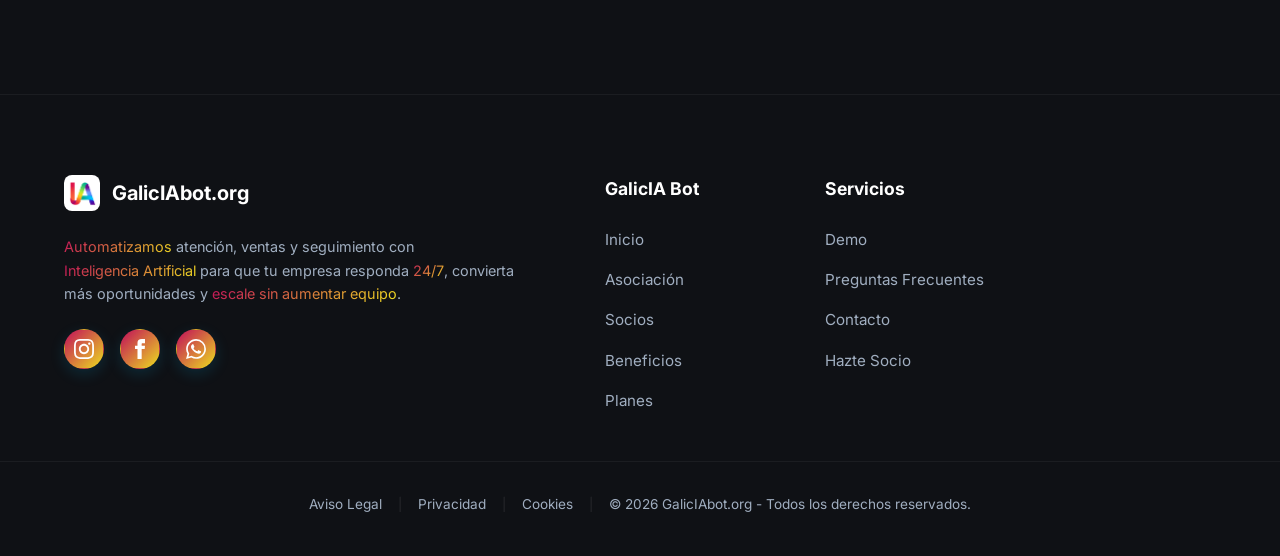
<file: registro-socios.html>
<!DOCTYPE html>
<html lang="es">

<head>
    <meta charset="UTF-8">
    <meta name="viewport" content="width=device-width, initial-scale=1.0">
    <title>Hazte Socio | GalicIAbot.org</title>
    <meta name="description"
        content="Únete a la Asociación Galicia Bot en 3 sencillos pasos. Accede a formación, red de contactos y recursos de IA para tu empresa.">
    <link rel="stylesheet" href="layout.css">
    <link rel="stylesheet" href="theme.css">
    <link rel="icon" type="image/png" href="Logos RECORTADOS/Logo GalicIABot recortado-01.png">
    <style>
        /* ---- Steps Section ---- */
        .registro-hero {
            padding: 10rem 0 6rem;
            background: var(--bg-dark);
            text-align: center;
        }

        .steps-section {
            padding: 6rem 0;
            background: rgba(255, 255, 255, 0.01);
        }

        .steps-grid {
            display: grid;
            grid-template-columns: repeat(auto-fit, minmax(280px, 1fr));
            gap: 2rem;
            margin-top: 4rem;
            position: relative;
        }

        .step-card {
            background: rgba(255, 255, 255, 0.03);
            border: 1px solid rgba(255, 255, 255, 0.08);
            border-radius: 20px;
            padding: 2.5rem 2rem;
            text-align: center;
            position: relative;
            transition: all 0.4s cubic-bezier(0.4, 0, 0.2, 1);
            backdrop-filter: blur(10px);
        }

        .step-card:hover {
            transform: translateY(-8px);
            border-color: var(--accent-orange);
            box-shadow: 0 20px 40px rgba(249, 88, 57, 0.15);
        }

        .step-number {
            width: 60px;
            height: 60px;
            border-radius: 50%;
            background: var(--gradient-orange);
            display: flex;
            align-items: center;
            justify-content: center;
            font-size: 1.5rem;
            font-weight: 800;
            color: white;
            margin: 0 auto 1.5rem;
            flex-shrink: 0;
        }

        .step-card h3 {
            font-size: 1.3rem;
            font-weight: 700;
            color: var(--text-main);
            margin-bottom: 1rem;
        }

        .step-card p {
            color: var(--text-muted);
            font-size: 1rem;
            line-height: 1.7;
        }

        .step-card a {
            color: var(--accent-orange);
            text-decoration: underline;
            font-weight: 600;
        }

        .step-card a:hover {
            color: var(--accent-yellow);
        }

        /* connector between steps */
        .step-connector {
            display: none;
        }

        @media (min-width: 900px) {
            .steps-grid {
                grid-template-columns: 1fr auto 1fr auto 1fr;
                align-items: start;
            }

            .step-connector {
                display: flex;
                align-items: center;
                padding-top: 3.5rem;
                color: var(--accent-orange);
                opacity: 0.5;
                font-size: 1.5rem;
            }
        }

        /* ---- CTA Section ---- */
        .cta-final {
            padding: 8rem 0;
            background: var(--bg-dark);
            text-align: center;
            position: relative;
            overflow: hidden;
        }

        .cta-final::before {
            content: '';
            position: absolute;
            top: -50%;
            left: 50%;
            transform: translateX(-50%);
            width: 600px;
            height: 600px;
            background: radial-gradient(circle, rgba(249, 88, 57, 0.08) 0%, transparent 70%);
            pointer-events: none;
        }

        .cta-quote {
            max-width: 800px;
            margin: 2rem auto 3rem;
            font-size: 1.2rem;
            line-height: 1.8;
            color: var(--text-muted);
            font-style: italic;
            border-left: 4px solid var(--accent-orange);
            padding-left: 1.5rem;
            text-align: left;
        }

        .cta-buttons {
            display: flex;
            gap: 1rem;
            justify-content: center;
            flex-wrap: wrap;
            margin-top: 2rem;
        }
    </style>
</head>

<body>

    <!-- Navbar -->
    <nav>
        <div class="container">
            <a href="index.html" class="logo">
                <img src="Logos RECORTADOS/Logo GalicIABot recortado-08.png" alt="GalicIAbot" class="logo-icon">
                <span>GalicIAbot.org</span>
            </a>
            <div class="nav-links">
                <a href="index.html#inicio">Inicio</a>
                <a href="index.html#asociacion">Asociación</a>
                <a href="index.html#socios">Socios</a>
                <a href="index.html#beneficios">Beneficios</a>
                <a href="index.html#planes">Planes</a>
                <a href="index.html#demo">Demo</a>
                <a href="index.html#faq">FAQs</a>
                <a href="multimedia.html">Multimedia</a>
            </div>
            <a href="index.html#contacto-leads" class="btn btn-primary">Hablemos</a>
        </div>
    </nav>

    <!-- Hero -->
    <section class="registro-hero">
        <div class="container">
            <div style="max-width: 700px; margin: 0 auto;">
                <h1 class="section-title">Hazte socio en <span class="gradient-text">3 pasos</span></h1>
                <p style="color: var(--text-muted); font-size: 1.2rem; line-height: 1.6; margin-top: 1.5rem;">
                    El proceso es sencillo y rápido. En pocos días podrás empezar a disfrutar de todos los beneficios
                    de pertenecer a la Asociación Galicia Bot.
                </p>
            </div>
        </div>
    </section>

    <!-- 3 Steps -->
    <section class="steps-section">
        <div class="container">
            <div class="steps-grid">
                <!-- Paso 1 -->
                <div class="step-card reveal">
                    <div class="step-number">1</div>
                    <h3>Completa el formulario de alta</h3>
                    <p>
                        Rellena el <a href="https://link.galiciabot.org/widget/form/SFzUM6gQugW5QYn8neQN"
                            target="_blank" rel="noopener noreferrer">formulario de alta online</a> con tus datos y el
                        tipo
                        de socio al que quieres pertenecer. Solo te llevará unos minutos.
                    </p>
                </div>

                <div class="step-connector">→</div>

                <!-- Paso 2 -->
                <div class="step-card reveal">
                    <div class="step-number">2</div>
                    <h3>Validamos tu solicitud</h3>
                    <p>
                        Revisamos tu solicitud y te enviamos todos los detalles: cuota, formas de pago y la
                        documentación necesaria para formalizar tu alta como socio.
                    </p>
                </div>

                <div class="step-connector">→</div>

                <!-- Paso 3 -->
                <div class="step-card reveal">
                    <div class="step-number">3</div>
                    <h3>Activa tu membresía</h3>
                    <p>
                        Una vez activada tu membresía, comienzas a disfrutar de todos los beneficios de ser socio
                        de la Asociación Galicia Bot. ¡Bienvenido a la comunidad!
                    </p>
                </div>
            </div>
        </div>
    </section>

    <!-- CTA Final -->
    <section class="cta-final">
        <div class="container">
            <div style="max-width: 800px; margin: 0 auto;">
                <h2 class="section-title">Construye comunidad con <span class="gradient-text">Galicia Bot</span></h2>
                <blockquote class="cta-quote">
                    "Adoptamos IA para crecer, pero no dejemos que nos cambie. En nuestra comunidad, priorizamos la
                    vida analógica: familia, proximidad, negocio real. Únete, lidera el cambio con GalicIA Bot."
                </blockquote>
                <div class="cta-buttons">
                    <a href="https://link.galiciabot.org/widget/form/SFzUM6gQugW5QYn8neQN" target="_blank"
                        rel="noopener noreferrer" class="btn btn-primary">Hazte socio</a>
                    <a href="index.html#socios" class="btn btn-outline">Ver tipos de socios</a>
                </div>
            </div>
        </div>
    </section>

    <!-- Footer -->
    <footer>
        <div class="container">
            <div class="footer-main">
                <!-- Brand Section -->
                <div class="footer-brand">
                    <a href="index.html" class="logo">
                        <img src="Logos RECORTADOS/Logo GalicIABot recortado-08.png" alt="GalicIAbot" class="logo-icon">
                        <span>GalicIAbot.org</span>
                    </a>
                    <p class="footer-phrase">
                        <span class="gradient-text">Automatizamos</span> atención, ventas y seguimiento con <span
                            class="gradient-text">Inteligencia Artificial</span>
                        para que tu empresa responda <span class="gradient-text">24/7</span>, convierta más
                        oportunidades
                        y <span class="gradient-text">escale sin aumentar equipo</span>.
                    </p>
                    <div class="footer-social">
                        <a href="https://www.instagram.com/galiciabot?igsh=c2gyc28yYmZtODA0&utm_source=qr"
                            target="_blank" rel="noopener noreferrer" aria-label="Instagram">
                            <svg viewBox="0 0 24 24" width="20" height="20" fill="#FFF">
                                <path
                                    d="M12 2.163c3.204 0 3.584.012 4.85.07 3.252.148 4.771 1.691 4.919 4.919.058 1.265.069 1.645.069 4.849 0 3.205-.012 3.584-.069 4.849-.149 3.225-1.664 4.771-4.919 4.919-1.266.058-1.644.07-4.85.07-3.204 0-3.584-.012-4.849-.07-3.26-.149-4.771-1.699-4.919-4.92-.058-1.265-.07-1.644-.07-4.849 0-3.204.013-3.583.07-4.849.149-3.227 1.664-4.771 4.919-4.919 1.266-.057 1.645-.069 4.849-.069zm0-2.163c-3.259 0-3.667.014-4.947.072-4.358.2-6.78 2.618-6.98 6.98-.059 1.281-.073 1.689-.073 4.948 0 3.259.014 3.668.072 4.948.2 4.358 2.618 6.78 6.98 6.98 1.281.058 1.689.072 4.948.072 3.259 0 3.668-.014 4.948-.072 4.354-.2 6.782-2.618 6.979-6.98.059-1.28.073-1.689.073-4.948 0-3.259-.014-3.667-.072-4.947-.196-4.354-2.617-6.78-6.979-6.98-1.281-.059-1.69-.073-4.949-.073zm0 5.838c-3.403 0-6.162 2.759-6.162 6.162s2.759 6.163 6.162 6.163 6.162-2.759 6.162-6.163c0-3.403-2.759-6.162-6.162-6.162zm0 10.162c-2.209 0-4-1.79-4-4 0-2.209 1.791-4 4-4s4 1.791 4 4c0 2.21-1.791 4-4 4zm6.406-11.845c-.796 0-1.441.645-1.441 1.44s.645 1.44 1.441 1.44c.795 0 1.439-.645 1.439-1.44s-.644-1.44-1.439-1.44z" />
                            </svg>
                        </a>
                        <a href="https://www.facebook.com/profile.php?id=61582572909108" target="_blank"
                            rel="noopener noreferrer" aria-label="Facebook">
                            <svg viewBox="0 0 24 24" width="20" height="20" fill="#FFF">
                                <path
                                    d="M9 8h-3v4h3v12h5v-12h3.642l.358-4h-4v-1.667c0-.955.192-1.333 1.115-1.333h2.885v-5h-3.808c-3.596 0-5.192 1.583-5.192 4.615v3.385z" />
                            </svg>
                        </a>
                        <a href="https://wa.me/34602066187" target="_blank" rel="noopener noreferrer"
                            aria-label="WhatsApp">
                            <svg viewBox="0 0 24 24" width="20" height="20" fill="#FFF">
                                <path
                                    d="M17.472 14.382c-.297-.149-1.758-.867-2.03-.967-.273-.099-.471-.148-.67.15-.197.297-.767.966-.94 1.164-.173.199-.347.223-.644.075-.297-.15-1.255-.463-2.39-1.475-.883-.788-1.48-1.761-1.653-2.059-.173-.297-.018-.458.13-.606.134-.133.298-.347.446-.52.149-.174.198-.298.298-.497.099-.198.05-.371-.025-.52-.075-.149-.669-1.612-.916-2.207-.242-.579-.487-.5-.669-.51-.173-.008-.371-.01-.57-.01-.198 0-.52.074-.792.372-.272.297-1.04 1.016-1.04 2.479 0 1.462 1.065 2.875 1.213 3.074.149.198 2.096 3.2 5.077 4.487.709.306 1.262.489 1.694.625.712.227 1.36.195 1.871.118.571-.085 1.758-.719 2.006-1.413.248-.694.248-1.289.173-1.413-.074-.124-.272-.198-.57-.347m-5.421 7.403h-.004a9.87 9.87 0 01-5.031-1.378l-.361-.214-3.741.982.998-3.648-.235-.374a9.86 9.86 0 01-1.51-5.26c.001-5.45 4.436-9.884 9.888-9.884 2.64 0 5.122 1.03 6.988 2.898a9.825 9.825 0 012.893 6.994c-.003 5.45-4.438 9.884-9.885 9.884m8.413-18.297A11.815 11.815 0 0012.05 0C5.495 0 .16 5.335.157 11.892c0 2.096.547 4.142 1.588 5.945L.057 24l6.305-1.654a11.882 11.882 0 005.683 1.448h.005c6.554 0 11.89-5.335 11.893-11.893a11.821 11.821 0 00-3.48-8.413z" />
                            </svg>
                        </a>
                    </div>
                </div>

                <!-- Navigation Columns -->
                <div class="footer-nav">
                    <div class="footer-nav-col empresa">
                        <h4>GalicIA Bot</h4>
                        <a href="index.html#inicio">Inicio</a>
                        <a href="index.html#asociacion">Asociación</a>
                        <a href="index.html#socios">Socios</a>
                        <a href="index.html#beneficios">Beneficios</a>
                        <a href="index.html#planes">Planes</a>
                    </div>
                    <div class="footer-nav-col servicios">
                        <h4>Servicios</h4>
                        <a href="index.html#demo">Demo</a>
                        <a href="index.html#faq">Preguntas Frecuentes</a>
                        <a href="index.html#contacto-leads">Contacto</a>
                        <a href="registro-socios.html" class="active">Hazte Socio</a>
                    </div>
                </div>
            </div>
        </div>

        <!-- Bottom Section -->
        <div class="footer-bottom">
            <div class="footer-legal-inline">
                <a href="#" id="avisoLegalBtn">Aviso Legal</a>
                <span class="separator">|</span>
                <a href="#" id="privacidadBtn">Privacidad</a>
                <span class="separator">|</span>
                <a href="#" id="cookiesBtn">Cookies</a>
                <span class="separator">|</span>
                <span>&copy; 2026 GalicIAbot.org - Todos los derechos reservados.</span>
            </div>
        </div>
        </div>
    </footer>

    <!-- Scroll reveal script -->
    <script>
        const reveals = document.querySelectorAll('.reveal');
        const observer = new IntersectionObserver((entries) => {
            entries.forEach(entry => {
                if (entry.isIntersecting) {
                    entry.target.classList.add('revealed');
                }
            });
        }, { threshold: 0.1 });
        reveals.forEach(el => observer.observe(el));

        // Navbar scroll effect
        window.addEventListener('scroll', () => {
            const nav = document.querySelector('nav');
            if (window.scrollY > 50) {
                nav.classList.add('scrolled');
            } else {
                nav.classList.remove('scrolled');
            }
        });
    </script>

</body>

</html>
</file>
<file: layout.css>
* {
    margin: 0;
    padding: 0;
    box-sizing: border-box;
}

body {
    line-height: 1.6;
    overflow-x: hidden;
}

.container {
    max-width: 1200px;
    margin: 0 auto;
    padding: 0 1.5rem;
}

section {
    padding: 80px 0;
}

.section-title {
    font-size: clamp(2.2rem, 5vw, 3.2rem);
    margin-bottom: 1.5rem;
}

/* Navbar Layout */
nav {
    position: fixed;
    top: 0;
    width: 100%;
    z-index: 1000;
}

nav .container {
    display: flex;
    justify-content: space-between;
    align-items: center;
    height: 80px;
}

.logo {
    display: flex;
    align-items: center;
    gap: 12px;
    text-decoration: none;
    font-size: 1.25rem;
}

.logo-icon {
    width: 36px;
    height: 36px;
    border-radius: 8px;
    display: flex;
    align-items: center;
    justify-content: center;
}

.nav-links {
    display: flex;
    gap: 2rem;
}

.nav-links a {
    text-decoration: none;
    font-size: 0.95rem;
    position: relative;
    padding: 10px 0;
    display: inline-block;
}

.nav-links a::after {
    content: '';
    position: absolute;
    bottom: 0;
    left: 0;
    width: 0;
    height: 2px;
    transition: width 0.3s ease;
}

.nav-links a:hover::after,
.nav-links a.active::after {
    width: 100%;
}

/* Buttons Layout */
.btn {
    display: inline-flex;
    align-items: center;
    justify-content: center;
    padding: 14px 28px;
    border-radius: 50px;
    text-decoration: none;
    cursor: pointer;
    font-size: 0.95rem;
}

.btn-primary:hover {
    transform: translateY(-2px);
}

/* Hero Layout */
.hero {
    padding-top: 160px;
    text-align: center;
    position: relative;
    overflow: hidden;
}

.hero-content {
    max-width: 100%;
    width: 100%;
    padding: 0 2rem;
    margin: 0 auto;
    position: relative;
    z-index: 2;
}

.hero h1 {
    font-size: clamp(3rem, 10vw, 5.5rem);
    line-height: 1.1;
    margin-bottom: 2.5rem;
    width: 85%;
    max-width: 1200px;
    margin-left: auto;
    margin-right: auto;
}

.hero p {
    font-size: 1.35rem;
    margin-bottom: 3.5rem;
    width: 75%;
    max-width: 1000px;
    margin-left: auto;
    margin-right: auto;
    line-height: 1.6;
}

.hero-glow {
    position: absolute;
    top: 50%;
    left: 50%;
    transform: translate(-50%, -50%);
    width: 600px;
    height: 600px;
    z-index: 1;
}

/* Feature Cards & Asociacion Refactor */
.features-grid {
    display: grid;
    grid-template-columns: repeat(auto-fit, minmax(300px, 1fr));
    gap: 2rem;
    margin-top: 4rem;
}

.feature-card {
    padding: 2.5rem;
    border-radius: 20px;
    background: var(--card-bg);
    border: 1px solid rgba(255, 255, 255, 0.05);
    transition: var(--transition);
}

.feature-card:hover {
    transform: translateY(-5px);
    border-color: var(--accent-orange);
    box-shadow: 0 10px 30px rgba(249, 88, 57, 0.1);
}

.asociacion-text-block {
    text-align: left;
    max-width: 900px;
    margin: 2rem auto;
}

.asociacion-expandable {
    max-height: 0;
    overflow: hidden;
    transition: max-height 0.8s ease-in-out, opacity 0.5s ease;
    opacity: 0;
}

.asociacion-expandable.active {
    max-height: 5000px;
    /* Large enough for full content */
    opacity: 1;
}

.btn-read-more {
    margin-top: 2rem;
}

.asociacion-sub-section {
    margin-top: 3rem;
    padding-top: 2rem;
    border-top: 1px solid rgba(255, 255, 255, 0.05);
}

.asociacion-sub-section h3 {
    font-size: 1.8rem;
    margin-bottom: 1.5rem;
    text-align: center;
}

.asociacion-list {
    list-style: none;
    display: grid;
    grid-template-columns: repeat(auto-fit, minmax(280px, 1fr));
    gap: 1.5rem;
    margin-top: 1.5rem;
}

.asociacion-list li {
    background: rgba(255, 255, 255, 0.02);
    padding: 1.5rem;
    border-radius: 12px;
    border: 1px solid rgba(255, 255, 255, 0.05);
    text-align: center;
    color: var(--text-muted);
    font-size: 1rem;
    line-height: 1.6;
}

.asociacion-list li strong {
    display: block;
    color: var(--accent-yellow);
    margin-bottom: 0.5rem;
    font-size: 1.1rem;
}

.feature-icon {
    width: 48px;
    height: 48px;
    border-radius: 12px;
    display: flex;
    align-items: center;
    justify-content: center;
    margin-bottom: 1.5rem;
}

/* Pricing Layout */
.pricing-grid {
    display: grid;
    grid-template-columns: repeat(auto-fit, minmax(320px, 1fr));
    gap: 2rem;
    margin-top: 4rem;
}

.pricing-card {
    padding: 3rem 2.5rem;
    border-radius: 24px;
    position: relative;
    display: flex;
    flex-direction: column;
}

.popular-badge {
    position: absolute;
    top: -12px;
    right: 32px;
    padding: 4px 12px;
    border-radius: 50px;
    font-size: 0.75rem;
}

.price {
    font-size: 3rem;
    margin: 1.5rem 0;
}

.price span {
    font-size: 1rem;
}

.pricing-features {
    list-style: none;
    margin: 2rem 0;
    flex-grow: 1;
}

.pricing-features li {
    margin-bottom: 1rem;
    display: flex;
    align-items: center;
    gap: 12px;
    font-size: 0.95rem;
}

/* CTA Layout */
.cta-section {
    padding: 60px 0;
    position: relative;
    overflow: hidden;
}

.cta-section::before {
    content: '';
    position: absolute;
    top: 50%;
    left: 50%;
    transform: translate(-50%, -50%);
    width: 1000px;
    height: 1000px;
    z-index: 1;
}

.cta-content {
    position: relative;
    z-index: 2;
    text-align: center;
    max-width: 1000px;
    margin: 0 auto;
}

.cta-section h2 {
    font-size: clamp(2.5rem, 6vw, 4.5rem);
    margin-bottom: 1.5rem;
    text-transform: uppercase;
}

.cta-section p.main-desc {
    font-size: 1.35rem;
    margin-bottom: 2rem;
    max-width: 800px;
    margin-left: auto;
    margin-right: auto;
}

.cta-btns {
    display: flex;
    gap: 2rem;
    justify-content: center;
    flex-wrap: wrap;
    margin-bottom: 3rem;
}

.btn-large {
    padding: 24px 40px;
    border-radius: 20px;
    display: flex;
    flex-direction: column;
    align-items: center;
    text-align: center;
    min-width: 320px;
    text-decoration: none;
    position: relative;
}

.btn-large .btn-title {
    font-size: 1.25rem;
    margin-bottom: 4px;
    display: flex;
    align-items: center;
    gap: 10px;
}

.btn-large .btn-subtitle {
    font-size: 0.85rem;
}

.btn-large:hover {
    transform: scale(1.05);
}

.stats-grid {
    display: grid;
    grid-template-columns: repeat(3, 1fr);
    gap: 2rem;
    margin-bottom: 5rem;
}

.stat-item h3 {
    font-size: 3.5rem;
    margin-bottom: 0.5rem;
}

.stat-item p {
    font-size: 0.95rem;
}

.testimonial-card-final {
    padding: 3rem;
    border-radius: 30px;
    max-width: 900px;
    margin: 0 auto;
    text-align: left;
}

.stars {
    font-size: 1.2rem;
    margin-bottom: 1.5rem;
    display: block;
}

.testimonial-card-final p {
    font-size: 1.1rem;
    line-height: 1.8;
}

/* Footer Layout */
footer {
    padding: 80px 0 40px 0;
}

.footer-main {
    display: grid;
    grid-template-columns: 1fr 1.2fr;
    gap: 2rem;
    margin-bottom: 3rem;
}

.footer-brand {
    display: flex;
    flex-direction: column;
    gap: 1.5rem;
}

.footer-phrase {
    font-size: 0.9rem;
    line-height: 1.6;
    max-width: 480px;
}

.footer-social {
    display: flex;
    gap: 1rem;
}

.footer-social a {
    width: 40px;
    height: 40px;
    border-radius: 50%;
    display: flex;
    align-items: center;
    justify-content: center;
    transition: var(--transition);
}

.footer-nav {
    display: grid;
    grid-template-columns: repeat(3, 1fr);
    gap: 3rem;
}

.footer-nav-col {
    display: flex;
    flex-direction: column;
    gap: 1rem;
}

.footer-nav-col h4 {
    font-size: 1.1rem;
    margin-bottom: 0.5rem;
}

.footer-nav-col a {
    text-decoration: none;
    font-size: 0.95rem;
    transition: var(--transition);
}

.footer-bottom {
    padding-top: 2rem;
    display: flex;
    justify-content: center;
    border-top: 1px solid rgba(255, 255, 255, 0.05);
}

.footer-legal-inline {
    display: flex;
    align-items: center;
    flex-wrap: wrap;
    justify-content: center;
    gap: 1rem;
    font-size: 0.85rem;
    color: var(--text-muted);
}

.footer-legal-inline a {
    text-decoration: none;
    color: var(--text-muted);
    transition: var(--transition);
}

.footer-legal-inline a:hover {
    color: var(--text-main);
}

.separator {
    color: rgba(255, 255, 255, 0.1);
    font-size: 0.8rem;
}

.footer-bottom p {
    font-size: 0.85rem;
}

/* Leads Form Section */
.leads-section {
    margin-top: -80px;
    padding-bottom: 80px;
}

.iframe-wrapper {
    position: relative;
    overflow: hidden;
    border-radius: 12px;
    background: rgba(18, 21, 29, 0.5);
    /* Recupera el contraste de fondo */
    min-height: 700px;
}

.iframe-wrapper iframe {
    width: 100%;
    height: 700px;
    border: none;
    border-radius: 3px;
}

/* Newsletter Styles */
.footer-newsletter {
    display: flex;
    justify-content: space-between;
    align-items: center;
    background: rgba(255, 255, 255, 0.02);
    border: 1px solid rgba(255, 255, 255, 0.05);
    border-radius: 20px;
    padding: 2.5rem 3rem;
    margin-bottom: 3rem;
    gap: 2rem;
}

.newsletter-content h4 {
    font-size: 1.25rem;
    margin-bottom: 0.5rem;
}

.newsletter-content p {
    color: var(--text-muted);
    font-size: 0.95rem;
}

.newsletter-form {
    flex-shrink: 0;
    width: 100%;
    max-width: 400px;
}

.newsletter-input-group {
    display: flex;
    gap: 0.5rem;
}

.newsletter-input-group input {
    flex: 1;
    background: rgba(15, 17, 21, 0.8);
    border: 1px solid rgba(255, 255, 255, 0.1);
    border-radius: 12px;
    padding: 12px 20px;
    color: white;
    font-size: 0.95rem;
    outline: none;
    transition: var(--transition);
}

.newsletter-input-group input:focus {
    border-color: var(--accent-cyan);
}

.newsletter-input-group button {
    background: var(--gradient-primary);
    border: none;
    border-radius: 12px;
    width: 48px;
    height: 48px;
    display: flex;
    align-items: center;
    justify-content: center;
    cursor: pointer;
    transition: var(--transition);
}

.newsletter-input-group button:hover {
    transform: scale(1.05);
    box-shadow: 0 0 20px rgba(0, 255, 171, 0.3);
}

@media (max-width: 768px) {
    .footer-newsletter {
        flex-direction: column;
        text-align: center;
        padding: 2rem;
    }

    .newsletter-form {
        max-width: 100%;
    }
}

.target-grid {
    display: grid;
    grid-template-columns: 1fr 1fr;
    gap: 4rem;
    align-items: center;
}

.target-list {
    list-style: none;
    margin: 2.5rem 0;
}

.target-list li {
    font-size: 1.15rem;
    margin-bottom: 1.2rem;
    display: flex;
    align-items: center;
    gap: 15px;
}

.target-list li::before {
    flex-shrink: 0;
}

.target-footer {
    font-size: 1.1rem;
    line-height: 1.6;
    max-width: 500px;
}

.console-window {
    border-radius: 12px;
    overflow: hidden;
    font-family: 'Courier New', Courier, monospace;
}

.console-header {
    padding: 12px 20px;
    display: flex;
    gap: 8px;
}

.dot {
    width: 12px;
    height: 12px;
    border-radius: 50%;
}

.console-body {
    padding: 2.5rem;
    font-size: 0.95rem;
    line-height: 1.8;
}

/* Media Queries Layout */
@media (max-width: 768px) {
    .nav-links {
        display: none;
    }

    .hero h1 {
        font-size: 2.5rem;
    }

    .footer-main {
        grid-template-columns: 1fr;
        gap: 3rem;
        text-align: center;
    }

    .footer-brand {
        align-items: center;
    }

    .footer-phrase {
        max-width: 100%;
    }

    .footer-social {
        justify-content: center;
    }

    .footer-nav {
        grid-template-columns: 1fr;
        gap: 2rem;
    }

    .footer-bottom {
        flex-direction: column;
        text-align: center;
    }

    .footer-legal {
        justify-content: center;
    }

    .stats-grid {
        grid-template-columns: 1fr;
    }

    .btn-large {
        width: 100%;
        min-width: auto;
    }
}

@media (max-width: 968px) {
    .target-grid {
        grid-template-columns: 1fr;
        gap: 3rem;
    }
}
</file>
<file: theme.css>
@import url('https://fonts.googleapis.com/css2?family=Inter:wght@300;400;500;600;700;800&display=swap');

:root {
    --bg-color: #0F1115;
    --card-bg: #1A1D23;
    --text-main: #FFFFFF;
    --text-muted: #A0AEC0;
    --accent-red: #c10e5a;
    --accent-yellow: #ecdd20;
    --accent-orange: #f95839;
    --gradient-primary: linear-gradient(135deg, #c10e5a 0%, #ecdd20 100%);
    --gradient-purple: linear-gradient(135deg, #c10e5a 0%, #f95839 100%);
    --gradient-glow: radial-gradient(circle at center, rgba(0, 194, 255, 0.1) 0%, transparent 70%);
    --transition: all 0.3s cubic-bezier(0.4, 0, 0.2, 1);
}

body {
    font-family: 'Inter', sans-serif;
    background-color: var(--bg-color);
    color: var(--text-main);
    -webkit-font-smoothing: antialiased;
}

/* Typography Colors & Styles */
h1,
h2,
h3 {
    font-weight: 800;
    letter-spacing: 0.03em;
}

.gradient-text {
    background: var(--gradient-primary);
    -webkit-background-clip: text;
    background-clip: text;
    -webkit-text-fill-color: transparent;
    display: inline-block;
}

.gradient-purple-text {
    background: var(--gradient-purple);
    -webkit-background-clip: text;
    background-clip: text;
    -webkit-text-fill-color: transparent;
    display: inline-block;
}

/* Navbar Theme */
nav {
    background: rgba(15, 17, 21, 0.8);
    backdrop-filter: blur(12px);
    border-bottom: 1px solid rgba(255, 255, 255, 0.05);
    transition: var(--transition);
}

.logo {
    color: white;
    font-weight: 700;
}

.logo-icon {
    background: white;
    object-fit: contain;
    padding: 2px;
}

.nav-links a {
    color: var(--text-muted);
    font-weight: 500;
    transition: var(--transition);
}

.nav-links a:hover,
.nav-links a.active {
    color: var(--text-main);
}

.nav-links a::after {
    background: var(--gradient-primary);
}

/* Button Theme */
.btn {
    font-weight: 600;
    transition: var(--transition);
}

.btn-primary {
    background: var(--gradient-primary);
    color: #000;
    box-shadow: 0 0 20px rgba(236, 221, 32, 0.2);
}

.btn-primary:hover {
    box-shadow: 0 0 30px rgba(236, 221, 32, 0.5);
}

.btn-outline {
    border: 1px solid rgba(255, 255, 255, 0.2);
    color: white;
}

.btn-outline:hover {
    background: rgba(255, 255, 255, 0.05);
    border-color: white;
}

/* Hero Theme */
.hero p {
    color: var(--text-muted);
}

.hero-glow {
    background: var(--gradient-glow);
}

/* Feature Cards Theme */
.feature-card {
    background: var(--card-bg);
    border: 1px solid var(--accent-cyan);
    transition: var(--transition);
}

.feature-card:hover {
    border-color: #f95839;
    box-shadow: 0 0 30px rgba(249, 88, 57, 0.4),
        0 0 60px rgba(249, 88, 57, 0.2);
    transform: translateY(-8px) scale(1.02);
    background: linear-gradient(145deg, rgba(26, 29, 35, 1) 0%, rgba(26, 29, 35, 0.8) 100%);
}

#beneficios .feature-card {
    border-color: rgba(255, 255, 255, 0.1);
}



.feature-card h3,
.feature-card p {
    transition: var(--transition);
}

.feature-card p {
    color: var(--text-muted);
}

.feature-card:hover h3 {
    color: var(--accent-cyan);
}

.feature-card:hover p {
    color: var(--text-main);
}

.feature-icon {
    width: 64px;
    height: 64px;
    border-radius: 16px;
    background: var(--gradient-primary);
    display: flex;
    align-items: center;
    justify-content: center;
    margin-bottom: 1.5rem;
    box-shadow: 0 10px 20px rgba(0, 0, 0, 0.2);
}

.feature-icon svg {
    width: 34px;
    height: 34px;
    stroke: #fff;
    stroke-width: 1.5;
    fill: none;
    filter: drop-shadow(0 0 5px rgba(255, 255, 255, 0.8));
    animation: iconPulse 3s infinite ease-in-out;
}

@keyframes iconPulse {

    0%,
    100% {
        transform: scale(1);
        filter: drop-shadow(0 0 5px rgba(255, 255, 255, 0.8));
    }

    50% {
        transform: scale(1.1);
        filter: drop-shadow(0 0 12px rgba(255, 255, 255, 1));
    }
}

/* Pricing Card Theme */
.pricing-card {
    background: var(--card-bg);
    border: 1px solid rgba(255, 255, 255, 0.05);
    transition: var(--transition);
}

.pricing-card:hover {
    z-index: 2;
    border-color: var(--accent-cyan);
}

.pricing-card.intensity-1:hover,
.pricing-card.intensity-2:hover,
.pricing-card.intensity-3:hover,
.pricing-card.intensity-4:hover,
.pricing-card.intensity-5:hover,
.pricing-card.intensity-6:hover {
    box-shadow: 0 30px 60px rgba(249, 88, 57, 0.4),
        0 0 30px rgba(249, 88, 57, 0.2);
}

/* Diferenciación por intensidad */
.pricing-card.intensity-1 {
    border-color: rgba(255, 255, 255, 0.1);
}

.pricing-card.intensity-2 {
    border-color: var(--accent-cyan);
}

.pricing-card.intensity-3 {
    border-color: var(--accent-purple);
    background: linear-gradient(145deg, var(--card-bg) 0%, rgba(209, 111, 255, 0.05) 100%);
}

.pricing-card.intensity-4 {
    border-color: var(--accent-mint);
}

.pricing-card.intensity-5 {
    border-color: var(--accent-orange);
    box-shadow: 0 0 30px rgba(249, 88, 57, 0.15);
    background: linear-gradient(145deg, var(--card-bg) 0%, rgba(249, 88, 57, 0.05) 100%);
}

.pricing-card.intensity-6 {
    border-color: var(--text-main);
    background: linear-gradient(145deg, var(--card-bg) 0%, rgba(255, 255, 255, 0.08) 100%);
    box-shadow: 0 20px 40px rgba(0, 0, 0, 0.4);
}

.pricing-card.popular {
    border-color: #c10e5a;
    box-shadow: 0 0 40px rgba(193, 14, 90, 0.4);
}

.popular-badge {
    background: var(--gradient-primary);
    color: #000;
    font-weight: 700;
}

.plan-icon {
    width: 64px;
    height: 64px;
    border-radius: 16px;
    background: var(--gradient-primary);
    display: flex;
    align-items: center;
    justify-content: center;
    margin-bottom: 1.5rem;
    box-shadow: 0 10px 20px rgba(0, 0, 0, 0.2);
}

.plan-icon.purple {
    background: var(--gradient-purple);
}

.plan-icon.white {
    background: #fff;
}

.plan-icon svg {
    width: 32px;
    height: 32px;
    stroke: #fff;
    stroke-width: 2;
    fill: none;
}

.pricing-card h3 {
    font-size: 1.75rem;
    margin-bottom: 0.5rem;
    line-height: 1.2;
    font-weight: 800;
}

.pricing-card.intensity-1 h3,
.pricing-card.intensity-2 h3,
.pricing-card.intensity-4 h3,
.pricing-card.intensity-5 h3,
.pricing-card.intensity-6 h3 {
    background: var(--gradient-primary);
    -webkit-background-clip: text;
    background-clip: text;
    -webkit-text-fill-color: transparent;
}

.pricing-card.intensity-3 h3 {
    background: var(--gradient-purple);
    -webkit-background-clip: text;
    background-clip: text;
    -webkit-text-fill-color: transparent;
}



.price {
    font-size: 1.2rem !important;
    /* Smaller size as requested */
    font-weight: 600;
    margin: 0.25rem 0 1rem 0 !important;
    color: var(--text-muted);
}

.pricing-card.intensity-1 .price {
    background: var(--gradient-primary);
    -webkit-background-clip: text;
    background-clip: text;
    -webkit-text-fill-color: transparent;
    font-weight: 800;
    display: inline-block;
}

.price span {
    font-size: 0.8rem;
    opacity: 0.8;
}

.price-sub {
    color: var(--text-muted);
    font-size: 0.9rem;
    margin-bottom: 1.5rem;
}

.pricing-features {
    padding-left: 0;
}

.pricing-features li {
    position: relative;
    padding-left: 1.5rem;
}

.pricing-features li::before {
    content: "✓";
    position: absolute;
    left: 0;
    color: var(--accent-mint);
    font-weight: 700;
}

/* CTA Theme */
.cta-section::before {
    background: radial-gradient(circle, rgba(0, 194, 255, 0.05) 0%, transparent 70%);
}

.cta-section p.main-desc {
    color: var(--text-muted);
}

.btn-large {
    transition: var(--transition);
}

.btn-starter {
    background: var(--gradient-primary);
    color: #000;
}

.btn-consultancy {
    color: white;
    border: 1px solid var(--accent-purple);
    box-shadow: 0 0 20px rgba(209, 111, 255, 0.1);
}

.btn-large:hover {
    box-shadow: 0 0 40px rgba(236, 221, 32, 0.3);
}

.btn-consultancy:hover {
    box-shadow: 0 0 40px rgba(209, 111, 255, 0.3);
}

.stat-item h3 {
    font-weight: 800;
}

.stat-item p {
    color: var(--text-muted);
}

.testimonial-card-final {
    background: rgba(255, 255, 255, 0.02);
    border: 1px solid rgba(255, 255, 255, 0.05);
}

.stars {
    color: var(--accent-mint);
}

.testimonial-card-final p {
    color: var(--text-muted);
}

/* Target Section Theme */
.target-list li {
    font-size: 1.05rem;
    /* Slightly smaller as requested */
}

.target-list li::before {
    content: "";
    background: var(--gradient-primary);
    width: 10px;
    height: 10px;
    border-radius: 50%;
    display: block;
    flex-shrink: 0;
    box-shadow: 0 0 10px rgba(0, 255, 171, 0.5);
}

.target-footer {
    color: var(--text-muted);
    border-left: 4px solid #ecdd20;
    padding-left: 1.5rem;
    margin-top: 3rem;
    font-size: 1rem;
}

.target-visual {
    position: relative;
    padding: 2rem 0;
}

.console-window {
    background: linear-gradient(135deg, rgba(20, 24, 30, 0.95) 0%, rgba(30, 35, 45, 0.95) 100%);
    border: 1px solid rgba(255, 255, 255, 0.1);
    box-shadow: 0 40px 80px rgba(0, 0, 0, 0.6);
    backdrop-filter: blur(15px);
    position: relative;
    z-index: 2;
}

.console-window.second {
    margin-top: 1.5rem;
    /* Space between windows */
    opacity: 0.9;
}

.console-header {
    background: rgba(255, 255, 255, 0.05);
    border-bottom: 1px solid rgba(255, 255, 255, 0.05);
}

.dot.red {
    background: #FF5F56;
}

.dot.yellow {
    background: #FFBD2E;
}

.dot.green {
    background: #27C93F;
}

.console-comment {
    color: #6A737D;
}

.console-line {
    color: #E1E4E8;
}

.color-alert {
    color: #f95839;
    font-weight: 600;
}

.color-mint {
    color: var(--accent-mint);
    font-weight: 600;
}

/* Footer Theme */
footer {
    border-top: 1px solid rgba(255, 255, 255, 0.05);
}

.footer-phrase {
    color: var(--text-muted);
}

.footer-social a {
    background: var(--gradient-primary);
    border: 1px solid transparent;
    color: #000;
    box-shadow: 0 5px 15px rgba(0, 194, 255, 0.15);
}

.footer-social a:hover {
    transform: translateY(-5px);
    box-shadow: 0 10px 25px rgba(236, 221, 32, 0.3);
    filter: brightness(1.1);
}

.footer-nav-col h4 {
    color: var(--text-main);
}

.footer-nav-col a {
    color: var(--text-muted);
}

.footer-nav-col.empresa a:hover {
    color: var(--accent-mint);
}

.footer-nav-col.servicios a:hover {
    color: var(--accent-cyan);
}

.footer-bottom {
    border-top: 1px solid rgba(255, 255, 255, 0.05);
}

.footer-legal a {
    color: var(--text-muted);
    transition: var(--transition);
}

.footer-legal a:hover {
    color: var(--text-main);
}

.footer-bottom p {
    color: var(--text-muted);
}

/* Demo Section Styles */
.demo-section {
    padding: 100px 0;
    background: rgba(255, 255, 255, 0.01);
    position: relative;
    overflow: hidden;
}

.demo-grid {
    display: grid;
    grid-template-columns: 1fr 1.2fr;
    gap: 4rem;
    align-items: center;
    margin-top: 4rem;
}

@media (max-width: 992px) {
    .demo-grid {
        grid-template-columns: 1fr;
        gap: 3rem;
    }
}

.sector-list {
    display: grid;
    grid-template-columns: repeat(2, 1fr);
    gap: 1.5rem;
}

.sector-btn {
    background: rgba(0, 194, 255, 0.05);
    border: 1.5px solid rgba(0, 194, 255, 0.3);
    padding: 1.2rem;
    border-radius: 15px;
    color: var(--text-main);
    font-weight: 600;
    text-align: center;
    cursor: pointer;
    transition: var(--transition);
    display: flex;
    flex-direction: column;
    align-items: center;
    gap: 0.8rem;
    position: relative;
    overflow: hidden;
}

.sector-btn:hover {
    background: rgba(0, 194, 255, 0.05);
    border-color: var(--accent-cyan);
    transform: translateY(-5px);
    box-shadow: 0 0 25px rgba(0, 194, 255, 0.4), inset 0 0 10px rgba(0, 194, 255, 0.2);
}

.sector-btn.active {
    background: var(--gradient-primary);
    color: #000;
    border-color: transparent;
    box-shadow: 0 10px 30px rgba(236, 221, 32, 0.5);
}

.sector-icon {
    font-size: 1.5rem;
}

.whatsapp-console {
    background: #0b141a;
    border: 1px solid rgba(0, 194, 255, 0.3);
    border-radius: 24px;
    height: 650px;
    display: flex;
    flex-direction: column;
    box-shadow: 0 50px 100px rgba(0, 0, 0, 0.9), 0 0 40px rgba(0, 194, 255, 0.15);
    width: 100%;
    max-width: 500px;
    margin: 0 auto;
    overflow: hidden;
    position: relative;
}

.whatsapp-header {
    background: #202c33;
    padding: 15px 25px;
    display: flex;
    align-items: center;
    gap: 15px;
}

.whatsapp-avatar {
    width: 45px;
    height: 45px;
    background: var(--gradient-primary);
    border-radius: 50%;
    display: flex;
    align-items: center;
    justify-content: center;
    font-weight: 800;
    color: #000;
}

.whatsapp-info h4 {
    margin: 0;
    font-size: 1.1rem;
    color: #fff;
}

.whatsapp-info p {
    margin: 0;
    font-size: 0.85rem;
    color: var(--accent-mint);
}

.whatsapp-body {
    flex: 1;
    padding: 25px;
    background: linear-gradient(rgba(11, 20, 26, 0.9), rgba(11, 20, 26, 0.9)),
        url('https://user-images.githubusercontent.com/15075759/28719144-86dc0f70-73b1-11e7-911d-60d70fcded21.png');
    background-repeat: repeat;
    background-size: 400px;
    display: flex;
    flex-direction: column;
    gap: 15px;
    overflow-y: auto;
    position: relative;
}

.wa-logo-bg {
    position: absolute;
    top: 50%;
    left: 50%;
    transform: translate(-50%, -50%);
    opacity: 0.03;
    width: 200px;
    pointer-events: none;
}

.chat-bubble {
    max-width: 85%;
    padding: 12px 18px;
    border-radius: 15px;
    font-size: 0.95rem;
    line-height: 1.4;
    position: relative;
    opacity: 0;
    transform: translateY(20px);
    transition: all 0.4s cubic-bezier(0.175, 0.885, 0.32, 1.275);
}

.chat-bubble.visible {
    opacity: 1;
    transform: translateY(0);
}

.chat-bubble.bot {
    align-self: flex-start;
    background: #202c33;
    color: #e9edef;
    border-bottom-left-radius: 2px;
}

.chat-bubble.bot .time {
    color: rgba(255, 255, 255, 0.4);
}

.chat-bubble.user {
    align-self: flex-end;
    background: #005c4b;
    color: #e9edef;
    border-bottom-right-radius: 2px;
}

.chat-bubble.user .time {
    color: rgba(255, 255, 255, 0.4);
}

.chat-bubble .time {
    display: block;
    text-align: right;
    font-size: 0.7rem;
    margin-top: 5px;
    opacity: 0.6;
}

.chat-bubble .automation-tag {
    display: inline-block;
    background: rgba(0, 194, 255, 0.1);
    color: var(--accent-cyan);
    padding: 5px 12px;
    border-radius: 8px;
    font-size: 0.85rem;
    margin-top: 10px;
    border: 1px solid rgba(0, 194, 255, 0.2);
    font-weight: 600;
}

.typing-container {
    align-self: flex-start;
    background: #202c33;
    padding: 12px 18px;
    border-radius: 15px;
    border-bottom-left-radius: 2px;
    display: none;
    align-items: center;
    gap: 5px;
}

.typing-dot {
    width: 6px;
    height: 6px;
    background: #8696a0;
    border-radius: 50%;
    animation: waTyping 1.4s infinite ease-in-out;
}

.typing-dot:nth-child(2) {
    animation-delay: 0.2s;
}

.typing-dot:nth-child(3) {
    animation-delay: 0.4s;
}

@keyframes waTyping {

    0%,
    80%,
    100% {
        transform: translateY(0);
    }

    40% {
        transform: translateY(-6px);
    }
}

.whatsapp-footer {
    background: #202c33;
    padding: 15px 20px;
    display: flex;
    align-items: center;
    gap: 15px;
}

.wa-input-sim {
    flex: 1;
    background: #2a3942;
    padding: 12px 20px;
    border-radius: 10px;
    color: #8696a0;
    font-size: 0.95rem;
}

.wa-send-sim {
    width: 45px;
    height: 45px;
    background: #00a884;
    border-radius: 50%;
    display: flex;
    align-items: center;
    justify-content: center;
    color: #fff;
}

.demo-cta-container {
    text-align: center;
    margin-top: 5rem;
}

.btn-demo {
    padding: 1.2rem 3rem;
    background: var(--gradient-primary);
    color: #000;
    border-radius: 50px;
    font-weight: 700;
    box-shadow: 0 15px 30px rgba(236, 221, 32, 0.3);
    border: none;
    cursor: pointer;
    text-decoration: none;
    display: inline-block;
    transition: var(--transition);
}

.btn-demo:hover {
    transform: scale(1.05);
    box-shadow: 0 20px 40px rgba(236, 221, 32, 0.5);
}

/* Status Cards for WhatsApp Demo */
.status-card {
    background: #1f2c33;
    border: 1px solid rgba(255, 255, 255, 0.1);
    border-radius: 12px;
    padding: 15px;
    margin-top: 10px;
    display: flex;
    flex-direction: column;
    gap: 10px;
    box-shadow: 0 4px 12px rgba(0, 0, 0, 0.2);
}

.status-header {
    display: flex;
    align-items: center;
    gap: 8px;
    color: var(--accent-mint);
    font-weight: 700;
    font-size: 0.9rem;
    text-transform: uppercase;
    letter-spacing: 0.5px;
}

.status-details {
    display: grid;
    grid-template-columns: 1fr;
    gap: 5px;
}

.status-row {
    display: flex;
    justify-content: space-between;
    font-size: 0.85rem;
    color: #e9edef;
}

.status-row span:first-child {
    color: #8696a0;
}

.status-footer {
    border-top: 1px solid rgba(255, 255, 255, 0.05);
    padding-top: 8px;
    text-align: center;
    font-size: 0.8rem;
    color: var(--accent-cyan);
    font-weight: 600;
}

/* Chat Interactive Elements */
.chat-buttons {
    display: flex;
    gap: 10px;
    margin-top: 12px;
}

.chat-btn {
    background: rgba(0, 194, 255, 0.1);
    border: 2px solid var(--accent-cyan);
    color: #fff;
    padding: 10px 18px;
    border-radius: 10px;
    font-size: 0.85rem;
    font-weight: 700;
    cursor: pointer;
    transition: var(--transition);
    box-shadow: 0 4px 15px rgba(0, 194, 255, 0.15);
    animation: btnPulse 2s infinite ease-in-out;
}

@keyframes btnPulse {
    0% {
        box-shadow: 0 0 5px rgba(236, 221, 32, 0.2);
    }

    50% {
        box-shadow: 0 0 15px rgba(236, 221, 32, 0.4);
    }

    100% {
        box-shadow: 0 0 5px rgba(236, 221, 32, 0.2);
    }
}

/* Comparison Table Section */
.comparison-section {
    padding: 100px 0;
    background: var(--bg-color);
    position: relative;
}

.comparison-section::before {
    content: '';
    position: absolute;
    top: 0;
    left: 0;
    right: 0;
    bottom: 0;
    background:
        radial-gradient(ellipse 60% 40% at 20% 50%, rgba(0, 194, 255, 0.05) 0%, transparent 60%),
        radial-gradient(ellipse 50% 40% at 80% 50%, rgba(0, 255, 171, 0.04) 0%, transparent 60%);
    pointer-events: none;
}


.table-header-block {
    text-align: center;
    margin-bottom: 4rem;
}

.comparison-outer-wrapper {
    position: relative;
    max-width: 950px;
    margin: 0 auto;
}

.comparison-wrapper {
    overflow-x: auto;
    margin-bottom: 0.75rem;
    scrollbar-width: thin;
    scrollbar-color: var(--accent-cyan) transparent;
    border-radius: 16px;
}

.comparison-fade-overlay {
    position: absolute;
    bottom: 0;
    left: 0;
    right: 0;
    height: 120px;
    background: linear-gradient(to bottom, transparent, var(--bg-color) 85%);
    pointer-events: none;
    transition: opacity 0.4s ease;
    border-radius: 0 0 16px 16px;
    z-index: 12;
}

@keyframes tableBtnPulse {
    0% {
        box-shadow: 0 0 0 0 rgba(193, 14, 90, 0.4);
    }

    70% {
        box-shadow: 0 0 0 15px rgba(193, 14, 90, 0);
    }

    100% {
        box-shadow: 0 0 0 0 rgba(193, 14, 90, 0);
    }
}

.comparison-wrapper::-webkit-scrollbar {
    height: 6px;
}

.comparison-wrapper::-webkit-scrollbar-thumb {
    background: var(--accent-cyan);
    border-radius: 10px;
}

.comparison-table {
    width: 100%;
    min-width: 700px;
    border-collapse: collapse;
    text-align: center;
    border-radius: 16px;
    overflow: hidden;
    box-shadow:
        0 0 0 1px rgba(0, 194, 255, 0.35),
        0 24px 60px rgba(0, 0, 0, 0.55);
}

.comparison-table th,
.comparison-table td {
    padding: 11px 10px;
    border: 1px solid rgba(255, 255, 255, 0.04);
    font-size: 0.8rem;
    white-space: nowrap;
}

/* Sticky First Column */
.comparison-table th:first-child,
.comparison-table td:first-child {
    position: sticky;
    left: 0;
    z-index: 10;
    text-align: left;
    padding-left: 20px;
    min-width: 190px;
    white-space: normal;
    font-weight: 500;
    color: var(--text-muted);
}

.comparison-table th {
    background: #0e1118;
    color: var(--text-main);
    font-weight: 700;
    text-transform: uppercase;
    font-size: 0.72rem;
    letter-spacing: 1px;
    padding: 16px 10px;
}

.comparison-table th:first-child {
    background: #0e1118;
    color: var(--text-main);
    font-size: 0.72rem;
}

.comparison-table tr {
    transition: background 0.2s ease;
}

/* Alternating rows using card colors */
.comparison-table tbody tr:nth-child(odd) {
    background: #12151d;
}

.comparison-table tbody tr:nth-child(odd) td:first-child {
    background: #12151d;
}

.comparison-table tbody tr:nth-child(even) {
    background: #1a1d27;
}

.comparison-table tbody tr:nth-child(even) td:first-child {
    background: #1a1d27;
}

.comparison-table tr:hover {
    background: rgba(193, 14, 90, 0.15) !important;
}

.comparison-table tr:hover td:first-child {
    background: rgba(193, 14, 90, 0.15) !important;
}

/* Checkmarks and Hyphens */
.check-icon {
    color: #ecdd20;
    font-size: 1.2rem;
    font-weight: bold;
}

.dash-icon {
    color: #444;
    font-size: 1rem;
}

/* Highlight Aceleración Column */
.col-highlight {
    background: rgba(249, 88, 57, 0.12);
    border-left: 2px solid rgba(249, 88, 57, 0.2) !important;
    border-right: 2px solid rgba(249, 88, 57, 0.2) !important;
}

.plan-name-header.premium-highlight {
    background: rgba(249, 88, 57, 0.2);
    color: #f95839;
    font-weight: 800;
}

/* Column Hover Effect */
[data-column]:hover {
    background: rgba(255, 255, 255, 0.03) !important;
}

.cta-table {
    text-align: center;
    margin-top: 5rem;
}

.table-expand-wrapper {
    text-align: center;
    margin-top: 0.6rem;
    margin-bottom: 0;
    max-width: 950px;
    margin-left: auto;
    margin-right: auto;
    position: relative;
}

.table-expand-wrapper::before {
    content: '';
    position: absolute;
    top: 50%;
    left: 0;
    right: 0;
    height: 1px;
    background: linear-gradient(to right, transparent, rgba(0, 194, 255, 0.2), transparent);
    transform: translateY(-50%);
    z-index: 0;
}

.btn-table {
    padding: 1.2rem 3rem;
    background: var(--gradient-primary);
    color: #000;
    border-radius: 50px;
    font-weight: 700;
    text-decoration: none;
    display: inline-block;
    box-shadow: 0 10px 30px rgba(236, 221, 32, 0.3);
    transition: var(--transition);
}

.btn-table:hover {
    transform: translateY(-3px);
    box-shadow: 0 15px 40px rgba(236, 221, 32, 0.4);
}

.table-expand-btn {
    position: relative;
    z-index: 1;
    background: rgba(193, 14, 90, 0.15);
    border: 1.5px solid #c10e5a;
    color: #c10e5a;
    padding: 9px 24px;
    border-radius: 30px;
    font-size: 0.83rem;
    font-weight: 700;
    cursor: pointer;
    transition: var(--transition);
    letter-spacing: 0.5px;
    backdrop-filter: blur(8px);
    display: inline-flex;
    align-items: center;
    gap: 6px;
}

.table-expand-btn:hover {
    background: #c10e5a;
    color: #fff;
    border-color: #c10e5a;
    box-shadow: 0 0 22px rgba(193, 14, 90, 0.4);
    transform: translateY(-1px);
}

/* Scroll reveal helper */
.reveal-on-scroll {
    opacity: 0;
    transform: translateY(30px);
    transition: all 0.8s ease-out;
}

.reveal-on-scroll.active {
    opacity: 1;
    transform: translateY(0);
}

@media (max-width: 768px) {
    .comparison-section {
        padding: 60px 0;
    }

    .comparison-table th:first-child,
    .comparison-table td:first-child {
        min-width: 150px;
        font-size: 0.85rem;
    }
}

.chat-link {
    display: inline-block;
    color: var(--accent-cyan);
    text-decoration: underline;
    margin-top: 8px;
    font-weight: 600;
    font-size: 0.9rem;
}

/* FAQ Section */
.faq-section {
    padding: 80px 0 100px 0;
    background: var(--bg-color);
    position: relative;
}

.faq-section::before {
    content: '';
    position: absolute;
    top: 50%;
    left: 0;
    right: 0;
    bottom: 0;
    background: radial-gradient(ellipse 60% 40% at 50% 50%, rgba(0, 194, 255, 0.04) 0%, transparent 60%);
    pointer-events: none;
}

.faq-container {
    max-width: 800px;
    margin: 0 auto;
    display: flex;
    flex-direction: column;
    gap: 16px;
    position: relative;
    z-index: 2;
}

.faq-item {
    background: var(--card-bg);
    border: 1px solid rgba(255, 255, 255, 0.05);
    border-radius: 12px;
    overflow: hidden;
    transition: var(--transition);
}

.faq-item:hover {
    border-color: rgba(0, 194, 255, 0.3);
    box-shadow: 0 5px 20px rgba(0, 0, 0, 0.3);
    background: rgba(255, 255, 255, 0.02);
}

.faq-question {
    width: 100%;
    text-align: left;
    padding: 24px;
    background: transparent;
    border: none;
    color: var(--text-main);
    font-size: 1.1rem;
    font-weight: 600;
    cursor: pointer;
    display: flex;
    justify-content: space-between;
    align-items: center;
    transition: var(--transition);
}

.faq-question:hover {
    color: var(--accent-cyan);
}

.faq-icon {
    font-size: 1.5rem;
    font-weight: 300;
    transition: transform 0.3s cubic-bezier(0.4, 0, 0.2, 1);
    color: var(--accent-cyan);
}

.faq-item.active .faq-icon {
    transform: rotate(45deg);
}

.faq-item.active {
    border-color: rgba(0, 194, 255, 0.5);
    box-shadow: 0 8px 30px rgba(0, 194, 255, 0.1);
    background: rgba(0, 194, 255, 0.02);
}

.faq-answer {
    padding: 0 24px;
    max-height: 0;
    overflow: hidden;
    transition: max-height 0.4s cubic-bezier(0.4, 0, 0.2, 1), padding 0.4s cubic-bezier(0.4, 0, 0.2, 1);
}

.faq-item.active .faq-answer {
    padding: 0 24px 24px 24px;
    max-height: 500px;
}

.faq-answer p {
    color: var(--text-muted);
    line-height: 1.6;
    margin: 0;
    font-size: 1.05rem;
}

/* Contact Form Section */
.contact-form-section {
    padding: 40px 0 120px 0;
    background: var(--bg-color);
    position: relative;
    z-index: 10;
}

.contact-form-section::before {
    content: '';
    position: absolute;
    top: 0;
    left: 0;
    right: 0;
    bottom: 0;
    background: radial-gradient(ellipse 60% 40% at 80% 50%, rgba(209, 111, 255, 0.05) 0%, transparent 60%);
    pointer-events: none;
}

.form-container {
    max-width: 750px;
    margin: 0 auto;
    background: var(--card-bg);
    border: 1px solid rgba(255, 255, 255, 0.05);
    border-radius: 20px;
    padding: 50px;
    box-shadow: 0 20px 50px rgba(0, 0, 0, 0.3);
    position: relative;
    overflow: hidden;
}

.form-header {
    text-align: center;
    margin-bottom: 40px;
}

.form-header-logo {
    display: block;
    max-width: 80%;
    height: auto;
    margin: 0 auto 30px auto;
    object-fit: contain;
}

.form-header h2 {
    font-size: 2.2rem;
    margin-bottom: 10px;
}

.form-header p {
    color: var(--text-muted);
    font-size: 1.05rem;
}

.premium-form {
    display: flex;
    flex-direction: column;
    gap: 24px;
}

.form-row {
    display: grid;
    grid-template-columns: 1fr 1fr;
    gap: 24px;
}

.form-group {
    display: flex;
    flex-direction: column;
    gap: 8px;
    text-align: left;
}

.form-group label {
    font-size: 0.9rem;
    font-weight: 500;
    color: var(--text-main);
    margin-left: 4px;
}

.premium-form input,
.premium-form textarea {
    width: 100%;
    background: #12151d;
    border: 1px solid rgba(255, 255, 255, 0.08);
    border-radius: 12px;
    padding: 16px 20px;
    color: var(--text-main);
    font-size: 1rem;
    font-family: inherit;
    transition: var(--transition);
}

.premium-form input:hover,
.premium-form textarea:hover,
.premium-form input:focus,
.premium-form textarea:focus {
    outline: none;
    border-color: rgba(0, 194, 255, 0.5);
    background: #161a24;
    box-shadow: 0 0 15px rgba(0, 194, 255, 0.1);
}

.premium-form input::placeholder,
.premium-form textarea::placeholder {
    color: #555;
}

.btn-submit {
    padding: 1.2rem 2.5rem;
    background: var(--gradient-primary);
    color: #000;
    border: none;
    border-radius: 50px;
    font-size: 1.1rem;
    font-weight: 700;
    cursor: pointer;
    box-shadow: 0 10px 30px rgba(236, 221, 32, 0.3);
    transition: var(--transition);
    width: 100%;
    display: block;
}

.btn-submit:hover {
    transform: translateY(-3px);
    box-shadow: 0 15px 40px rgba(236, 221, 32, 0.4);
}

/* Leads Section & Iframe Wrapper */
.leads-section {
    padding: 100px 0;
}

.iframe-wrapper {
    width: 100%;
    max-width: 750px;
    margin: 0 auto;
    min-height: 800px;
    background: transparent;
    overflow: hidden;
    position: relative;
}

.iframe-wrapper iframe {
    width: 100%;
    height: 1272px;
    /* Height from user's data attribute */
    border: none;
}

@media (max-width: 768px) {
    .iframe-wrapper {
        min-height: 1300px;
    }
}

.form-footer p {
    color: var(--text-muted);
    font-size: 0.95rem;
}

/* Chatbot Widget Styling & Pulse */
#chat-widget-container,
#lc-chat-widget,
.lc-chat-widget-button,
div[id*="chat-widget"],
iframe[title*="Chat"] {
    transform: scale(1.3) !important;
    transform-origin: bottom right !important;
    animation: chatbotPulse 2.5s infinite ease-in-out !important;
}

@keyframes chatbotPulse {
    0% {
        transform: scale(1.3);
    }

    50% {
        transform: scale(1.4);
    }

    100% {
        transform: scale(1.3);
    }
}

@media (max-width: 768px) {

    #chat-widget-container,
    #lc-chat-widget,
    .lc-chat-widget-button,
    div[id*="chat-widget"],
    iframe[title*="Chat"] {
        transform: scale(1.15) !important;
        animation: chatbotPulseMobile 2.5s infinite ease-in-out !important;
    }
}

@keyframes chatbotPulseMobile {
    0% {
        transform: scale(1.15);
    }

    50% {
        transform: scale(1.22);
    }

    100% {
        transform: scale(1.15);
    }
}

.closing-phrase {
    font-size: 1.15rem;
    font-weight: 600;
    color: var(--text-main);
}

@media (max-width: 768px) {
    .form-row {
        grid-template-columns: 1fr;
        gap: 24px;
    }

    .form-container {
        padding: 35px 20px;
    }
}

/* Chat Widget Overrides - Resizing and Z-Index */

/* Modal Styles */
.modal {
    display: none;
    position: fixed;
    z-index: 1000;
    left: 0;
    top: 0;
    width: 100%;
    height: 100%;
    overflow: auto;
    background-color: rgba(15, 17, 21, 0.9);
    backdrop-filter: blur(10px);
}

.modal-content {
    background: linear-gradient(145deg, var(--card-bg) 0%, rgba(26, 29, 35, 0.95) 100%);
    margin: 5% auto;
    padding: 40px;
    border: 1px solid rgba(255, 255, 255, 0.1);
    border-radius: 15px;
    width: 80%;
    max-width: 800px;
    color: var(--text-main);
    box-shadow: 0 20px 50px rgba(0, 0, 0, 0.5), inset 0 0 0 1px rgba(255, 255, 255, 0.05);
    position: relative;
    animation: modalFadeIn 0.3s ease-out;
}

@keyframes modalFadeIn {
    from {
        opacity: 0;
        transform: translateY(-20px);
    }

    to {
        opacity: 1;
        transform: translateY(0);
    }
}

.close-modal {
    color: var(--text-muted);
    position: absolute;
    top: 20px;
    right: 30px;
    font-size: 28px;
    font-weight: bold;
    cursor: pointer;
    transition: var(--transition);
}

.close-modal:hover,
.close-modal:focus {
    color: var(--accent-cyan);
    text-decoration: none;
}

.modal-content h2 {
    margin-bottom: 2rem;
    font-size: 2.5rem;
}

.modal-content h3 {
    color: var(--accent-mint);
    margin-top: 2rem;
    margin-bottom: 1rem;
    font-size: 1.5rem;
}

.modal-content p,
.modal-content ul {
    color: var(--text-muted);
    line-height: 1.6;
    margin-bottom: 1rem;
}

.modal-content ul {
    padding-left: 20px;
}

.modal-content li {
    margin-bottom: 0.5rem;
}
</file>
